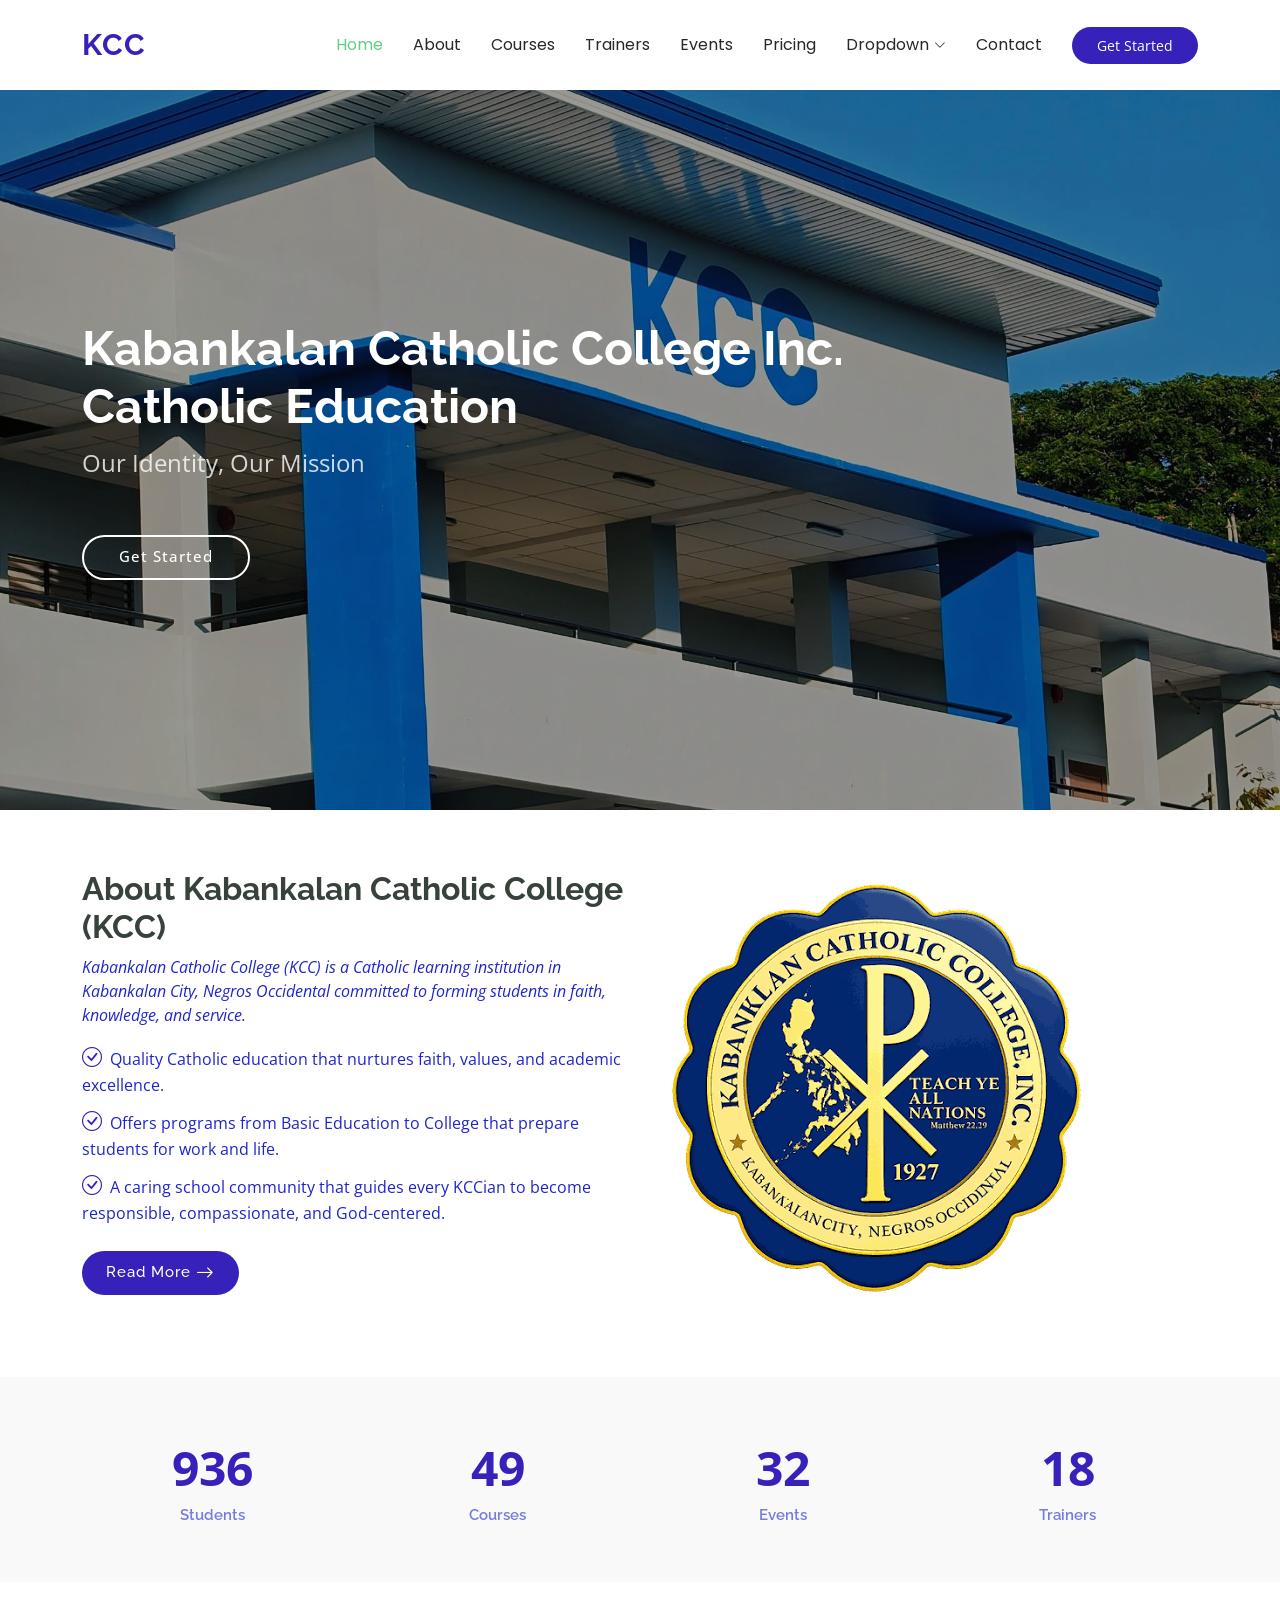
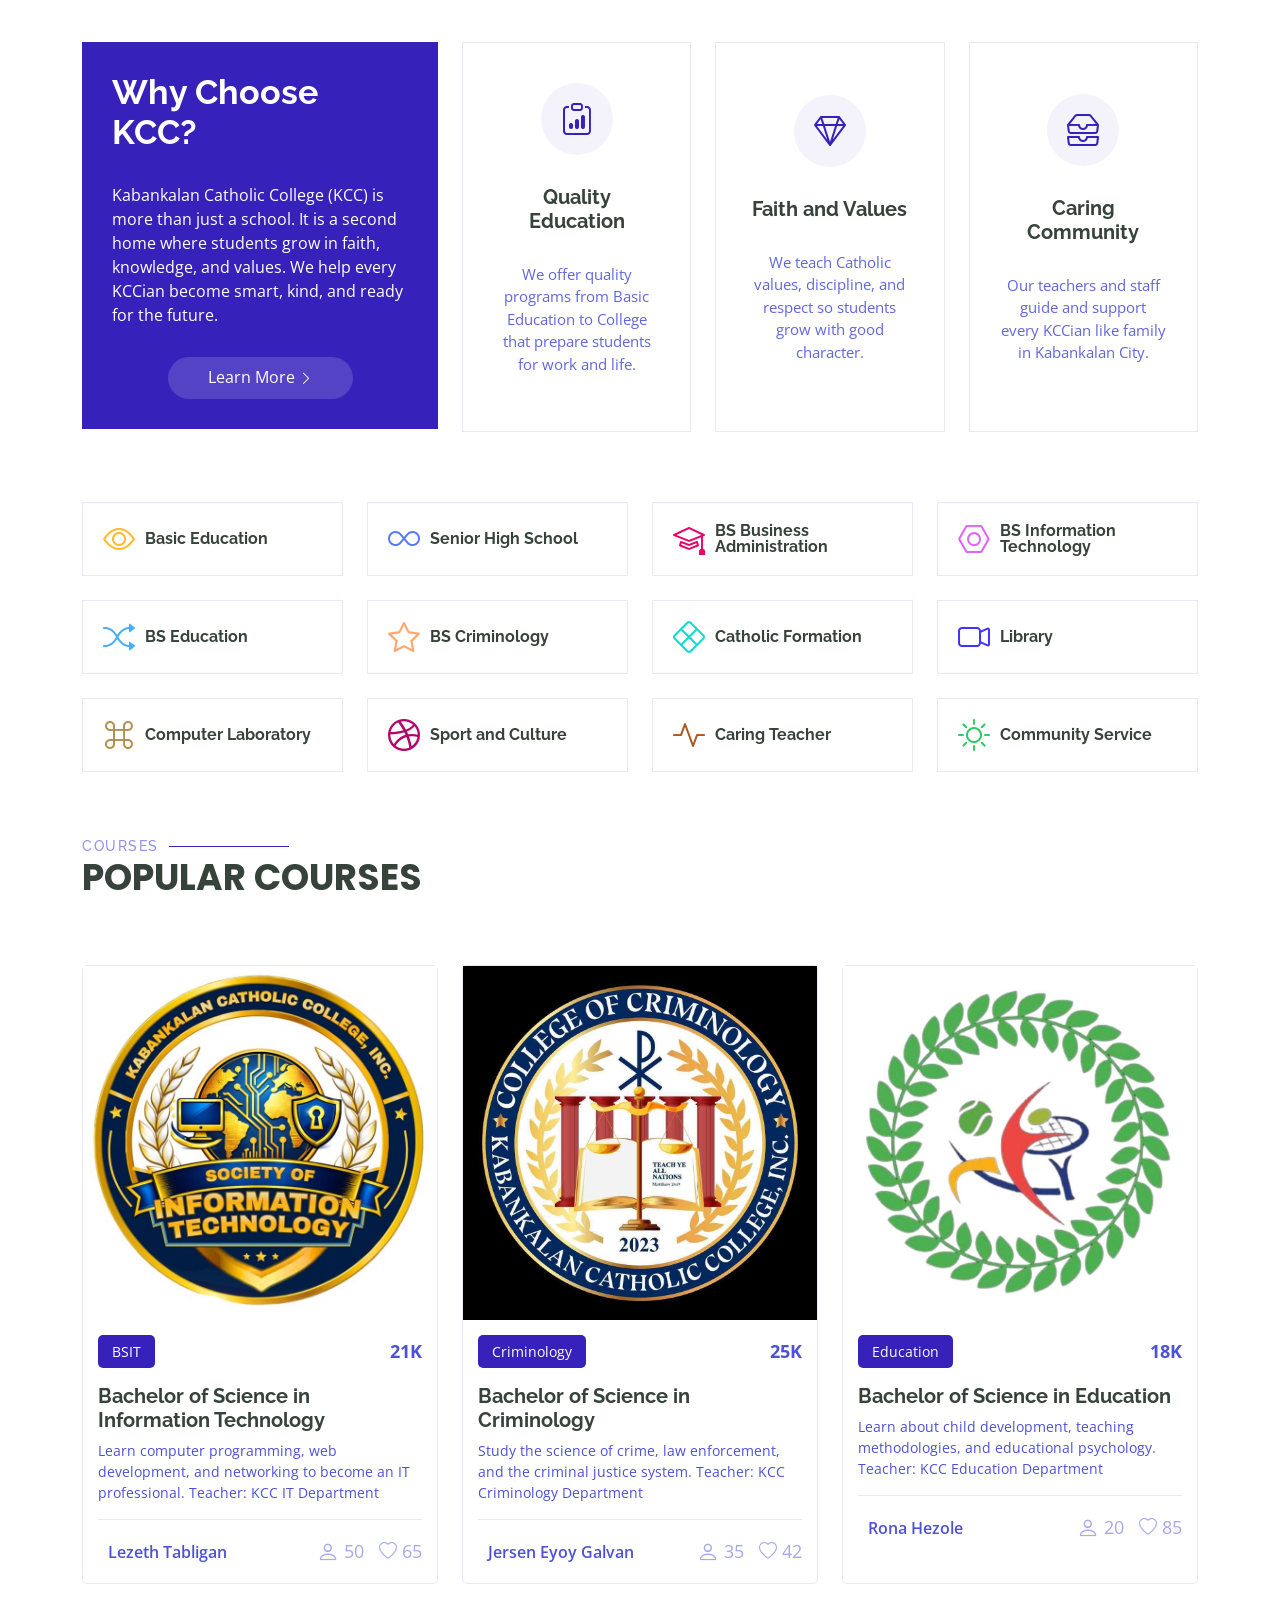
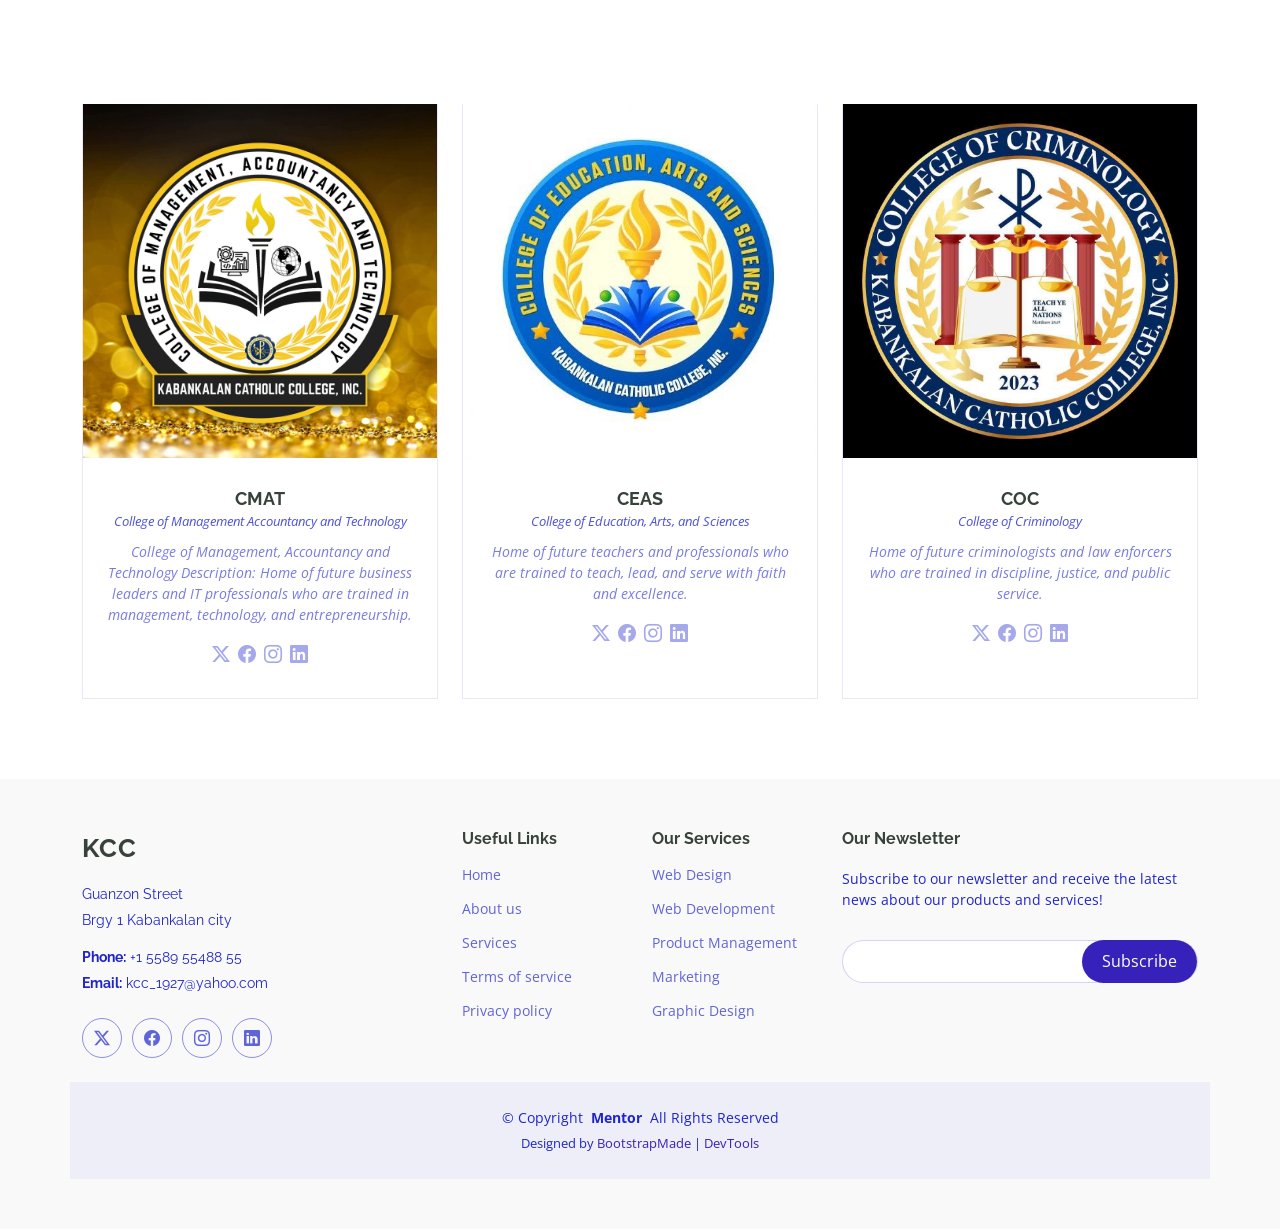
<file: index.html>
<!DOCTYPE html>
<html lang="en">

<head>
  <meta charset="utf-8">
  <meta content="width=device-width, initial-scale=1.0" name="viewport">
  <title>Index - Mentor Bootstrap Template</title>
  <meta name="description" content="">
  <meta name="keywords" content="">

  <!-- Favicons -->
  <link href="assets/img/favicon.png" rel="icon">
  <link href="assets/img/apple-touch-icon.png" rel="apple-touch-icon">

  <!-- Fonts -->
  <link href="https://fonts.googleapis.com" rel="preconnect">
  <link href="https://fonts.gstatic.com" rel="preconnect" crossorigin>
  <link href="https://fonts.googleapis.com/css2?family=Open+Sans:ital,wght@0,300;0,400;0,500;0,600;0,700;0,800;1,300;1,400;1,500;1,600;1,700;1,800&family=Poppins:ital,wght@0,100;0,200;0,300;0,400;0,500;0,600;0,700;0,800;0,900;1,100;1,200;1,300;1,400;1,500;1,600;1,700;1,800;1,900&family=Raleway:ital,wght@0,100;0,200;0,300;0,400;0,500;0,600;0,700;0,800;0,900;1,100;1,200;1,300;1,400;1,500;1,600;1,700;1,800;1,900&display=swap" rel="stylesheet">

  <!-- Vendor CSS Files -->
  <link href="assets/vendor/bootstrap/css/bootstrap.min.css" rel="stylesheet">
  <link href="assets/vendor/bootstrap-icons/bootstrap-icons.css" rel="stylesheet">
  <link href="assets/vendor/aos/aos.css" rel="stylesheet">
  <link href="assets/vendor/glightbox/css/glightbox.min.css" rel="stylesheet">
  <link href="assets/vendor/swiper/swiper-bundle.min.css" rel="stylesheet">

  <!-- Main CSS File -->
  <link href="assets/css/main.css" rel="stylesheet">

  <!-- =======================================================
  * Template Name: Mentor
  * Template URL: https://bootstrapmade.com/mentor-free-education-bootstrap-theme/
  * Updated: Jul 07 2025 with Bootstrap v5.3.7
  * Author: BootstrapMade.com
  * License: https://bootstrapmade.com/license/
  ======================================================== -->
</head>

<body class="index-page">

  <header id="header" class="header d-flex align-items-center sticky-top">
    <div class="container-fluid container-xl position-relative d-flex align-items-center">

      <a href="index.html" class="logo d-flex align-items-center me-auto">
        <!-- Uncomment the line below if you also wish to use an image logo -->
        <!-- <img src="assets/img/logo.webp" alt=""> -->
        <h1 class="sitename">KCC</h1>
      </a>

      <nav id="navmenu" class="navmenu">
        <ul>
          <li><a href="index.html" class="active">Home<br></a></li>
          <li><a href="about.html">About</a></li>
          <li><a href="courses.html">Courses</a></li>
          <li><a href="trainers.html">Trainers</a></li>
          <li><a href="events.html">Events</a></li>
          <li><a href="pricing.html">Pricing</a></li>
          <li class="dropdown"><a href="#"><span>Dropdown</span> <i class="bi bi-chevron-down toggle-dropdown"></i></a>
            <ul>
              <li><a href="#">Dropdown 1</a></li>
              <li class="dropdown"><a href="#"><span>Deep Dropdown</span> <i class="bi bi-chevron-down toggle-dropdown"></i></a>
                <ul>
                  <li><a href="#">Deep Dropdown 1</a></li>
                  <li><a href="#">Deep Dropdown 2</a></li>
                  <li><a href="#">Deep Dropdown 3</a></li>
                  <li><a href="#">Deep Dropdown 4</a></li>
                  <li><a href="#">Deep Dropdown 5</a></li>
                </ul>
              </li>
              <li><a href="#">Dropdown 2</a></li>
              <li><a href="#">Dropdown 3</a></li>
              <li><a href="#">Dropdown 4</a></li>
            </ul>
          </li>
          <li><a href="contact.html">Contact</a></li>
        </ul>
        <i class="mobile-nav-toggle d-xl-none bi bi-list"></i>
      </nav>

      <a class="btn-getstarted" href="courses.html">Get Started</a>

    </div>
  </header>

  <main class="main">

    <!-- Hero Section -->
    <section id="hero" class="hero section dark-background">

      <img src="assets/img/KCC.jpg" alt="" data-aos="fade-in">

      <div class="container">
        <h2 data-aos="fade-up" data-aos-delay="100">Kabankalan Catholic College Inc.<br>Catholic Education</h2>
        <p data-aos="fade-up" data-aos-delay="200">Our Identity, Our Mission</p>
        <div class="d-flex mt-4" data-aos="fade-up" data-aos-delay="300">
          <a href="courses.html" class="btn-get-started">Get Started</a>
        </div>
      </div>

    </section><!-- /Hero Section -->

    <!-- About Section -->
    <section id="about" class="about section">

      <div class="container">

        <div class="row gy-4">

          <div class="col-lg-6 order-1 order-lg-2" data-aos="fade-up" data-aos-delay="100">
            <img src="assets/img/logo.png" class="img-fluid" alt="">
          </div>

          <div class="col-lg-6 order-2 order-lg-1 content" data-aos="fade-up" data-aos-delay="200">
   <h3>About Kabankalan Catholic College (KCC)</h3>
  <p class="fst-italic">
    Kabankalan Catholic College (KCC) is a Catholic learning institution in Kabankalan City, Negros Occidental committed to forming students in faith, knowledge, and service.
  </p>
  <ul>
    <li><i class="bi bi-check-circle"></i> <span>Quality Catholic education that nurtures faith, values, and academic excellence.</span></li>
    <li><i class="bi bi-check-circle"></i> <span>Offers programs from Basic Education to College that prepare students for work and life.</span></li>
    <li><i class="bi bi-check-circle"></i> <span>A caring school community that guides every KCCian to become responsible, compassionate, and God-centered.</span></li>
  </ul>
  <a href="#" class="read-more"><span>Read More</span><i class="bi bi-arrow-right"></i></a>
</div>


        </div>

      </div>

    </section><!-- /About Section -->

    <!-- Counts Section -->
    <section id="counts" class="section counts light-background">

      <div class="container" data-aos="fade-up" data-aos-delay="100">

        <div class="row gy-4">

          <div class="col-lg-3 col-md-6">
            <div class="stats-item text-center w-100 h-100">
              <span data-purecounter-start="0" data-purecounter-end="1232" data-purecounter-duration="1" class="purecounter"></span>
              <p>Students</p>
            </div>
          </div><!-- End Stats Item -->

          <div class="col-lg-3 col-md-6">
            <div class="stats-item text-center w-100 h-100">
              <span data-purecounter-start="0" data-purecounter-end="64" data-purecounter-duration="1" class="purecounter"></span>
              <p>Courses</p>
            </div>
          </div><!-- End Stats Item -->

          <div class="col-lg-3 col-md-6">
            <div class="stats-item text-center w-100 h-100">
              <span data-purecounter-start="0" data-purecounter-end="42" data-purecounter-duration="1" class="purecounter"></span>
              <p>Events</p>
            </div>
          </div><!-- End Stats Item -->

          <div class="col-lg-3 col-md-6">
            <div class="stats-item text-center w-100 h-100">
              <span data-purecounter-start="0" data-purecounter-end="24" data-purecounter-duration="1" class="purecounter"></span>
              <p>Trainers</p>
            </div>
          </div><!-- End Stats Item -->

        </div>

      </div>

    </section><!-- /Counts Section -->

    <!-- Why Us Section -->
    <section id="why-us" class="section why-us">

      <div class="container">

        <div class="row gy-4">

          <div class="col-lg-4" data-aos="fade-up" data-aos-delay="100">
  <div class="why-box">
    <h3>Why Choose KCC?</h3>
    <p>
      Kabankalan Catholic College (KCC) is more than just a school. It is a second home where students grow in faith, knowledge, and values. We help every KCCian become smart, kind, and ready for the future.
    </p>
    <div class="text-center">
      <a href="#about" class="more-btn"><span>Learn More</span> <i class="bi bi-chevron-right"></i></a>
    </div>
  </div>
</div><!-- End Why Box -->

<div class="col-lg-8 d-flex align-items-stretch">
  <div class="row gy-4" data-aos="fade-up" data-aos-delay="200">

    <div class="col-xl-4">
      <div class="icon-box d-flex flex-column justify-content-center align-items-center">
        <i class="bi bi-clipboard-data"></i>
        <h4>Quality Education</h4>
        <p>We offer quality programs from Basic Education to College that prepare students for work and life.</p>
      </div>
    </div><!-- End Icon Box -->

    <div class="col-xl-4">
      <div class="icon-box d-flex flex-column justify-content-center align-items-center">
        <i class="bi bi-gem"></i>
        <h4>Faith and Values</h4>
        <p>We teach Catholic values, discipline, and respect so students grow with good character.</p>
      </div>
    </div><!-- End Icon Box -->

    <div class="col-xl-4">
      <div class="icon-box d-flex flex-column justify-content-center align-items-center">
        <i class="bi bi-inboxes"></i>
        <h4>Caring Community</h4>
        <p>Our teachers and staff guide and support every KCCian like family in Kabankalan City.</p>
      </div>
    </div><!-- End Icon Box -->

  </div>
</div>

        </div>

      </div>

    </section><!-- /Why Us Section -->

    <!-- Features Section -->
    <section id="features" class="features section">

      <div class="container">

        <div class="row gy-4">

          <div class="col-lg-3 col-md-4" data-aos="fade-up" data-aos-delay="100">
            <div class="features-item">
              <i class="bi bi-eye" style="color: #ffbb2c;"></i>
              <h3><a href="" class="stretched-link">Basic Education</a></h3>
            </div>
          </div><!-- End Feature Item -->

          <div class="col-lg-3 col-md-4" data-aos="fade-up" data-aos-delay="200">
            <div class="features-item">
              <i class="bi bi-infinity" style="color: #5578ff;"></i>
              <h3><a href="" class="stretched-link">Senior High School</a></h3>
            </div>
          </div><!-- End Feature Item -->

          <div class="col-lg-3 col-md-4" data-aos="fade-up" data-aos-delay="300">
            <div class="features-item">
              <i class="bi bi-mortarboard" style="color: #e80368;"></i>
              <h3><a href="" class="stretched-link">BS Business Administration</a></h3>
            </div>
          </div><!-- End Feature Item -->

          <div class="col-lg-3 col-md-4" data-aos="fade-up" data-aos-delay="400">
            <div class="features-item">
              <i class="bi bi-nut" style="color: #e361ff;"></i>
              <h3><a href="" class="stretched-link">BS Information Technology</a></h3>
            </div>
          </div><!-- End Feature Item -->

          <div class="col-lg-3 col-md-4" data-aos="fade-up" data-aos-delay="500">
            <div class="features-item">
              <i class="bi bi-shuffle" style="color: #47aeff;"></i>
              <h3><a href="" class="stretched-link">BS Education</a></h3>
            </div>
          </div><!-- End Feature Item -->

          <div class="col-lg-3 col-md-4" data-aos="fade-up" data-aos-delay="600">
            <div class="features-item">
              <i class="bi bi-star" style="color: #ffa76e;"></i>
              <h3><a href="" class="stretched-link">BS Criminology</a></h3>
            </div>
          </div><!-- End Feature Item -->

          <div class="col-lg-3 col-md-4" data-aos="fade-up" data-aos-delay="700">
            <div class="features-item">
              <i class="bi bi-x-diamond" style="color: #11dbcf;"></i>
              <h3><a href="" class="stretched-link">Catholic Formation</a></h3>
            </div>
          </div><!-- End Feature Item -->

          <div class="col-lg-3 col-md-4" data-aos="fade-up" data-aos-delay="800">
            <div class="features-item">
              <i class="bi bi-camera-video" style="color: #4233ff;"></i>
              <h3><a href="" class="stretched-link">Library</a></h3>
            </div>
          </div><!-- End Feature Item -->

          <div class="col-lg-3 col-md-4" data-aos="fade-up" data-aos-delay="900">
            <div class="features-item">
              <i class="bi bi-command" style="color: #b2904f;"></i>
              <h3><a href="" class="stretched-link">Computer Laboratory</a></h3>
            </div>
          </div><!-- End Feature Item -->

          <div class="col-lg-3 col-md-4" data-aos="fade-up" data-aos-delay="1000">
            <div class="features-item">
              <i class="bi bi-dribbble" style="color: #b20969;"></i>
              <h3><a href="" class="stretched-link">Sport and Culture</a></h3>
            </div>
          </div><!-- End Feature Item -->

          <div class="col-lg-3 col-md-4" data-aos="fade-up" data-aos-delay="1100">
            <div class="features-item">
              <i class="bi bi-activity" style="color: #af551e;"></i>
              <h3><a href="" class="stretched-link">Caring Teacher</a></h3>
            </div>
          </div><!-- End Feature Item -->

          <div class="col-lg-3 col-md-4" data-aos="fade-up" data-aos-delay="1200">
            <div class="features-item">
              <i class="bi bi-brightness-high" style="color: #29cc61;"></i>
              <h3><a href="" class="stretched-link">Community Service</a></h3>
            </div>
          </div><!-- End Feature Item -->

        </div>

      </div>

    </section><!-- /Features Section -->

    <!-- Courses Section -->
    <section id="courses" class="courses section">

      <!-- Section Title -->
      <div class="container section-title" data-aos="fade-up">
        <h2>Courses</h2>
        <p>Popular Courses</p>
      </div><!-- End Section Title -->

      <div class="container">

        <div class="row">

          <div class="col-lg-4 col-md-6 d-flex align-items-stretch" data-aos="zoom-in" data-aos-delay="100">
            <div class="course-item">
              <img src="assets/img/bsit.jpg" class="img-fluid" alt="...">
              <div class="course-content">
                <div class="d-flex justify-content-between align-items-center mb-3">
                  <p class="category">BSIT</p>
                  <p class="price">21K</p>
                </div>

                <h3><a href="course-details.html">Bachelor of Science in Information Technology</a></h3>
                <p class="description">Learn computer programming, web development, and networking to become an IT professional.
Teacher: KCC IT Department</p>
                <div class="trainer d-flex justify-content-between align-items-center">
                  <div class="trainer-profile d-flex align-items-center">
                    
                    <a href="" class="trainer-link">Lezeth Tabligan</a>
                  </div>
                  <div class="trainer-rank d-flex align-items-center">
                    <i class="bi bi-person user-icon"></i>&nbsp;50
                    &nbsp;&nbsp;
                    <i class="bi bi-heart heart-icon"></i>&nbsp;65
                  </div>
                </div>
              </div>
            </div>
          </div> <!-- End Course Item-->

          <div class="col-lg-4 col-md-6 d-flex align-items-stretch mt-4 mt-md-0" data-aos="zoom-in" data-aos-delay="200">
            <div class="course-item">
              <img src="assets/img/coc.jpg.jpeg" class="img-fluid" alt="...">
              <div class="course-content">
                <div class="d-flex justify-content-between align-items-center mb-3">
                  <p class="category">Criminology</p>
                  <p class="price">25K</p>
                </div>

                <h3><a href="course-details.html">Bachelor of Science in Criminology</a></h3>
                <p class="description">Study the science of crime, law enforcement, and the criminal justice system.
Teacher: KCC Criminology Department</p>
                <div class="trainer d-flex justify-content-between align-items-center">
                  <div class="trainer-profile d-flex align-items-center">
                    
                    <a href="" class="trainer-link">Jersen Eyoy Galvan</a>
                  </div>
                  <div class="trainer-rank d-flex align-items-center">
                    <i class="bi bi-person user-icon"></i>&nbsp;35
                    &nbsp;&nbsp;
                    <i class="bi bi-heart heart-icon"></i>&nbsp;42
                  </div>
                </div>
              </div>
            </div>
          </div> <!-- End Course Item-->

          <div class="col-lg-4 col-md-6 d-flex align-items-stretch mt-4 mt-lg-0" data-aos="zoom-in" data-aos-delay="300">
            <div class="course-item">
              <img src="assets/img/peed.jpg" class="img-fluid" alt="...">
              <div class="course-content">
                <div class="d-flex justify-content-between align-items-center mb-3">
                  <p class="category">Education</p>
                  <p class="price">18K</p>
                </div>

                <h3><a href="course-details.html">Bachelor of Science in Education</a></h3>
                <p class="description">Learn about child development, teaching methodologies, and educational psychology.
Teacher: KCC Education Department</p>
                <div class="trainer d-flex justify-content-between align-items-center">
                  <div class="trainer-profile d-flex align-items-center">
                    
                    <a href="" class="trainer-link">Rona Hezole</a>
                  </div>
                  <div class="trainer-rank d-flex align-items-center">
                    <i class="bi bi-person user-icon"></i>&nbsp;20
                    &nbsp;&nbsp;
                    <i class="bi bi-heart heart-icon"></i>&nbsp;85
                  </div>
                </div>
              </div>
            </div>
          </div> <!-- End Course Item-->

        </div>

      </div>

    </section><!-- /Courses Section -->

    <!-- Trainers Index Section -->
    <section id="trainers-index" class="section trainers-index">

      <div class="container">

        <div class="row">

          <div class="col-lg-4 col-md-6 d-flex" data-aos="fade-up" data-aos-delay="100">
            <div class="member">
              <img src="assets/img/cmat.jpg.jpeg" class="img-fluid" alt="">
              <div class="member-content">
                <h4>CMAT</h4>
                <span>College of Management Accountancy and Technology</span>
                <p>
                  College of Management, Accountancy and Technology
Description: Home of future business leaders and IT professionals who are trained in management, technology, and entrepreneurship.
                </p>
                <div class="social">
                  <a href=""><i class="bi bi-twitter-x"></i></a>
                  <a href=""><i class="bi bi-facebook"></i></a>
                  <a href=""><i class="bi bi-instagram"></i></a>
                  <a href=""><i class="bi bi-linkedin"></i></a>
                </div>
              </div>
            </div>
          </div><!-- End Team Member -->

          <div class="col-lg-4 col-md-6 d-flex" data-aos="fade-up" data-aos-delay="200">
            <div class="member">
              <img src="assets/img/ceas.jpg (2).jpeg" class="img-fluid" alt="">
              <div class="member-content">
                <h4>CEAS</h4>
                <span>College of Education, Arts, and Sciences</span>
                <p>
                  Home of future teachers and professionals who are trained to teach, lead, and serve with faith and excellence.
                </p>
                <div class="social">
                  <a href=""><i class="bi bi-twitter-x"></i></a>
                  <a href=""><i class="bi bi-facebook"></i></a>
                  <a href=""><i class="bi bi-instagram"></i></a>
                  <a href=""><i class="bi bi-linkedin"></i></a>
                </div>
              </div>
            </div>
          </div><!-- End Team Member -->

          <div class="col-lg-4 col-md-6 d-flex" data-aos="fade-up" data-aos-delay="300">
            <div class="member">
              <img src="assets/img/coc.jpg.jpeg" class="img-fluid" alt="">
              <div class="member-content">
                <h4>COC</h4>
                <span>College of Criminology</span>
                <p>
                  Home of future criminologists and law enforcers who are trained in discipline, justice, and public service.

                </p>
                <div class="social">
                  <a href=""><i class="bi bi-twitter-x"></i></a>
                  <a href=""><i class="bi bi-facebook"></i></a>
                  <a href=""><i class="bi bi-instagram"></i></a>
                  <a href=""><i class="bi bi-linkedin"></i></a>
                </div>
              </div>
            </div>
          </div><!-- End Team Member -->

        </div>

      </div>

    </section><!-- /Trainers Index Section -->

  </main>

  <footer id="footer" class="footer position-relative light-background">

    <div class="container footer-top">
      <div class="row gy-4">
        <div class="col-lg-4 col-md-6 footer-about">
          <a href="index.html" class="logo d-flex align-items-center">
            <span class="sitename">KCC</span>
          </a>
          <div class="footer-contact pt-3">
            <p>Guanzon Street</p>
            <p>Brgy 1 Kabankalan city</p>
            <p class="mt-3"><strong>Phone:</strong> <span>+1 5589 55488 55</span></p>
            <p><strong>Email:</strong> <span>kcc_1927@yahoo.com</span></p>
          </div>
          <div class="social-links d-flex mt-4">
            <a href=""><i class="bi bi-twitter-x"></i></a>
            <a href=""><i class="bi bi-facebook"></i></a>
            <a href=""><i class="bi bi-instagram"></i></a>
            <a href=""><i class="bi bi-linkedin"></i></a>
          </div>
        </div>

        <div class="col-lg-2 col-md-3 footer-links">
          <h4>Useful Links</h4>
          <ul>
            <li><a href="#">Home</a></li>
            <li><a href="#">About us</a></li>
            <li><a href="#">Services</a></li>
            <li><a href="#">Terms of service</a></li>
            <li><a href="#">Privacy policy</a></li>
          </ul>
        </div>

        <div class="col-lg-2 col-md-3 footer-links">
          <h4>Our Services</h4>
          <ul>
            <li><a href="#">Web Design</a></li>
            <li><a href="#">Web Development</a></li>
            <li><a href="#">Product Management</a></li>
            <li><a href="#">Marketing</a></li>
            <li><a href="#">Graphic Design</a></li>
          </ul>
        </div>

        <div class="col-lg-4 col-md-12 footer-newsletter">
          <h4>Our Newsletter</h4>
          <p>Subscribe to our newsletter and receive the latest news about our products and services!</p>
          <form action="#" method="post" class="email-form">
            <div class="newsletter-form"><input type="email" name="email"><input type="submit" value="Subscribe"></div>
            <div class="loading">Loading</div>
            <div class="error-message"></div>
            <div class="sent-message">Your subscription request has been sent. Thank you!</div>
          </form>
        </div>

      </div>
    </div>

    <div class="container copyright text-center mt-4">
      <p>© <span>Copyright</span> <strong class="px-1 sitename">Mentor</strong> <span>All Rights Reserved</span></p>
      <div class="credits">
        <!-- All the links in the footer should remain intact. -->
        <!-- You can delete the links only if you've purchased the pro version. -->
        <!-- Licensing information: https://bootstrapmade.com/license/ -->
        Designed by <a href="https://bootstrapmade.com/">BootstrapMade</a> | <a href="https://bootstrapmade.com/tools/">DevTools</a>
      </div>
    </div>

  </footer>

  <!-- Scroll Top -->
  <a href="#" id="scroll-top" class="scroll-top d-flex align-items-center justify-content-center"><i class="bi bi-arrow-up-short"></i></a>

  <!-- Preloader -->
  <div id="preloader"></div>

  <!-- Vendor JS Files -->
  <script src="assets/vendor/bootstrap/js/bootstrap.bundle.min.js"></script>
  <script src="assets/vendor/aos/aos.js"></script>
  <script src="assets/vendor/glightbox/js/glightbox.min.js"></script>
  <script src="assets/vendor/purecounter/purecounter_vanilla.js"></script>
  <script src="assets/vendor/swiper/swiper-bundle.min.js"></script>

  <!-- Main JS File -->
  <script src="assets/js/main.js"></script>

</body>

</html>
</file>
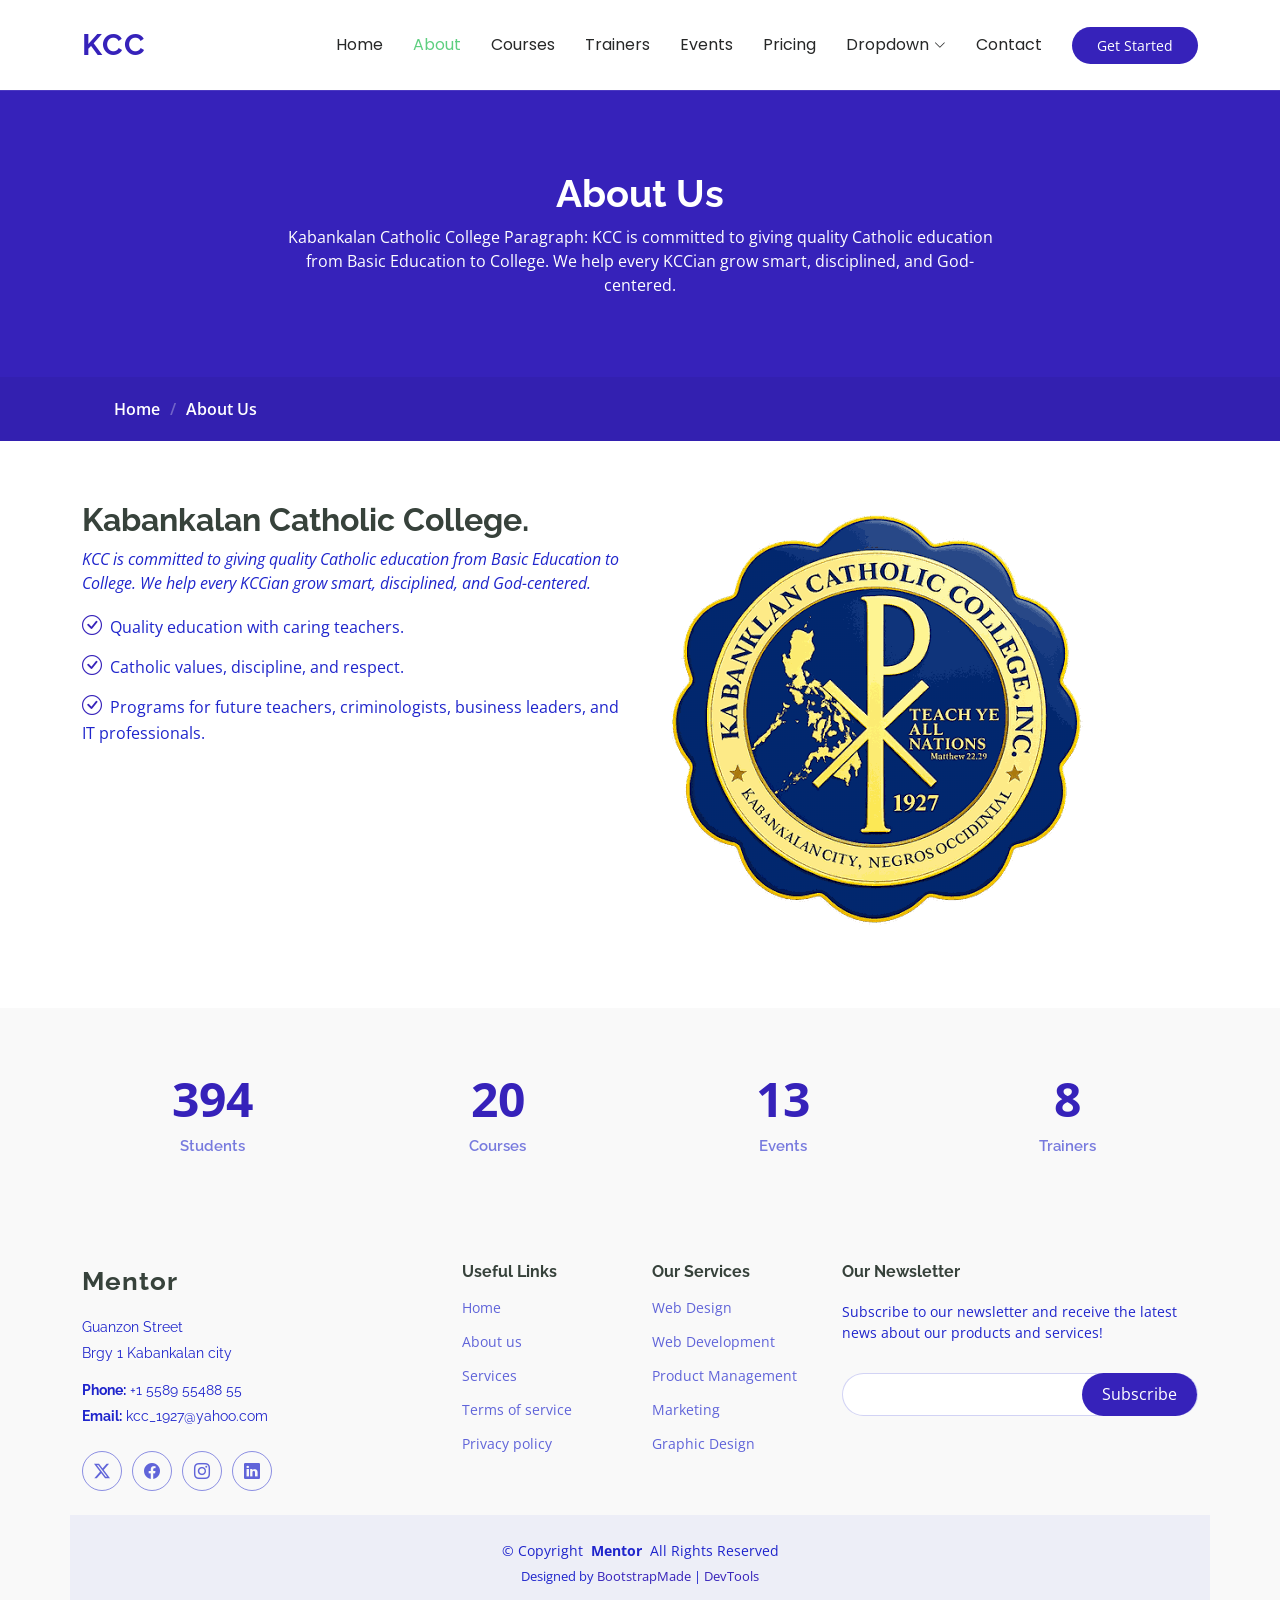
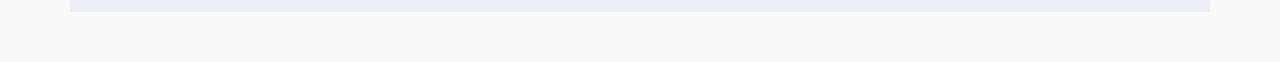
<file: about.html>
<!DOCTYPE html>
<html lang="en">

<head>
  <meta charset="utf-8">
  <meta content="width=device-width, initial-scale=1.0" name="viewport">
  <title>About - Mentor Bootstrap Template</title>
  <meta name="description" content="">
  <meta name="keywords" content="">

  <!-- Favicons -->
  <link href="assets/img/favicon.png" rel="icon">
  <link href="assets/img/apple-touch-icon.png" rel="apple-touch-icon">

  <!-- Fonts -->
  <link href="https://fonts.googleapis.com" rel="preconnect">
  <link href="https://fonts.gstatic.com" rel="preconnect" crossorigin>
  <link href="https://fonts.googleapis.com/css2?family=Open+Sans:ital,wght@0,300;0,400;0,500;0,600;0,700;0,800;1,300;1,400;1,500;1,600;1,700;1,800&family=Poppins:ital,wght@0,100;0,200;0,300;0,400;0,500;0,600;0,700;0,800;0,900;1,100;1,200;1,300;1,400;1,500;1,600;1,700;1,800;1,900&family=Raleway:ital,wght@0,100;0,200;0,300;0,400;0,500;0,600;0,700;0,800;0,900;1,100;1,200;1,300;1,400;1,500;1,600;1,700;1,800;1,900&display=swap" rel="stylesheet">

  <!-- Vendor CSS Files -->
  <link href="assets/vendor/bootstrap/css/bootstrap.min.css" rel="stylesheet">
  <link href="assets/vendor/bootstrap-icons/bootstrap-icons.css" rel="stylesheet">
  <link href="assets/vendor/aos/aos.css" rel="stylesheet">
  <link href="assets/vendor/glightbox/css/glightbox.min.css" rel="stylesheet">
  <link href="assets/vendor/swiper/swiper-bundle.min.css" rel="stylesheet">

  <!-- Main CSS File -->
  <link href="assets/css/main.css" rel="stylesheet">

  <!-- =======================================================
  * Template Name: Mentor
  * Template URL: https://bootstrapmade.com/mentor-free-education-bootstrap-theme/
  * Updated: Jul 07 2025 with Bootstrap v5.3.7
  * Author: BootstrapMade.com
  * License: https://bootstrapmade.com/license/
  ======================================================== -->
</head>

<body class="about-page">

  <header id="header" class="header d-flex align-items-center sticky-top">
    <div class="container-fluid container-xl position-relative d-flex align-items-center">

      <a href="index.html" class="logo d-flex align-items-center me-auto">
        <!-- Uncomment the line below if you also wish to use an image logo -->
        <!-- <img src="assets/img/logo.webp" alt=""> -->
        <h1 class="sitename">KCC</h1>
      </a>

      <nav id="navmenu" class="navmenu">
        <ul>
          <li><a href="index.html">Home<br></a></li>
          <li><a href="about.html" class="active">About</a></li>
          <li><a href="courses.html">Courses</a></li>
          <li><a href="trainers.html">Trainers</a></li>
          <li><a href="events.html">Events</a></li>
          <li><a href="pricing.html">Pricing</a></li>
          <li class="dropdown"><a href="#"><span>Dropdown</span> <i class="bi bi-chevron-down toggle-dropdown"></i></a>
            <ul>
              <li><a href="#">Dropdown 1</a></li>
              <li class="dropdown"><a href="#"><span>Deep Dropdown</span> <i class="bi bi-chevron-down toggle-dropdown"></i></a>
                <ul>
                  <li><a href="#">Deep Dropdown 1</a></li>
                  <li><a href="#">Deep Dropdown 2</a></li>
                  <li><a href="#">Deep Dropdown 3</a></li>
                  <li><a href="#">Deep Dropdown 4</a></li>
                  <li><a href="#">Deep Dropdown 5</a></li>
                </ul>
              </li>
              <li><a href="#">Dropdown 2</a></li>
              <li><a href="#">Dropdown 3</a></li>
              <li><a href="#">Dropdown 4</a></li>
            </ul>
          </li>
          <li><a href="contact.html">Contact</a></li>
        </ul>
        <i class="mobile-nav-toggle d-xl-none bi bi-list"></i>
      </nav>

      <a class="btn-getstarted" href="courses.html">Get Started</a>

    </div>
  </header>

  <main class="main">

    <!-- Page Title -->
    <div class="page-title" data-aos="fade">
      <div class="heading">
        <div class="container">
          <div class="row d-flex justify-content-center text-center">
            <div class="col-lg-8">
              <h1>About Us<br></h1>
              <p class="mb-0">Kabankalan Catholic College
Paragraph: KCC is committed to giving quality Catholic education from Basic Education to College. We help every KCCian grow smart, disciplined, and God-centered.</p>
            </div>
          </div>
        </div>
      </div>
      <nav class="breadcrumbs">
        <div class="container">
          <ol>
            <li><a href="index.html">Home</a></li>
            <li class="current">About Us<br></li>
          </ol>
        </div>
      </nav>
    </div><!-- End Page Title -->

    <!-- About Us Section -->
    <section id="about-us" class="section about-us">

      <div class="container">

        <div class="row gy-4">

          <div class="col-lg-6 order-1 order-lg-2" data-aos="fade-up" data-aos-delay="100">
            <img src="assets/img/logo.png" class="img-fluid" alt="">
          </div>

          <div class="col-lg-6 order-2 order-lg-1 content" data-aos="fade-up" data-aos-delay="200">
            <h3>Kabankalan Catholic College.</h3>
            <p class="fst-italic">
              KCC is committed to giving quality Catholic education from Basic Education to College. We help every KCCian grow smart, disciplined, and God-centered.
            </p>
            <ul>
              <li><i class="bi bi-check-circle"></i> <span> Quality education with caring teachers.</span></li>
              <li><i class="bi bi-check-circle"></i> <span>Catholic values, discipline, and respect.</span></li>
              <li><i class="bi bi-check-circle"></i> <span>Programs for future teachers, criminologists, business leaders, and IT professionals.</span></li>
            </ul>
          </div>

        </div>

      </div>

    </section><!-- /About Us Section -->

    <!-- Counts Section -->
    <section id="counts" class="section counts light-background">

      <div class="container" data-aos="fade-up" data-aos-delay="100">

        <div class="row gy-4">

          <div class="col-lg-3 col-md-6">
            <div class="stats-item text-center w-100 h-100">
              <span data-purecounter-start="0" data-purecounter-end="1232" data-purecounter-duration="1" class="purecounter"></span>
              <p>Students</p>
            </div>
          </div><!-- End Stats Item -->

          <div class="col-lg-3 col-md-6">
            <div class="stats-item text-center w-100 h-100">
              <span data-purecounter-start="0" data-purecounter-end="64" data-purecounter-duration="1" class="purecounter"></span>
              <p>Courses</p>
            </div>
          </div><!-- End Stats Item -->

          <div class="col-lg-3 col-md-6">
            <div class="stats-item text-center w-100 h-100">
              <span data-purecounter-start="0" data-purecounter-end="42" data-purecounter-duration="1" class="purecounter"></span>
              <p>Events</p>
            </div>
          </div><!-- End Stats Item -->

          <div class="col-lg-3 col-md-6">
            <div class="stats-item text-center w-100 h-100">
              <span data-purecounter-start="0" data-purecounter-end="24" data-purecounter-duration="1" class="purecounter"></span>
              <p>Trainers</p>
            </div>
          </div><!-- End Stats Item -->

        </div>

      </div>

    </section><!-- /Counts Section -->

    

    </section><!-- /Testimonials Section -->

  </main>

  <footer id="footer" class="footer position-relative light-background">

    <div class="container footer-top">
      <div class="row gy-4">
        <div class="col-lg-4 col-md-6 footer-about">
          <a href="index.html" class="logo d-flex align-items-center">
            <span class="sitename">Mentor</span>
          </a>
          <div class="footer-contact pt-3">
            <p>Guanzon Street</p>
            <p>Brgy 1 Kabankalan city</p>
            <p class="mt-3"><strong>Phone:</strong> <span>+1 5589 55488 55</span></p>
            <p><strong>Email:</strong> <span>kcc_1927@yahoo.com</span></p>
          </div>
          <div class="social-links d-flex mt-4">
            <a href=""><i class="bi bi-twitter-x"></i></a>
            <a href=""><i class="bi bi-facebook"></i></a>
            <a href=""><i class="bi bi-instagram"></i></a>
            <a href=""><i class="bi bi-linkedin"></i></a>
          </div>
        </div>

        <div class="col-lg-2 col-md-3 footer-links">
          <h4>Useful Links</h4>
          <ul>
            <li><a href="#">Home</a></li>
            <li><a href="#">About us</a></li>
            <li><a href="#">Services</a></li>
            <li><a href="#">Terms of service</a></li>
            <li><a href="#">Privacy policy</a></li>
          </ul>
        </div>

        <div class="col-lg-2 col-md-3 footer-links">
          <h4>Our Services</h4>
          <ul>
            <li><a href="#">Web Design</a></li>
            <li><a href="#">Web Development</a></li>
            <li><a href="#">Product Management</a></li>
            <li><a href="#">Marketing</a></li>
            <li><a href="#">Graphic Design</a></li>
          </ul>
        </div>

        <div class="col-lg-4 col-md-12 footer-newsletter">
          <h4>Our Newsletter</h4>
          <p>Subscribe to our newsletter and receive the latest news about our products and services!</p>
          <form action="#" method="post" class="email-form">
            <div class="newsletter-form"><input type="email" name="email"><input type="submit" value="Subscribe"></div>
            <div class="loading">Loading</div>
            <div class="error-message"></div>
            <div class="sent-message">Your subscription request has been sent. Thank you!</div>
          </form>
        </div>

      </div>
    </div>

    <div class="container copyright text-center mt-4">
      <p>© <span>Copyright</span> <strong class="px-1 sitename">Mentor</strong> <span>All Rights Reserved</span></p>
      <div class="credits">
        <!-- All the links in the footer should remain intact. -->
        <!-- You can delete the links only if you've purchased the pro version. -->
        <!-- Licensing information: https://bootstrapmade.com/license/ -->
        Designed by <a href="https://bootstrapmade.com/">BootstrapMade</a> | <a href="https://bootstrapmade.com/tools/">DevTools</a>
      </div>
    </div>

  </footer>

  <!-- Scroll Top -->
  <a href="#" id="scroll-top" class="scroll-top d-flex align-items-center justify-content-center"><i class="bi bi-arrow-up-short"></i></a>

  <!-- Preloader -->
  <div id="preloader"></div>

  <!-- Vendor JS Files -->
  <script src="assets/vendor/bootstrap/js/bootstrap.bundle.min.js"></script>
  <script src="assets/vendor/aos/aos.js"></script>
  <script src="assets/vendor/glightbox/js/glightbox.min.js"></script>
  <script src="assets/vendor/purecounter/purecounter_vanilla.js"></script>
  <script src="assets/vendor/swiper/swiper-bundle.min.js"></script>

  <!-- Main JS File -->
  <script src="assets/js/main.js"></script>

</body>

</html>
</file>
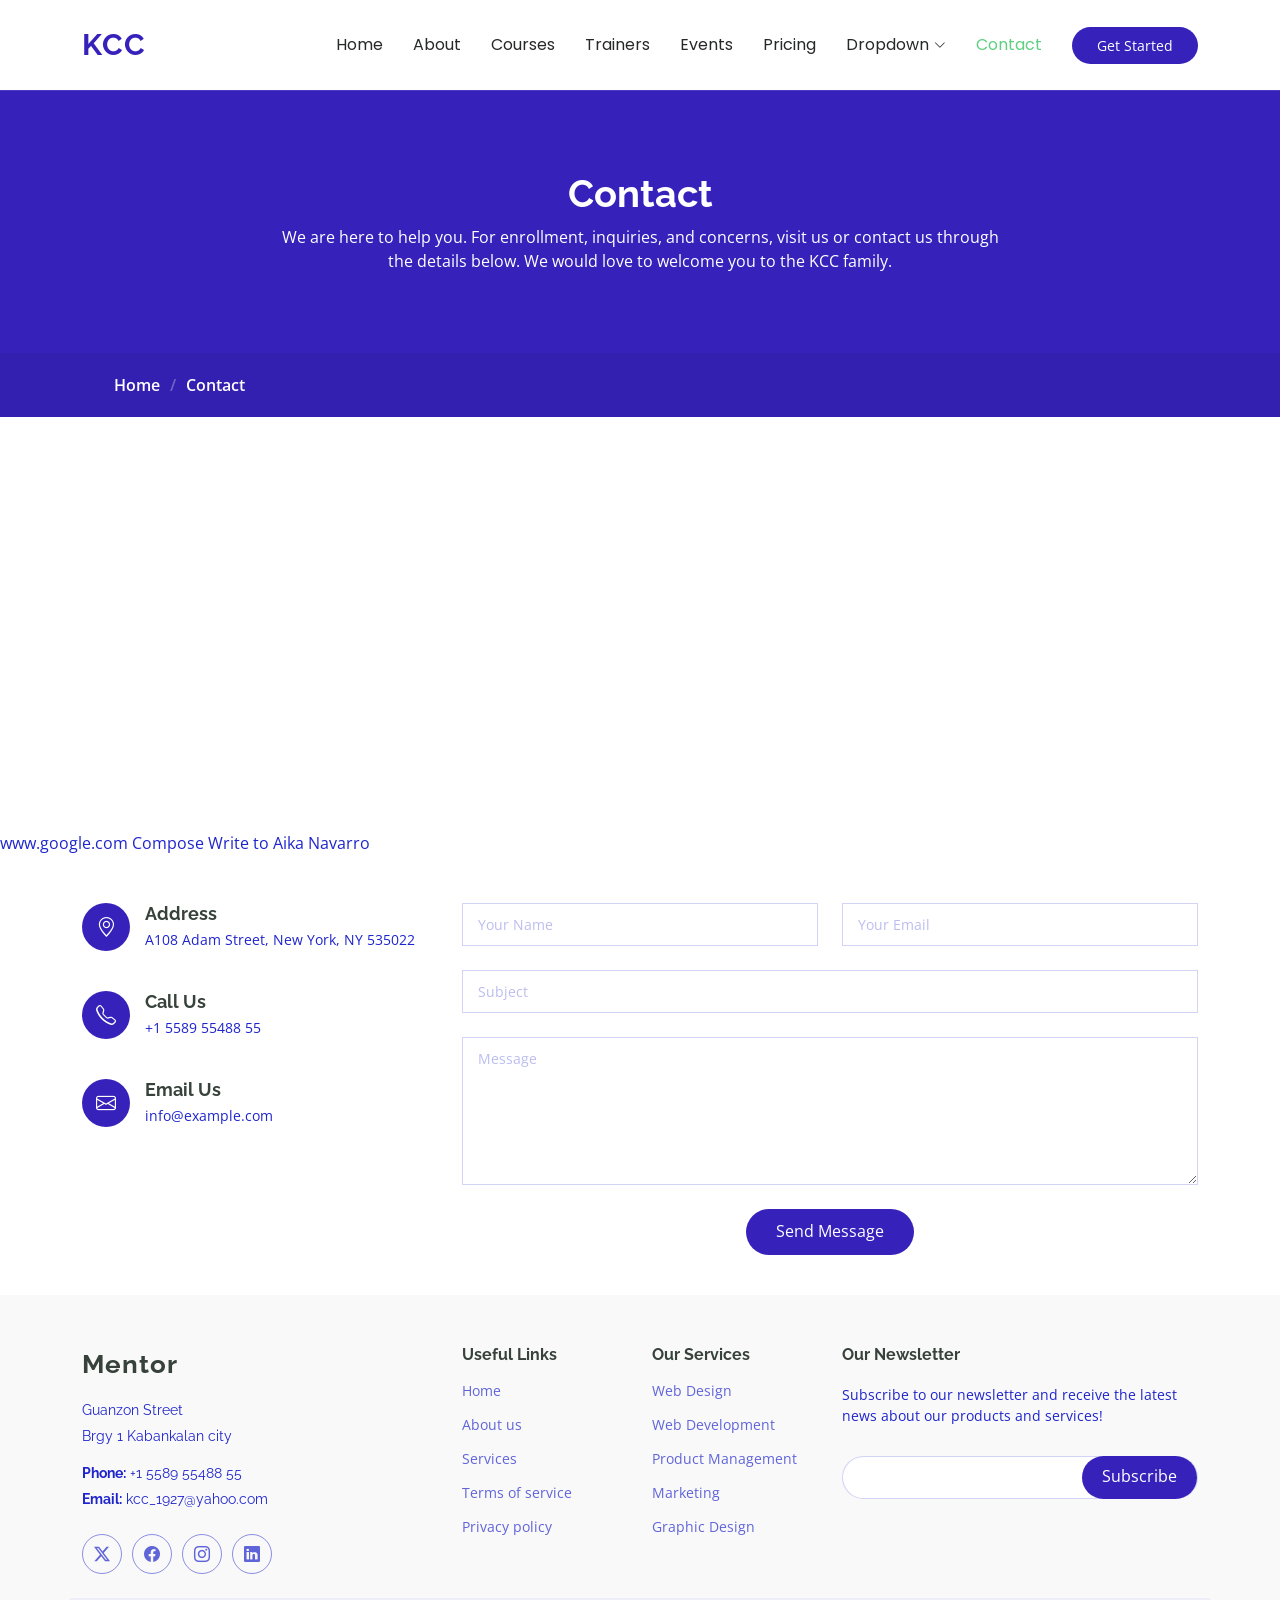
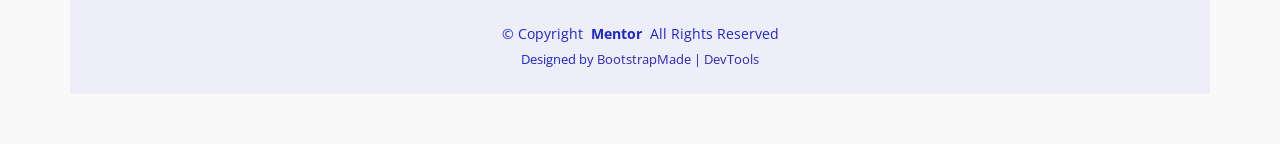
<file: contact.html>
<!DOCTYPE html>
<html lang="en">

<head>
  <meta charset="utf-8">
  <meta content="width=device-width, initial-scale=1.0" name="viewport">
  <title>Contact - Mentor Bootstrap Template</title>
  <meta name="description" content="">
  <meta name="keywords" content="">

  <!-- Favicons -->
  <link href="assets/img/favicon.png" rel="icon">
  <link href="assets/img/apple-touch-icon.png" rel="apple-touch-icon">

  <!-- Fonts -->
  <link href="https://fonts.googleapis.com" rel="preconnect">
  <link href="https://fonts.gstatic.com" rel="preconnect" crossorigin>
  <link
    href="https://fonts.googleapis.com/css2?family=Open+Sans:ital,wght@0,300;0,400;0,500;0,600;0,700;0,800;1,300;1,400;1,500;1,600;1,700;1,800&family=Poppins:ital,wght@0,100;0,200;0,300;0,400;0,500;0,600;0,700;0,800;0,900;1,100;1,200;1,300;1,400;1,500;1,600;1,700;1,800;1,900&family=Raleway:ital,wght@0,100;0,200;0,300;0,400;0,500;0,600;0,700;0,800;0,900;1,100;1,200;1,300;1,400;1,500;1,600;1,700;1,800;1,900&display=swap"
    rel="stylesheet">

  <!-- Vendor CSS Files -->
  <link href="assets/vendor/bootstrap/css/bootstrap.min.css" rel="stylesheet">
  <link href="assets/vendor/bootstrap-icons/bootstrap-icons.css" rel="stylesheet">
  <link href="assets/vendor/aos/aos.css" rel="stylesheet">
  <link href="assets/vendor/glightbox/css/glightbox.min.css" rel="stylesheet">
  <link href="assets/vendor/swiper/swiper-bundle.min.css" rel="stylesheet">

  <!-- Main CSS File -->
  <link href="assets/css/main.css" rel="stylesheet">

  <!-- =======================================================
  * Template Name: Mentor
  * Template URL: https://bootstrapmade.com/mentor-free-education-bootstrap-theme/
  * Updated: Jul 07 2025 with Bootstrap v5.3.7
  * Author: BootstrapMade.com
  * License: https://bootstrapmade.com/license/
  ======================================================== -->
</head>

<body class="contact-page">

  <header id="header" class="header d-flex align-items-center sticky-top">
    <div class="container-fluid container-xl position-relative d-flex align-items-center">

      <a href="index.html" class="logo d-flex align-items-center me-auto">
        <!-- Uncomment the line below if you also wish to use an image logo -->
        <!-- <img src="assets/img/logo.webp" alt=""> -->
        <h1 class="sitename">KCC</h1>
      </a>

      <nav id="navmenu" class="navmenu">
        <ul>
          <li><a href="index.html">Home<br></a></li>
          <li><a href="about.html">About</a></li>
          <li><a href="courses.html">Courses</a></li>
          <li><a href="trainers.html">Trainers</a></li>
          <li><a href="events.html">Events</a></li>
          <li><a href="pricing.html">Pricing</a></li>
          <li class="dropdown"><a href="#"><span>Dropdown</span> <i class="bi bi-chevron-down toggle-dropdown"></i></a>
            <ul>
              <li><a href="#">Dropdown 1</a></li>
              <li class="dropdown"><a href="#"><span>Deep Dropdown</span> <i
                    class="bi bi-chevron-down toggle-dropdown"></i></a>
                <ul>
                  <li><a href="#">Deep Dropdown 1</a></li>
                  <li><a href="#">Deep Dropdown 2</a></li>
                  <li><a href="#">Deep Dropdown 3</a></li>
                  <li><a href="#">Deep Dropdown 4</a></li>
                  <li><a href="#">Deep Dropdown 5</a></li>
                </ul>
              </li>
              <li><a href="#">Dropdown 2</a></li>
              <li><a href="#">Dropdown 3</a></li>
              <li><a href="#">Dropdown 4</a></li>
            </ul>
          </li>
          <li><a href="contact.html" class="active">Contact</a></li>
        </ul>
        <i class="mobile-nav-toggle d-xl-none bi bi-list"></i>
      </nav>

      <a class="btn-getstarted" href="courses.html">Get Started</a>

    </div>
  </header>

  <main class="main">

    <!-- Page Title -->
    <div class="page-title" data-aos="fade">
      <div class="heading">
        <div class="container">
          <div class="row d-flex justify-content-center text-center">
            <div class="col-lg-8">
              <h1>Contact</h1>
              <p class="mb-0">We are here to help you. For enrollment, inquiries, and concerns, visit us or contact us through the details below. We would love to welcome you to the KCC family.
</p>
            </div>
          </div>
        </div>
      </div>
      <nav class="breadcrumbs">
        <div class="container">
          <ol>
            <li><a href="index.html">Home</a></li>
            <li class="current">Contact</li>
          </ol>
        </div>
      </nav>
    </div><!-- End Page Title -->

    <!-- Contact Section -->
    <section id="contact" class="contact section">

      <div class="mb-5" data-aos="fade-up" data-aos-delay="200">
        <iframe 
  src="https://www.google.com/maps?q=Kabankalan%20Catholic%20College%2C%20Guanzon%20St.%2C%20Kabankalan%20City%2C%20Negros%20Occidental&output=embed" 
  style="border:0; width:100%; height:400px;" 
  allowfullscreen="" 
  loading="lazy">
</iframe>
www.google.com
Compose
Write to Aika Navarro

      </div><!-- End Google Maps -->

      <div class="container" data-aos="fade-up" data-aos-delay="100">

        <div class="row gy-4">

          <div class="col-lg-4">
            <div class="info-item d-flex" data-aos="fade-up" data-aos-delay="300">
              <i class="bi bi-geo-alt flex-shrink-0"></i>
              <div>
                <h3>Address</h3>
                <p>A108 Adam Street, New York, NY 535022</p>
              </div>
            </div><!-- End Info Item -->

            <div class="info-item d-flex" data-aos="fade-up" data-aos-delay="400">
              <i class="bi bi-telephone flex-shrink-0"></i>
              <div>
                <h3>Call Us</h3>
                <p>+1 5589 55488 55</p>
              </div>
            </div><!-- End Info Item -->

            <div class="info-item d-flex" data-aos="fade-up" data-aos-delay="500">
              <i class="bi bi-envelope flex-shrink-0"></i>
              <div>
                <h3>Email Us</h3>
                <p>info@example.com</p>
              </div>
            </div><!-- End Info Item -->

          </div>

          <div class="col-lg-8">
            <form action="#" method="post" class="email-form" data-aos="fade-up" data-aos-delay="200">
              <div class="row gy-4">

                <div class="col-md-6">
                  <input type="text" name="name" class="form-control" placeholder="Your Name" required="">
                </div>

                <div class="col-md-6 ">
                  <input type="email" class="form-control" name="email" placeholder="Your Email" required="">
                </div>

                <div class="col-md-12">
                  <input type="text" class="form-control" name="subject" placeholder="Subject" required="">
                </div>

                <div class="col-md-12">
                  <textarea class="form-control" name="message" rows="6" placeholder="Message" required=""></textarea>
                </div>

                <div class="col-md-12 text-center">
                  <div class="loading">Loading</div>
                  <div class="error-message"></div>
                  <div class="sent-message">Your message has been sent. Thank you!</div>

                  <button type="submit">Send Message</button>
                </div>

              </div>
            </form>
          </div><!-- End Contact Form -->

        </div>

      </div>

    </section><!-- /Contact Section -->

  </main>

  <footer id="footer" class="footer position-relative light-background">

    <div class="container footer-top">
      <div class="row gy-4">
        <div class="col-lg-4 col-md-6 footer-about">
          <a href="index.html" class="logo d-flex align-items-center">
            <span class="sitename">Mentor</span>
          </a>
          <div class="footer-contact pt-3">
            <p>Guanzon Street</p>
            <p>Brgy 1 Kabankalan city</p>
            <p class="mt-3"><strong>Phone:</strong> <span>+1 5589 55488 55</span></p>
            <p><strong>Email:</strong> <span>kcc_1927@yahoo.com</span></p>
          </div>
          <div class="social-links d-flex mt-4">
            <a href=""><i class="bi bi-twitter-x"></i></a>
            <a href=""><i class="bi bi-facebook"></i></a>
            <a href=""><i class="bi bi-instagram"></i></a>
            <a href=""><i class="bi bi-linkedin"></i></a>
          </div>
        </div>

        <div class="col-lg-2 col-md-3 footer-links">
          <h4>Useful Links</h4>
          <ul>
            <li><a href="#">Home</a></li>
            <li><a href="#">About us</a></li>
            <li><a href="#">Services</a></li>
            <li><a href="#">Terms of service</a></li>
            <li><a href="#">Privacy policy</a></li>
          </ul>
        </div>

        <div class="col-lg-2 col-md-3 footer-links">
          <h4>Our Services</h4>
          <ul>
            <li><a href="#">Web Design</a></li>
            <li><a href="#">Web Development</a></li>
            <li><a href="#">Product Management</a></li>
            <li><a href="#">Marketing</a></li>
            <li><a href="#">Graphic Design</a></li>
          </ul>
        </div>

        <div class="col-lg-4 col-md-12 footer-newsletter">
          <h4>Our Newsletter</h4>
          <p>Subscribe to our newsletter and receive the latest news about our products and services!</p>
          <form action="#" method="post" class="email-form">
            <div class="newsletter-form"><input type="email" name="email"><input type="submit" value="Subscribe"></div>
            <div class="loading">Loading</div>
            <div class="error-message"></div>
            <div class="sent-message">Your subscription request has been sent. Thank you!</div>
          </form>
        </div>

      </div>
    </div>

    <div class="container copyright text-center mt-4">
      <p>© <span>Copyright</span> <strong class="px-1 sitename">Mentor</strong> <span>All Rights Reserved</span></p>
      <div class="credits">
        <!-- All the links in the footer should remain intact. -->
        <!-- You can delete the links only if you've purchased the pro version. -->
        <!-- Licensing information: https://bootstrapmade.com/license/ -->
        Designed by <a href="https://bootstrapmade.com/">BootstrapMade</a> | <a
          href="https://bootstrapmade.com/tools/">DevTools</a>
      </div>
    </div>

  </footer>

  <!-- Scroll Top -->
  <a href="#" id="scroll-top" class="scroll-top d-flex align-items-center justify-content-center"><i
      class="bi bi-arrow-up-short"></i></a>

  <!-- Preloader -->
  <div id="preloader"></div>

  <!-- Vendor JS Files -->
  <script src="assets/vendor/bootstrap/js/bootstrap.bundle.min.js"></script>
  <script src="assets/vendor/aos/aos.js"></script>
  <script src="assets/vendor/glightbox/js/glightbox.min.js"></script>
  <script src="assets/vendor/purecounter/purecounter_vanilla.js"></script>
  <script src="assets/vendor/swiper/swiper-bundle.min.js"></script>

  <!-- Main JS File -->
  <script src="assets/js/main.js"></script>

</body>

</html>
</file>
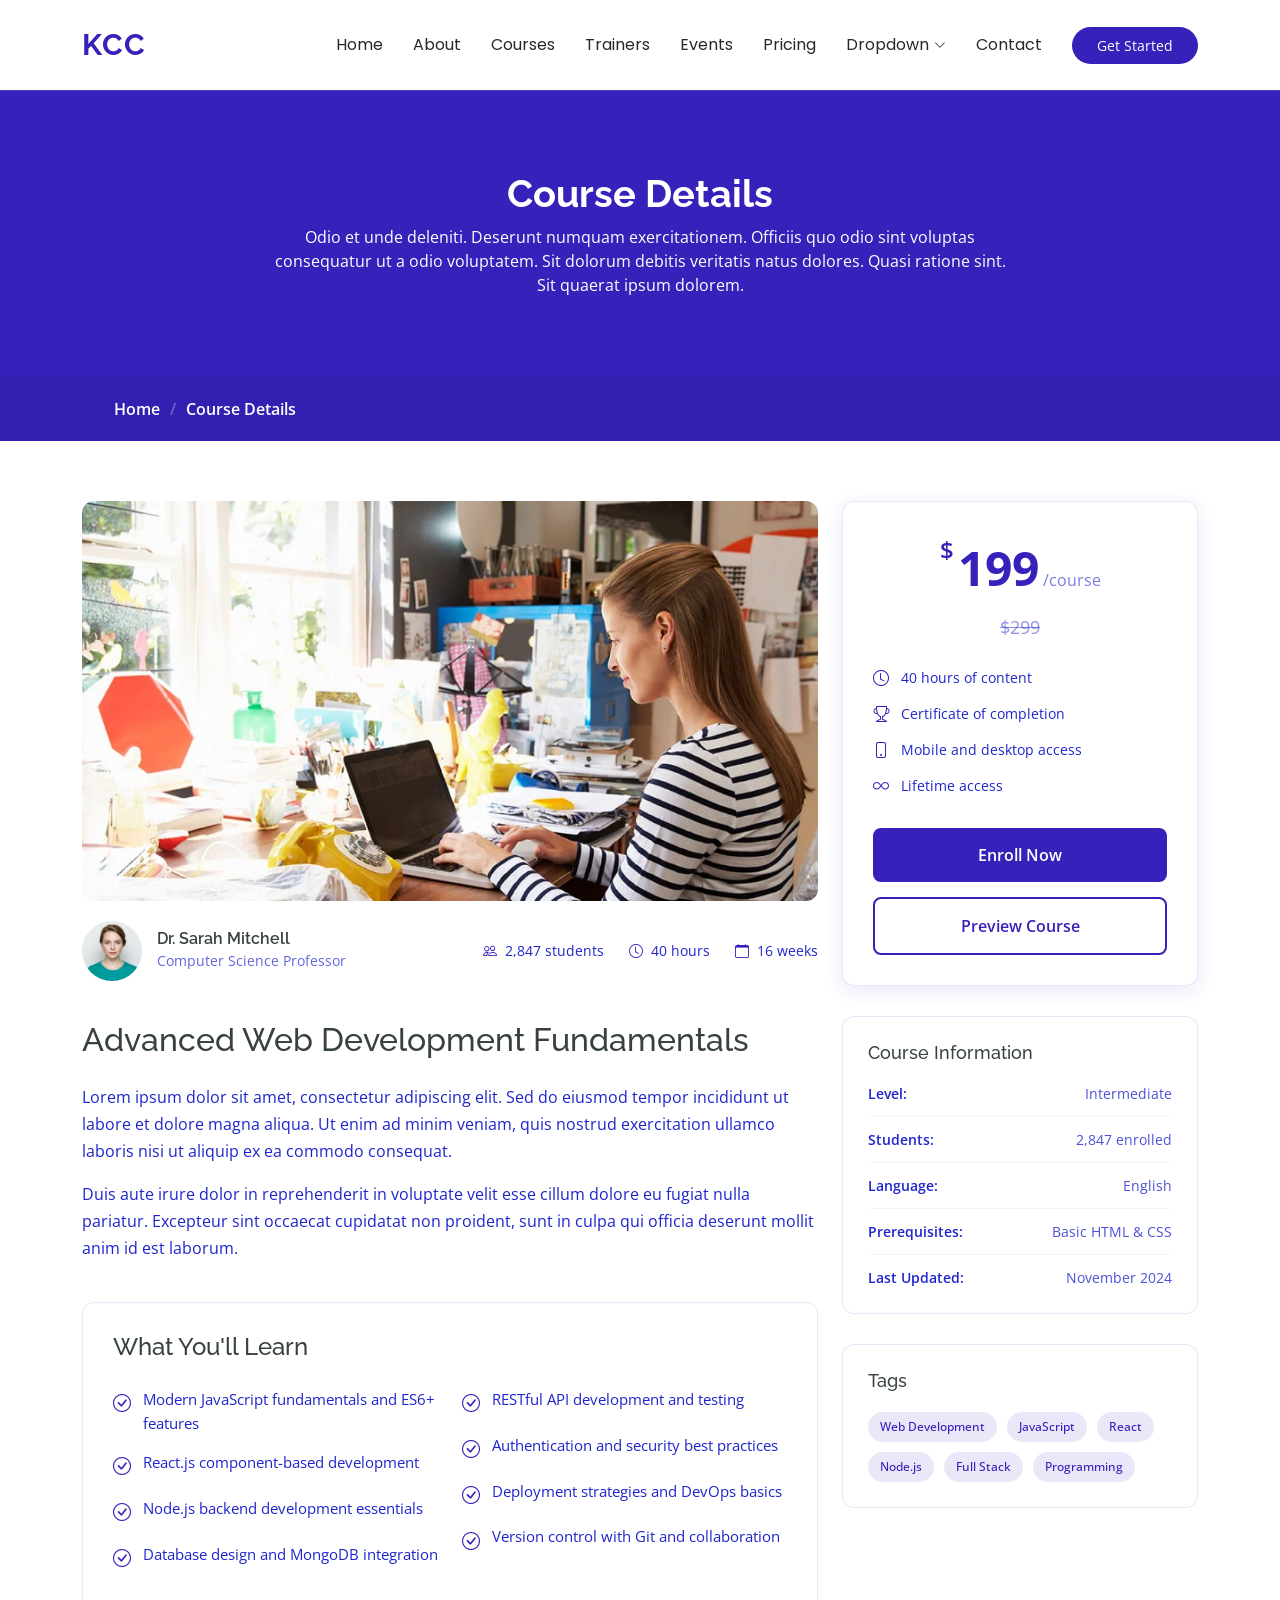
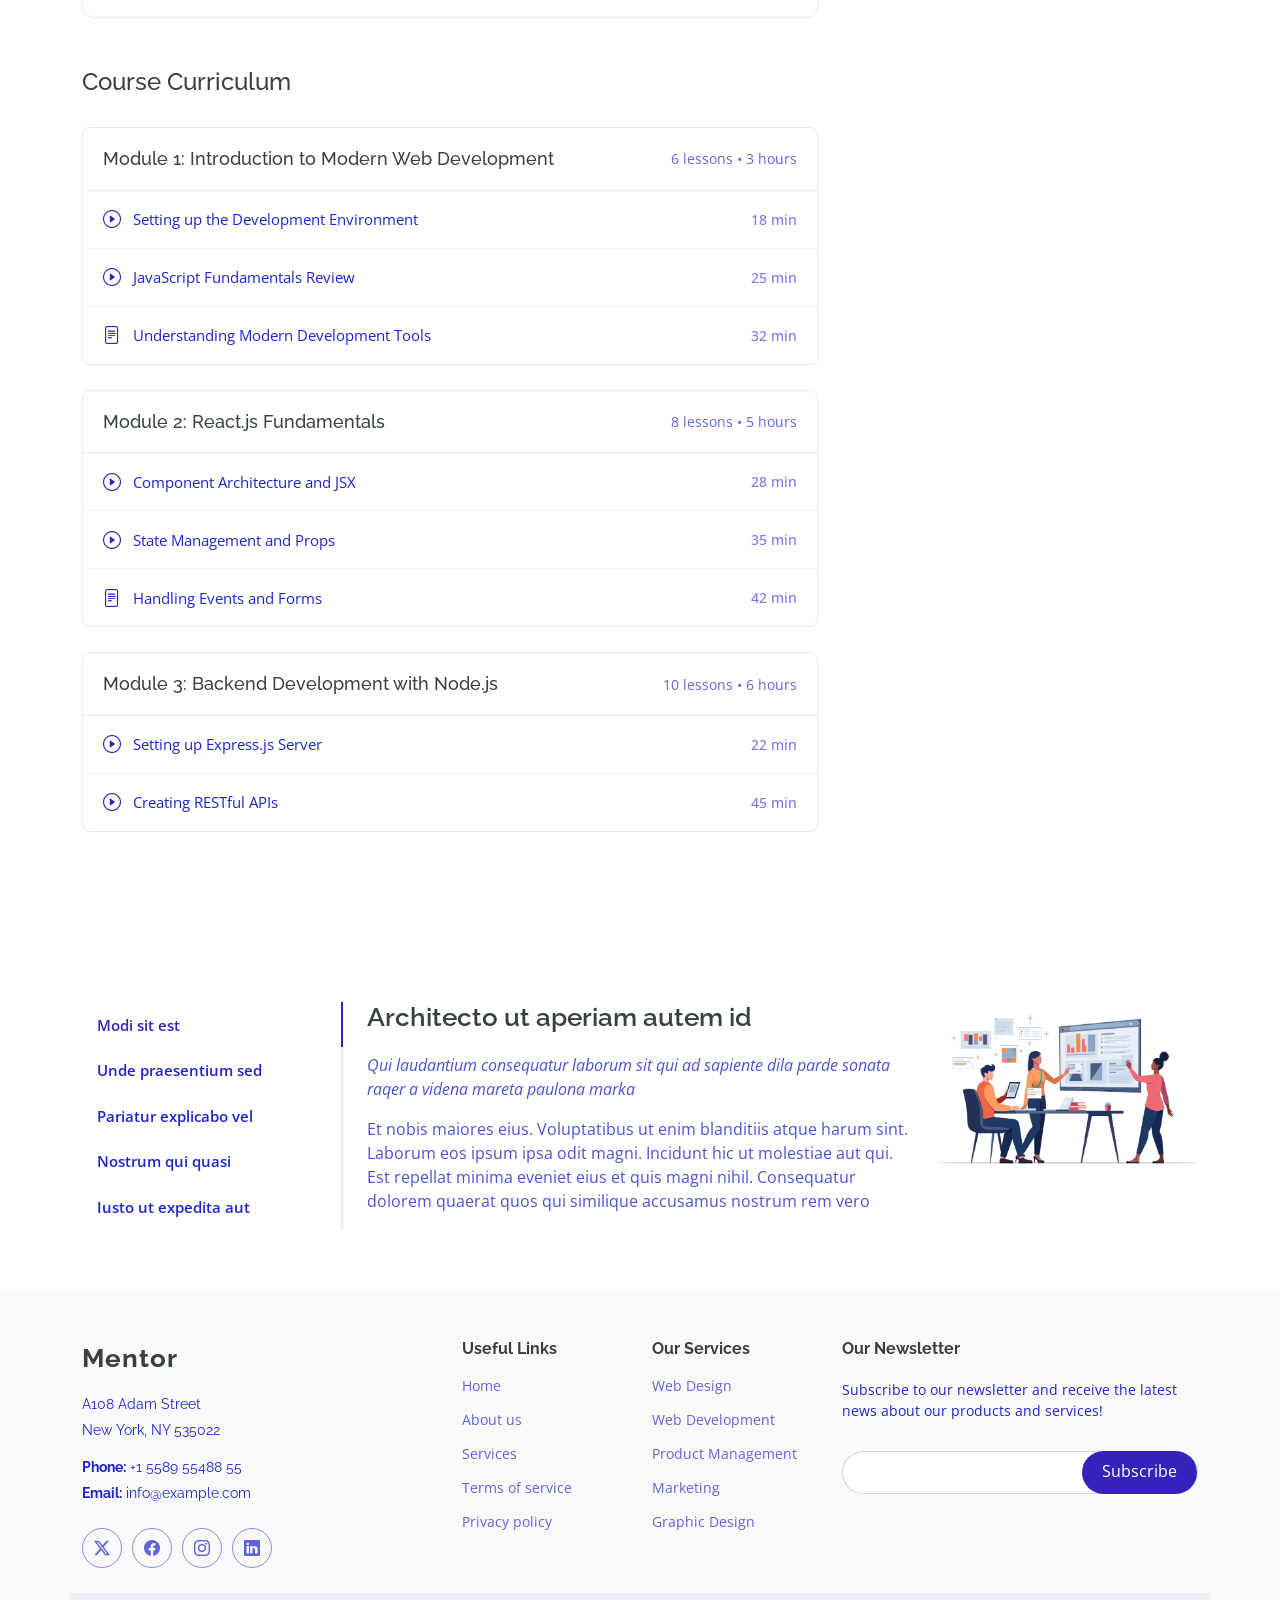
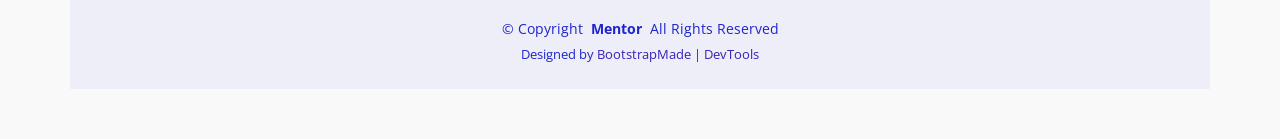
<file: course-details.html>
<!DOCTYPE html>
<html lang="en">

<head>
  <meta charset="utf-8">
  <meta content="width=device-width, initial-scale=1.0" name="viewport">
  <title>Course Details - Mentor Bootstrap Template</title>
  <meta name="description" content="">
  <meta name="keywords" content="">

  <!-- Favicons -->
  <link href="assets/img/favicon.png" rel="icon">
  <link href="assets/img/apple-touch-icon.png" rel="apple-touch-icon">

  <!-- Fonts -->
  <link href="https://fonts.googleapis.com" rel="preconnect">
  <link href="https://fonts.gstatic.com" rel="preconnect" crossorigin>
  <link href="https://fonts.googleapis.com/css2?family=Open+Sans:ital,wght@0,300;0,400;0,500;0,600;0,700;0,800;1,300;1,400;1,500;1,600;1,700;1,800&family=Poppins:ital,wght@0,100;0,200;0,300;0,400;0,500;0,600;0,700;0,800;0,900;1,100;1,200;1,300;1,400;1,500;1,600;1,700;1,800;1,900&family=Raleway:ital,wght@0,100;0,200;0,300;0,400;0,500;0,600;0,700;0,800;0,900;1,100;1,200;1,300;1,400;1,500;1,600;1,700;1,800;1,900&display=swap" rel="stylesheet">

  <!-- Vendor CSS Files -->
  <link href="assets/vendor/bootstrap/css/bootstrap.min.css" rel="stylesheet">
  <link href="assets/vendor/bootstrap-icons/bootstrap-icons.css" rel="stylesheet">
  <link href="assets/vendor/aos/aos.css" rel="stylesheet">
  <link href="assets/vendor/glightbox/css/glightbox.min.css" rel="stylesheet">
  <link href="assets/vendor/swiper/swiper-bundle.min.css" rel="stylesheet">

  <!-- Main CSS File -->
  <link href="assets/css/main.css" rel="stylesheet">

  <!-- =======================================================
  * Template Name: Mentor
  * Template URL: https://bootstrapmade.com/mentor-free-education-bootstrap-theme/
  * Updated: Jul 07 2025 with Bootstrap v5.3.7
  * Author: BootstrapMade.com
  * License: https://bootstrapmade.com/license/
  ======================================================== -->
</head>

<body class="course-details-page">

  <header id="header" class="header d-flex align-items-center sticky-top">
    <div class="container-fluid container-xl position-relative d-flex align-items-center">

      <a href="index.html" class="logo d-flex align-items-center me-auto">
        <!-- Uncomment the line below if you also wish to use an image logo -->
        <!-- <img src="assets/img/logo.webp" alt=""> -->
        <h1 class="sitename">KCC</h1>
      </a>

      <nav id="navmenu" class="navmenu">
        <ul>
          <li><a href="index.html">Home<br></a></li>
          <li><a href="about.html">About</a></li>
          <li><a href="courses.html">Courses</a></li>
          <li><a href="trainers.html">Trainers</a></li>
          <li><a href="events.html">Events</a></li>
          <li><a href="pricing.html">Pricing</a></li>
          <li class="dropdown"><a href="#"><span>Dropdown</span> <i class="bi bi-chevron-down toggle-dropdown"></i></a>
            <ul>
              <li><a href="#">Dropdown 1</a></li>
              <li class="dropdown"><a href="#"><span>Deep Dropdown</span> <i class="bi bi-chevron-down toggle-dropdown"></i></a>
                <ul>
                  <li><a href="#">Deep Dropdown 1</a></li>
                  <li><a href="#">Deep Dropdown 2</a></li>
                  <li><a href="#">Deep Dropdown 3</a></li>
                  <li><a href="#">Deep Dropdown 4</a></li>
                  <li><a href="#">Deep Dropdown 5</a></li>
                </ul>
              </li>
              <li><a href="#">Dropdown 2</a></li>
              <li><a href="#">Dropdown 3</a></li>
              <li><a href="#">Dropdown 4</a></li>
            </ul>
          </li>
          <li><a href="contact.html">Contact</a></li>
        </ul>
        <i class="mobile-nav-toggle d-xl-none bi bi-list"></i>
      </nav>

      <a class="btn-getstarted" href="courses.html">Get Started</a>

    </div>
  </header>

  <main class="main">

    <!-- Page Title -->
    <div class="page-title" data-aos="fade">
      <div class="heading">
        <div class="container">
          <div class="row d-flex justify-content-center text-center">
            <div class="col-lg-8">
              <h1>Course Details</h1>
              <p class="mb-0">Odio et unde deleniti. Deserunt numquam exercitationem. Officiis quo odio sint voluptas consequatur ut a odio voluptatem. Sit dolorum debitis veritatis natus dolores. Quasi ratione sint. Sit quaerat ipsum dolorem.</p>
            </div>
          </div>
        </div>
      </div>
      <nav class="breadcrumbs">
        <div class="container">
          <ol>
            <li><a href="index.html">Home</a></li>
            <li class="current">Course Details</li>
          </ol>
        </div>
      </nav>
    </div><!-- End Page Title -->

    <!-- Course Details Section -->
    <section id="course-details" class="course-details section">

      <div class="container" data-aos="fade-up" data-aos-delay="100">

        <div class="row">
          <div class="col-lg-8">

            <!-- Course Header -->
            <div class="course-header" data-aos="fade-up" data-aos-delay="200">
              <div class="course-image">
                <img src="assets/img/course/course-details-1.webp" alt="Course Image" class="img-fluid">
              </div>
              <div class="course-meta">
                <div class="instructor">
                  <img src="assets/img/person/person-f-3.webp" alt="Instructor" class="instructor-avatar">
                  <div class="instructor-info">
                    <h6>Dr. Sarah Mitchell</h6>
                    <span>Computer Science Professor</span>
                  </div>
                </div>
                <div class="course-stats">
                  <div class="stat-item">
                    <i class="bi bi-people"></i>
                    <span>2,847 students</span>
                  </div>
                  <div class="stat-item">
                    <i class="bi bi-clock"></i>
                    <span>40 hours</span>
                  </div>
                  <div class="stat-item">
                    <i class="bi bi-calendar"></i>
                    <span>16 weeks</span>
                  </div>
                </div>
              </div>
            </div><!-- End Course Header -->

            <!-- Course Content -->
            <div class="course-content" data-aos="fade-up" data-aos-delay="300">
              <h2>Advanced Web Development Fundamentals</h2>

              <div class="course-description">
                <p>Lorem ipsum dolor sit amet, consectetur adipiscing elit. Sed do eiusmod tempor incididunt ut labore et dolore magna aliqua. Ut enim ad minim veniam, quis nostrud exercitation ullamco laboris nisi ut aliquip ex ea commodo consequat.</p>

                <p>Duis aute irure dolor in reprehenderit in voluptate velit esse cillum dolore eu fugiat nulla pariatur. Excepteur sint occaecat cupidatat non proident, sunt in culpa qui officia deserunt mollit anim id est laborum.</p>
              </div>

              <div class="what-you-learn">
                <h3>What You'll Learn</h3>
                <div class="row">
                  <div class="col-md-6">
                    <ul class="learn-list">
                      <li><i class="bi bi-check-circle"></i>Modern JavaScript fundamentals and ES6+ features</li>
                      <li><i class="bi bi-check-circle"></i>React.js component-based development</li>
                      <li><i class="bi bi-check-circle"></i>Node.js backend development essentials</li>
                      <li><i class="bi bi-check-circle"></i>Database design and MongoDB integration</li>
                    </ul>
                  </div>
                  <div class="col-md-6">
                    <ul class="learn-list">
                      <li><i class="bi bi-check-circle"></i>RESTful API development and testing</li>
                      <li><i class="bi bi-check-circle"></i>Authentication and security best practices</li>
                      <li><i class="bi bi-check-circle"></i>Deployment strategies and DevOps basics</li>
                      <li><i class="bi bi-check-circle"></i>Version control with Git and collaboration</li>
                    </ul>
                  </div>
                </div>
              </div>

            </div><!-- End Course Content -->

            <!-- Course Curriculum -->
            <div class="course-curriculum" data-aos="fade-up" data-aos-delay="400">
              <h3>Course Curriculum</h3>

              <div class="curriculum-section">
                <div class="section-header">
                  <h4>Module 1: Introduction to Modern Web Development</h4>
                  <span class="lessons-count">6 lessons • 3 hours</span>
                </div>
                <div class="lessons">
                  <div class="lesson-item">
                    <div class="lesson-info">
                      <i class="bi bi-play-circle"></i>
                      <span>Setting up the Development Environment</span>
                    </div>
                    <span class="lesson-duration">18 min</span>
                  </div>
                  <div class="lesson-item">
                    <div class="lesson-info">
                      <i class="bi bi-play-circle"></i>
                      <span>JavaScript Fundamentals Review</span>
                    </div>
                    <span class="lesson-duration">25 min</span>
                  </div>
                  <div class="lesson-item">
                    <div class="lesson-info">
                      <i class="bi bi-file-text"></i>
                      <span>Understanding Modern Development Tools</span>
                    </div>
                    <span class="lesson-duration">32 min</span>
                  </div>
                </div>
              </div>

              <div class="curriculum-section">
                <div class="section-header">
                  <h4>Module 2: React.js Fundamentals</h4>
                  <span class="lessons-count">8 lessons • 5 hours</span>
                </div>
                <div class="lessons">
                  <div class="lesson-item">
                    <div class="lesson-info">
                      <i class="bi bi-play-circle"></i>
                      <span>Component Architecture and JSX</span>
                    </div>
                    <span class="lesson-duration">28 min</span>
                  </div>
                  <div class="lesson-item">
                    <div class="lesson-info">
                      <i class="bi bi-play-circle"></i>
                      <span>State Management and Props</span>
                    </div>
                    <span class="lesson-duration">35 min</span>
                  </div>
                  <div class="lesson-item">
                    <div class="lesson-info">
                      <i class="bi bi-file-text"></i>
                      <span>Handling Events and Forms</span>
                    </div>
                    <span class="lesson-duration">42 min</span>
                  </div>
                </div>
              </div>

              <div class="curriculum-section">
                <div class="section-header">
                  <h4>Module 3: Backend Development with Node.js</h4>
                  <span class="lessons-count">10 lessons • 6 hours</span>
                </div>
                <div class="lessons">
                  <div class="lesson-item">
                    <div class="lesson-info">
                      <i class="bi bi-play-circle"></i>
                      <span>Setting up Express.js Server</span>
                    </div>
                    <span class="lesson-duration">22 min</span>
                  </div>
                  <div class="lesson-item">
                    <div class="lesson-info">
                      <i class="bi bi-play-circle"></i>
                      <span>Creating RESTful APIs</span>
                    </div>
                    <span class="lesson-duration">45 min</span>
                  </div>
                </div>
              </div>

            </div><!-- End Course Curriculum -->

          </div>

          <div class="col-lg-4">

            <!-- Course Sidebar -->
            <div class="course-sidebar" data-aos="fade-up" data-aos-delay="200">

              <!-- Pricing Card -->
              <div class="pricing-card">
                <div class="price">
                  <span class="currency">$</span>
                  <span class="amount">199</span>
                  <span class="period">/course</span>
                </div>
                <div class="original-price">$299</div>

                <div class="course-features">
                  <div class="feature">
                    <i class="bi bi-clock"></i>
                    <span>40 hours of content</span>
                  </div>
                  <div class="feature">
                    <i class="bi bi-trophy"></i>
                    <span>Certificate of completion</span>
                  </div>
                  <div class="feature">
                    <i class="bi bi-phone"></i>
                    <span>Mobile and desktop access</span>
                  </div>
                  <div class="feature">
                    <i class="bi bi-infinity"></i>
                    <span>Lifetime access</span>
                  </div>
                </div>

                <button class="btn-enroll">Enroll Now</button>
                <button class="btn-preview">Preview Course</button>
              </div><!-- End Pricing Card -->

              <!-- Course Info -->
              <div class="course-info-card">
                <h4>Course Information</h4>
                <div class="info-item">
                  <span class="label">Level:</span>
                  <span class="value">Intermediate</span>
                </div>
                <div class="info-item">
                  <span class="label">Students:</span>
                  <span class="value">2,847 enrolled</span>
                </div>
                <div class="info-item">
                  <span class="label">Language:</span>
                  <span class="value">English</span>
                </div>
                <div class="info-item">
                  <span class="label">Prerequisites:</span>
                  <span class="value">Basic HTML &amp; CSS</span>
                </div>
                <div class="info-item">
                  <span class="label">Last Updated:</span>
                  <span class="value">November 2024</span>
                </div>
              </div><!-- End Course Info -->

              <!-- Tags -->
              <div class="course-tags">
                <h4>Tags</h4>
                <div class="tags-list">
                  <span class="tag">Web Development</span>
                  <span class="tag">JavaScript</span>
                  <span class="tag">React</span>
                  <span class="tag">Node.js</span>
                  <span class="tag">Full Stack</span>
                  <span class="tag">Programming</span>
                </div>
              </div><!-- End Tags -->

            </div><!-- End Course Sidebar -->

          </div>

        </div>

      </div>

    </section><!-- /Course Details Section -->

    <!-- Tabs Section -->
    <section id="tabs" class="tabs section">

      <div class="container" data-aos="fade-up" data-aos-delay="100">

        <div class="row">
          <div class="col-lg-3">
            <ul class="nav nav-tabs flex-column">
              <li class="nav-item">
                <a class="nav-link active show" data-bs-toggle="tab" href="#tab-1">Modi sit est</a>
              </li>
              <li class="nav-item">
                <a class="nav-link" data-bs-toggle="tab" href="#tab-2">Unde praesentium sed</a>
              </li>
              <li class="nav-item">
                <a class="nav-link" data-bs-toggle="tab" href="#tab-3">Pariatur explicabo vel</a>
              </li>
              <li class="nav-item">
                <a class="nav-link" data-bs-toggle="tab" href="#tab-4">Nostrum qui quasi</a>
              </li>
              <li class="nav-item">
                <a class="nav-link" data-bs-toggle="tab" href="#tab-5">Iusto ut expedita aut</a>
              </li>
            </ul>
          </div>
          <div class="col-lg-9 mt-4 mt-lg-0">
            <div class="tab-content">
              <div class="tab-pane active show" id="tab-1">
                <div class="row">
                  <div class="col-lg-8 details order-2 order-lg-1">
                    <h3>Architecto ut aperiam autem id</h3>
                    <p class="fst-italic">Qui laudantium consequatur laborum sit qui ad sapiente dila parde sonata raqer a videna mareta paulona marka</p>
                    <p>Et nobis maiores eius. Voluptatibus ut enim blanditiis atque harum sint. Laborum eos ipsum ipsa odit magni. Incidunt hic ut molestiae aut qui. Est repellat minima eveniet eius et quis magni nihil. Consequatur dolorem quaerat quos qui similique accusamus nostrum rem vero</p>
                  </div>
                  <div class="col-lg-4 text-center order-1 order-lg-2">
                    <img src="assets/img/illustration/illustration-13.webp" alt="" class="img-fluid">
                  </div>
                </div>
              </div>
              <div class="tab-pane" id="tab-2">
                <div class="row">
                  <div class="col-lg-8 details order-2 order-lg-1">
                    <h3>Et blanditiis nemo veritatis excepturi</h3>
                    <p class="fst-italic">Qui laudantium consequatur laborum sit qui ad sapiente dila parde sonata raqer a videna mareta paulona marka</p>
                    <p>Ea ipsum voluptatem consequatur quis est. Illum error ullam omnis quia et reiciendis sunt sunt est. Non aliquid repellendus itaque accusamus eius et velit ipsa voluptates. Optio nesciunt eaque beatae accusamus lerode pakto madirna desera vafle de nideran pal</p>
                  </div>
                  <div class="col-lg-4 text-center order-1 order-lg-2">
                    <img src="assets/img/illustration/illustration-11.webp" alt="" class="img-fluid">
                  </div>
                </div>
              </div>
              <div class="tab-pane" id="tab-3">
                <div class="row">
                  <div class="col-lg-8 details order-2 order-lg-1">
                    <h3>Impedit facilis occaecati odio neque aperiam sit</h3>
                    <p class="fst-italic">Eos voluptatibus quo. Odio similique illum id quidem non enim fuga. Qui natus non sunt dicta dolor et. In asperiores velit quaerat perferendis aut</p>
                    <p>Iure officiis odit rerum. Harum sequi eum illum corrupti culpa veritatis quisquam. Neque necessitatibus illo rerum eum ut. Commodi ipsam minima molestiae sed laboriosam a iste odio. Earum odit nesciunt fugiat sit ullam. Soluta et harum voluptatem optio quae</p>
                  </div>
                  <div class="col-lg-4 text-center order-1 order-lg-2">
                    <img src="assets/img/illustration/illustration-14.webp" alt="" class="img-fluid">
                  </div>
                </div>
              </div>
              <div class="tab-pane" id="tab-4">
                <div class="row">
                  <div class="col-lg-8 details order-2 order-lg-1">
                    <h3>Fuga dolores inventore laboriosam ut est accusamus laboriosam dolore</h3>
                    <p class="fst-italic">Totam aperiam accusamus. Repellat consequuntur iure voluptas iure porro quis delectus</p>
                    <p>Eaque consequuntur consequuntur libero expedita in voluptas. Nostrum ipsam necessitatibus aliquam fugiat debitis quis velit. Eum ex maxime error in consequatur corporis atque. Eligendi asperiores sed qui veritatis aperiam quia a laborum inventore</p>
                  </div>
                  <div class="col-lg-4 text-center order-1 order-lg-2">
                    <img src="assets/img/illustration/illustration-12.webp" alt="" class="img-fluid">
                  </div>
                </div>
              </div>
              <div class="tab-pane" id="tab-5">
                <div class="row">
                  <div class="col-lg-8 details order-2 order-lg-1">
                    <h3>Est eveniet ipsam sindera pad rone matrelat sando reda</h3>
                    <p class="fst-italic">Omnis blanditiis saepe eos autem qui sunt debitis porro quia.</p>
                    <p>Exercitationem nostrum omnis. Ut reiciendis repudiandae minus. Omnis recusandae ut non quam ut quod eius qui. Ipsum quia odit vero atque qui quibusdam amet. Occaecati sed est sint aut vitae molestiae voluptate vel</p>
                  </div>
                  <div class="col-lg-4 text-center order-1 order-lg-2">
                    <img src="assets/img/illustration/illustration-10.webp" alt="" class="img-fluid">
                  </div>
                </div>
              </div>
            </div>
          </div>
        </div>

      </div>

    </section><!-- /Tabs Section -->

  </main>

  <footer id="footer" class="footer position-relative light-background">

    <div class="container footer-top">
      <div class="row gy-4">
        <div class="col-lg-4 col-md-6 footer-about">
          <a href="index.html" class="logo d-flex align-items-center">
            <span class="sitename">Mentor</span>
          </a>
          <div class="footer-contact pt-3">
            <p>A108 Adam Street</p>
            <p>New York, NY 535022</p>
            <p class="mt-3"><strong>Phone:</strong> <span>+1 5589 55488 55</span></p>
            <p><strong>Email:</strong> <span>info@example.com</span></p>
          </div>
          <div class="social-links d-flex mt-4">
            <a href=""><i class="bi bi-twitter-x"></i></a>
            <a href=""><i class="bi bi-facebook"></i></a>
            <a href=""><i class="bi bi-instagram"></i></a>
            <a href=""><i class="bi bi-linkedin"></i></a>
          </div>
        </div>

        <div class="col-lg-2 col-md-3 footer-links">
          <h4>Useful Links</h4>
          <ul>
            <li><a href="#">Home</a></li>
            <li><a href="#">About us</a></li>
            <li><a href="#">Services</a></li>
            <li><a href="#">Terms of service</a></li>
            <li><a href="#">Privacy policy</a></li>
          </ul>
        </div>

        <div class="col-lg-2 col-md-3 footer-links">
          <h4>Our Services</h4>
          <ul>
            <li><a href="#">Web Design</a></li>
            <li><a href="#">Web Development</a></li>
            <li><a href="#">Product Management</a></li>
            <li><a href="#">Marketing</a></li>
            <li><a href="#">Graphic Design</a></li>
          </ul>
        </div>

        <div class="col-lg-4 col-md-12 footer-newsletter">
          <h4>Our Newsletter</h4>
          <p>Subscribe to our newsletter and receive the latest news about our products and services!</p>
          <form action="#" method="post" class="email-form">
            <div class="newsletter-form"><input type="email" name="email"><input type="submit" value="Subscribe"></div>
            <div class="loading">Loading</div>
            <div class="error-message"></div>
            <div class="sent-message">Your subscription request has been sent. Thank you!</div>
          </form>
        </div>

      </div>
    </div>

    <div class="container copyright text-center mt-4">
      <p>© <span>Copyright</span> <strong class="px-1 sitename">Mentor</strong> <span>All Rights Reserved</span></p>
      <div class="credits">
        <!-- All the links in the footer should remain intact. -->
        <!-- You can delete the links only if you've purchased the pro version. -->
        <!-- Licensing information: https://bootstrapmade.com/license/ -->
        Designed by <a href="https://bootstrapmade.com/">BootstrapMade</a> | <a href="https://bootstrapmade.com/tools/">DevTools</a>
      </div>
    </div>

  </footer>

  <!-- Scroll Top -->
  <a href="#" id="scroll-top" class="scroll-top d-flex align-items-center justify-content-center"><i class="bi bi-arrow-up-short"></i></a>

  <!-- Preloader -->
  <div id="preloader"></div>

  <!-- Vendor JS Files -->
  <script src="assets/vendor/bootstrap/js/bootstrap.bundle.min.js"></script>
  <script src="assets/vendor/aos/aos.js"></script>
  <script src="assets/vendor/glightbox/js/glightbox.min.js"></script>
  <script src="assets/vendor/purecounter/purecounter_vanilla.js"></script>
  <script src="assets/vendor/swiper/swiper-bundle.min.js"></script>

  <!-- Main JS File -->
  <script src="assets/js/main.js"></script>

</body>

</html>
</file>
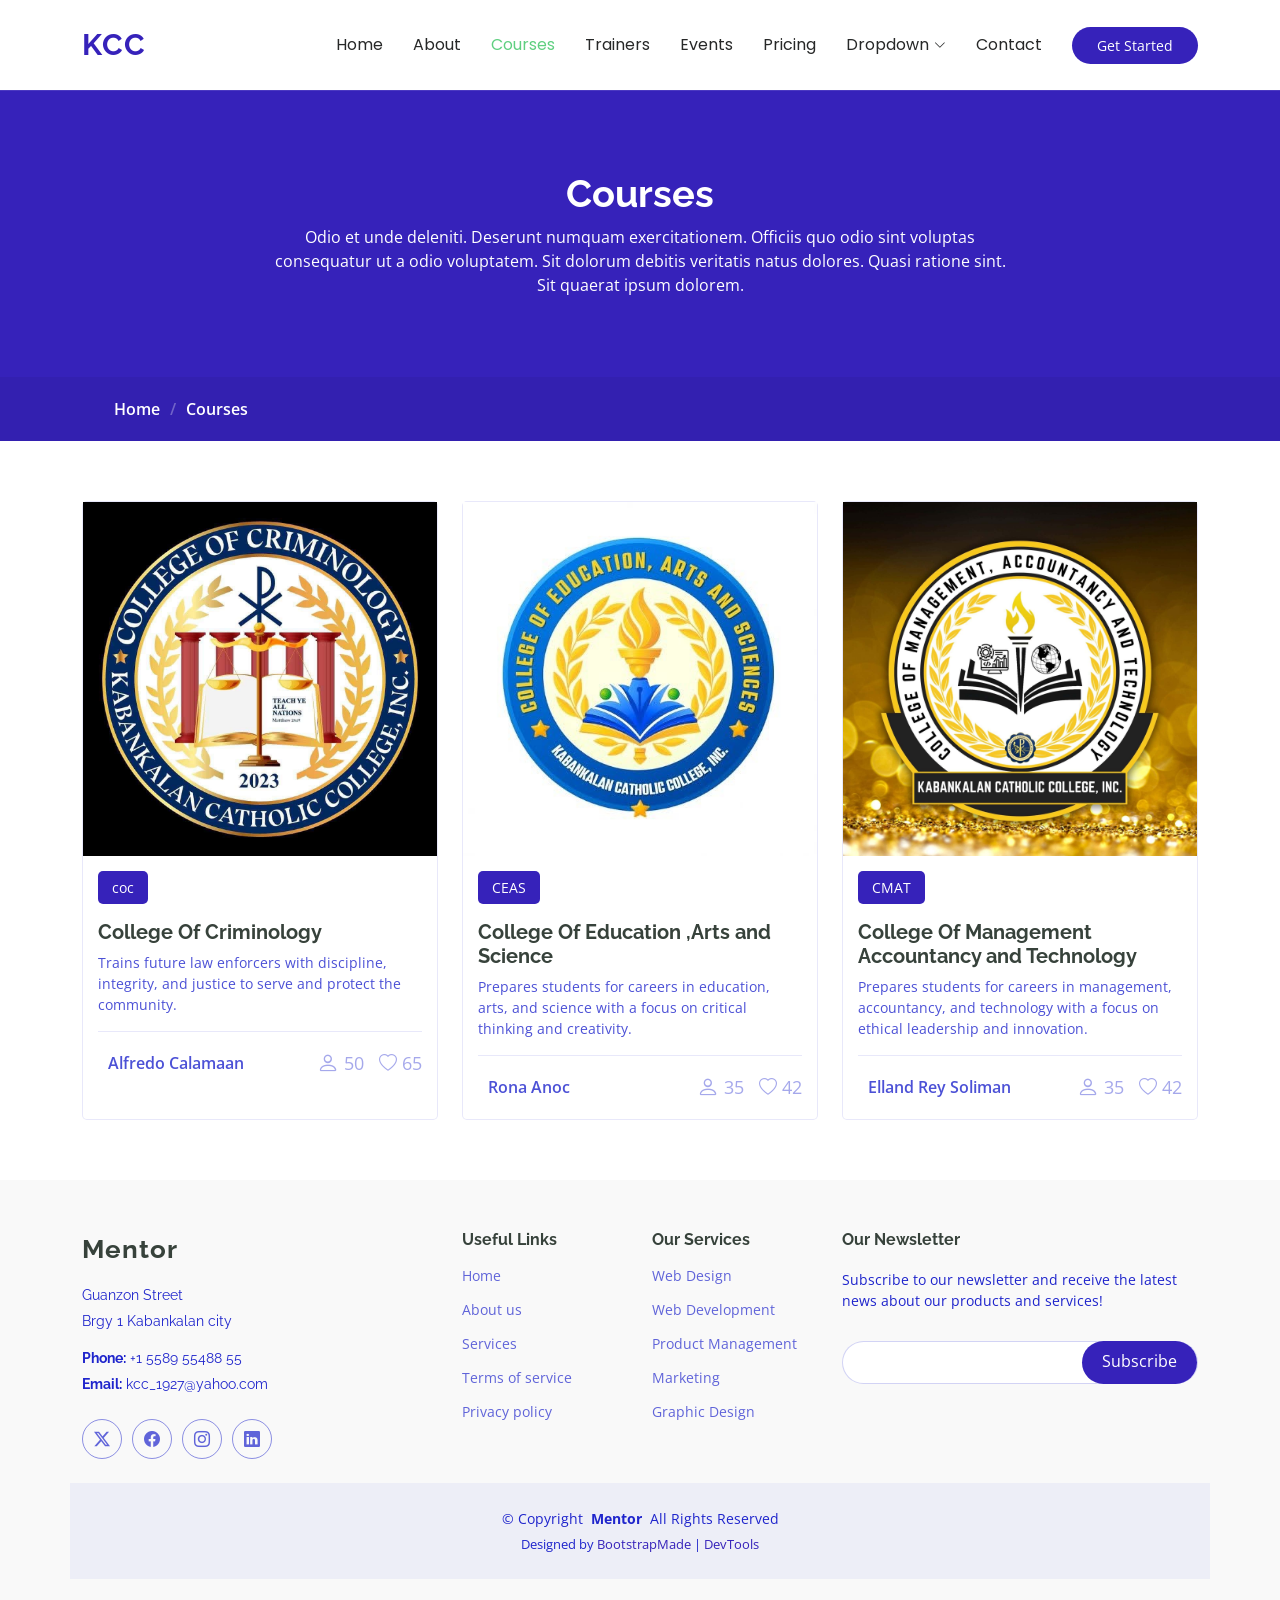
<file: courses.html>
<!DOCTYPE html>
<html lang="en">

<head>
  <meta charset="utf-8">
  <meta content="width=device-width, initial-scale=1.0" name="viewport">
  <title>Courses - Mentor Bootstrap Template</title>
  <meta name="description" content="">
  <meta name="keywords" content="">

  <!-- Favicons -->
  <link href="assets/img/favicon.png" rel="icon">
  <link href="assets/img/apple-touch-icon.png" rel="apple-touch-icon">

  <!-- Fonts -->
  <link href="https://fonts.googleapis.com" rel="preconnect">
  <link href="https://fonts.gstatic.com" rel="preconnect" crossorigin>
  <link
    href="https://fonts.googleapis.com/css2?family=Open+Sans:ital,wght@0,300;0,400;0,500;0,600;0,700;0,800;1,300;1,400;1,500;1,600;1,700;1,800&family=Poppins:ital,wght@0,100;0,200;0,300;0,400;0,500;0,600;0,700;0,800;0,900;1,100;1,200;1,300;1,400;1,500;1,600;1,700;1,800;1,900&family=Raleway:ital,wght@0,100;0,200;0,300;0,400;0,500;0,600;0,700;0,800;0,900;1,100;1,200;1,300;1,400;1,500;1,600;1,700;1,800;1,900&display=swap"
    rel="stylesheet">

  <!-- Vendor CSS Files -->
  <link href="assets/vendor/bootstrap/css/bootstrap.min.css" rel="stylesheet">
  <link href="assets/vendor/bootstrap-icons/bootstrap-icons.css" rel="stylesheet">
  <link href="assets/vendor/aos/aos.css" rel="stylesheet">
  <link href="assets/vendor/glightbox/css/glightbox.min.css" rel="stylesheet">
  <link href="assets/vendor/swiper/swiper-bundle.min.css" rel="stylesheet">

  <!-- Main CSS File -->
  <link href="assets/css/main.css" rel="stylesheet">

  <!-- =======================================================
  * Template Name: Mentor
  * Template URL: https://bootstrapmade.com/mentor-free-education-bootstrap-theme/
  * Updated: Jul 07 2025 with Bootstrap v5.3.7
  * Author: BootstrapMade.com
  * License: https://bootstrapmade.com/license/
  ======================================================== -->
</head>

<body class="courses-page">

  <header id="header" class="header d-flex align-items-center sticky-top">
    <div class="container-fluid container-xl position-relative d-flex align-items-center">

      <a href="index.html" class="logo d-flex align-items-center me-auto">
        <!-- Uncomment the line below if you also wish to use an image logo -->
        <!-- <img src="assets/img/logo.webp" alt=""> -->
        <h1 class="sitename">KCC</h1>
      </a>

      <nav id="navmenu" class="navmenu">
        <ul>
          <li><a href="index.html">Home<br></a></li>
          <li><a href="about.html">About</a></li>
          <li><a href="courses.html" class="active">Courses</a></li>
          <li><a href="trainers.html">Trainers</a></li>
          <li><a href="events.html">Events</a></li>
          <li><a href="pricing.html">Pricing</a></li>
          <li class="dropdown"><a href="#"><span>Dropdown</span> <i class="bi bi-chevron-down toggle-dropdown"></i></a>
            <ul>
              <li><a href="#">Dropdown 1</a></li>
              <li class="dropdown"><a href="#"><span>Deep Dropdown</span> <i
                    class="bi bi-chevron-down toggle-dropdown"></i></a>
                <ul>
                  <li><a href="#">Deep Dropdown 1</a></li>
                  <li><a href="#">Deep Dropdown 2</a></li>
                  <li><a href="#">Deep Dropdown 3</a></li>
                  <li><a href="#">Deep Dropdown 4</a></li>
                  <li><a href="#">Deep Dropdown 5</a></li>
                </ul>
              </li>
              <li><a href="#">Dropdown 2</a></li>
              <li><a href="#">Dropdown 3</a></li>
              <li><a href="#">Dropdown 4</a></li>
            </ul>
          </li>
          <li><a href="contact.html">Contact</a></li>
        </ul>
        <i class="mobile-nav-toggle d-xl-none bi bi-list"></i>
      </nav>

      <a class="btn-getstarted" href="courses.html">Get Started</a>

    </div>
  </header>

  <main class="main">

    <!-- Page Title -->
    <div class="page-title" data-aos="fade">
      <div class="heading">
        <div class="container">
          <div class="row d-flex justify-content-center text-center">
            <div class="col-lg-8">
              <h1>Courses</h1>
              <p class="mb-0">Odio et unde deleniti. Deserunt numquam exercitationem. Officiis quo odio sint voluptas
                consequatur ut a odio voluptatem. Sit dolorum debitis veritatis natus dolores. Quasi ratione sint. Sit
                quaerat ipsum dolorem.</p>
            </div>
          </div>
        </div>
      </div>
      <nav class="breadcrumbs">
        <div class="container">
          <ol>
            <li><a href="index.html">Home</a></li>
            <li class="current">Courses</li>
          </ol>
        </div>
      </nav>
    </div><!-- End Page Title -->

    <!-- Courses Section -->
    <section id="courses" class="courses section">

      <div class="container">

        <div class="row">

          <div class="col-lg-4 col-md-6 d-flex align-items-stretch" data-aos="zoom-in" data-aos-delay="100">
            <div class="course-item">
              <img src="assets/img/coc.jpg.jpeg" class="img-fluid" alt="...">
              <div class="course-content">
                <div class="d-flex justify-content-between align-items-center mb-3">
                  <p class="category">coc</p>
                  
                </div>

                <h3><a href="course-details.html">College Of Criminology</a></h3>
                <p class="description">Trains future law enforcers with discipline, integrity, and justice to serve and protect the community.</p>
                <div class="trainer d-flex justify-content-between align-items-center">
                  <div class="trainer-profile d-flex align-items-center">
                    
                    <a href="" class="trainer-link">Alfredo Calamaan</a>
                  </div>
                  <div class="trainer-rank d-flex align-items-center">
                    <i class="bi bi-person user-icon"></i>&nbsp;50
                    &nbsp;&nbsp;
                    <i class="bi bi-heart heart-icon"></i>&nbsp;65
                  </div>
                </div>
              </div>
            </div>
          </div> <!-- End Course Item-->

          <div class="col-lg-4 col-md-6 d-flex align-items-stretch mt-4 mt-md-0" data-aos="zoom-in"
            data-aos-delay="200">
            <div class="course-item">
              <img src="assets/img/ceas.jpg (2).jpeg" class="img-fluid" alt="...">
              <div class="course-content">
                <div class="d-flex justify-content-between align-items-center mb-3">
                  <p class="category">CEAS</p>
                 
                </div>

                <h3><a href="course-details.html">College Of  Education ,Arts and Science
                </a></h3>
                <p class="description">Prepares students for careers in education, arts, and science with a focus on critical thinking and creativity.</p>
                <div class="trainer d-flex justify-content-between align-items-center">
                  <div class="trainer-profile d-flex align-items-center">
                    
                    <a href="" class="trainer-link">Rona Anoc</a>
                  </div>
                  <div class="trainer-rank d-flex align-items-center">
                    <i class="bi bi-person user-icon"></i>&nbsp;35
                    &nbsp;&nbsp;
                    <i class="bi bi-heart heart-icon"></i>&nbsp;42
                  </div>
                </div>
              </div>
            </div>
          </div> <!-- End Course Item-->

          <div class="col-lg-4 col-md-6 d-flex align-items-stretch mt-4 mt-md-0" data-aos="zoom-in"
            data-aos-delay="200">
            <div class="course-item">
              <img src="assets/img/cmat.jpg.jpeg" class="img-fluid" alt="...">
              <div class="course-content">
                <div class="d-flex justify-content-between align-items-center mb-3">
                  <p class="category">CMAT</p>
                 
                </div>

                <h3><a href="course-details.html">College Of Management Accountancy and Technology
                </a></h3>
                <p class="description">Prepares students for careers in management, accountancy, and technology with a focus on ethical leadership and innovation.</p>
                <div class="trainer d-flex justify-content-between align-items-center">
                  <div class="trainer-profile d-flex align-items-center">
                    
                    <a href="" class="trainer-link">Elland Rey Soliman</a>
                  </div>
                  <div class="trainer-rank d-flex align-items-center">
                    <i class="bi bi-person user-icon"></i>&nbsp;35
                    &nbsp;&nbsp;
                    <i class="bi bi-heart heart-icon"></i>&nbsp;42
                  </div>
                </div>
              </div>
            </div>
          </div> <!-- End Course Item-->


        </div>

      </div>

    </section><!-- /Courses Section -->

  </main>

  <footer id="footer" class="footer position-relative light-background">

    <div class="container footer-top">
      <div class="row gy-4">
        <div class="col-lg-4 col-md-6 footer-about">
          <a href="index.html" class="logo d-flex align-items-center">
            <span class="sitename">Mentor</span>
          </a>
          <div class="footer-contact pt-3">
            <p>Guanzon Street</p>
            <p>Brgy 1 Kabankalan city</p>
            <p class="mt-3"><strong>Phone:</strong> <span>+1 5589 55488 55</span></p>
            <p><strong>Email:</strong> <span>kcc_1927@yahoo.com</span></p>
          </div>
          <div class="social-links d-flex mt-4">
            <a href=""><i class="bi bi-twitter-x"></i></a>
            <a href=""><i class="bi bi-facebook"></i></a>
            <a href=""><i class="bi bi-instagram"></i></a>
            <a href=""><i class="bi bi-linkedin"></i></a>
          </div>
        </div>

        <div class="col-lg-2 col-md-3 footer-links">
          <h4>Useful Links</h4>
          <ul>
            <li><a href="#">Home</a></li>
            <li><a href="#">About us</a></li>
            <li><a href="#">Services</a></li>
            <li><a href="#">Terms of service</a></li>
            <li><a href="#">Privacy policy</a></li>
          </ul>
        </div>

        <div class="col-lg-2 col-md-3 footer-links">
          <h4>Our Services</h4>
          <ul>
            <li><a href="#">Web Design</a></li>
            <li><a href="#">Web Development</a></li>
            <li><a href="#">Product Management</a></li>
            <li><a href="#">Marketing</a></li>
            <li><a href="#">Graphic Design</a></li>
          </ul>
        </div>

        <div class="col-lg-4 col-md-12 footer-newsletter">
          <h4>Our Newsletter</h4>
          <p>Subscribe to our newsletter and receive the latest news about our products and services!</p>
          <form action="#" method="post" class="email-form">
            <div class="newsletter-form"><input type="email" name="email"><input type="submit" value="Subscribe"></div>
            <div class="loading">Loading</div>
            <div class="error-message"></div>
            <div class="sent-message">Your subscription request has been sent. Thank you!</div>
          </form>
        </div>

      </div>
    </div>

    <div class="container copyright text-center mt-4">
      <p>© <span>Copyright</span> <strong class="px-1 sitename">Mentor</strong> <span>All Rights Reserved</span></p>
      <div class="credits">
        <!-- All the links in the footer should remain intact. -->
        <!-- You can delete the links only if you've purchased the pro version. -->
        <!-- Licensing information: https://bootstrapmade.com/license/ -->
        Designed by <a href="https://bootstrapmade.com/">BootstrapMade</a> | <a
          href="https://bootstrapmade.com/tools/">DevTools</a>
      </div>
    </div>

  </footer>

  <!-- Scroll Top -->
  <a href="#" id="scroll-top" class="scroll-top d-flex align-items-center justify-content-center"><i
      class="bi bi-arrow-up-short"></i></a>

  <!-- Preloader -->
  <div id="preloader"></div>

  <!-- Vendor JS Files -->
  <script src="assets/vendor/bootstrap/js/bootstrap.bundle.min.js"></script>
  <script src="assets/vendor/aos/aos.js"></script>
  <script src="assets/vendor/glightbox/js/glightbox.min.js"></script>
  <script src="assets/vendor/purecounter/purecounter_vanilla.js"></script>
  <script src="assets/vendor/swiper/swiper-bundle.min.js"></script>

  <!-- Main JS File -->
  <script src="assets/js/main.js"></script>

</body>

</html>
</file>
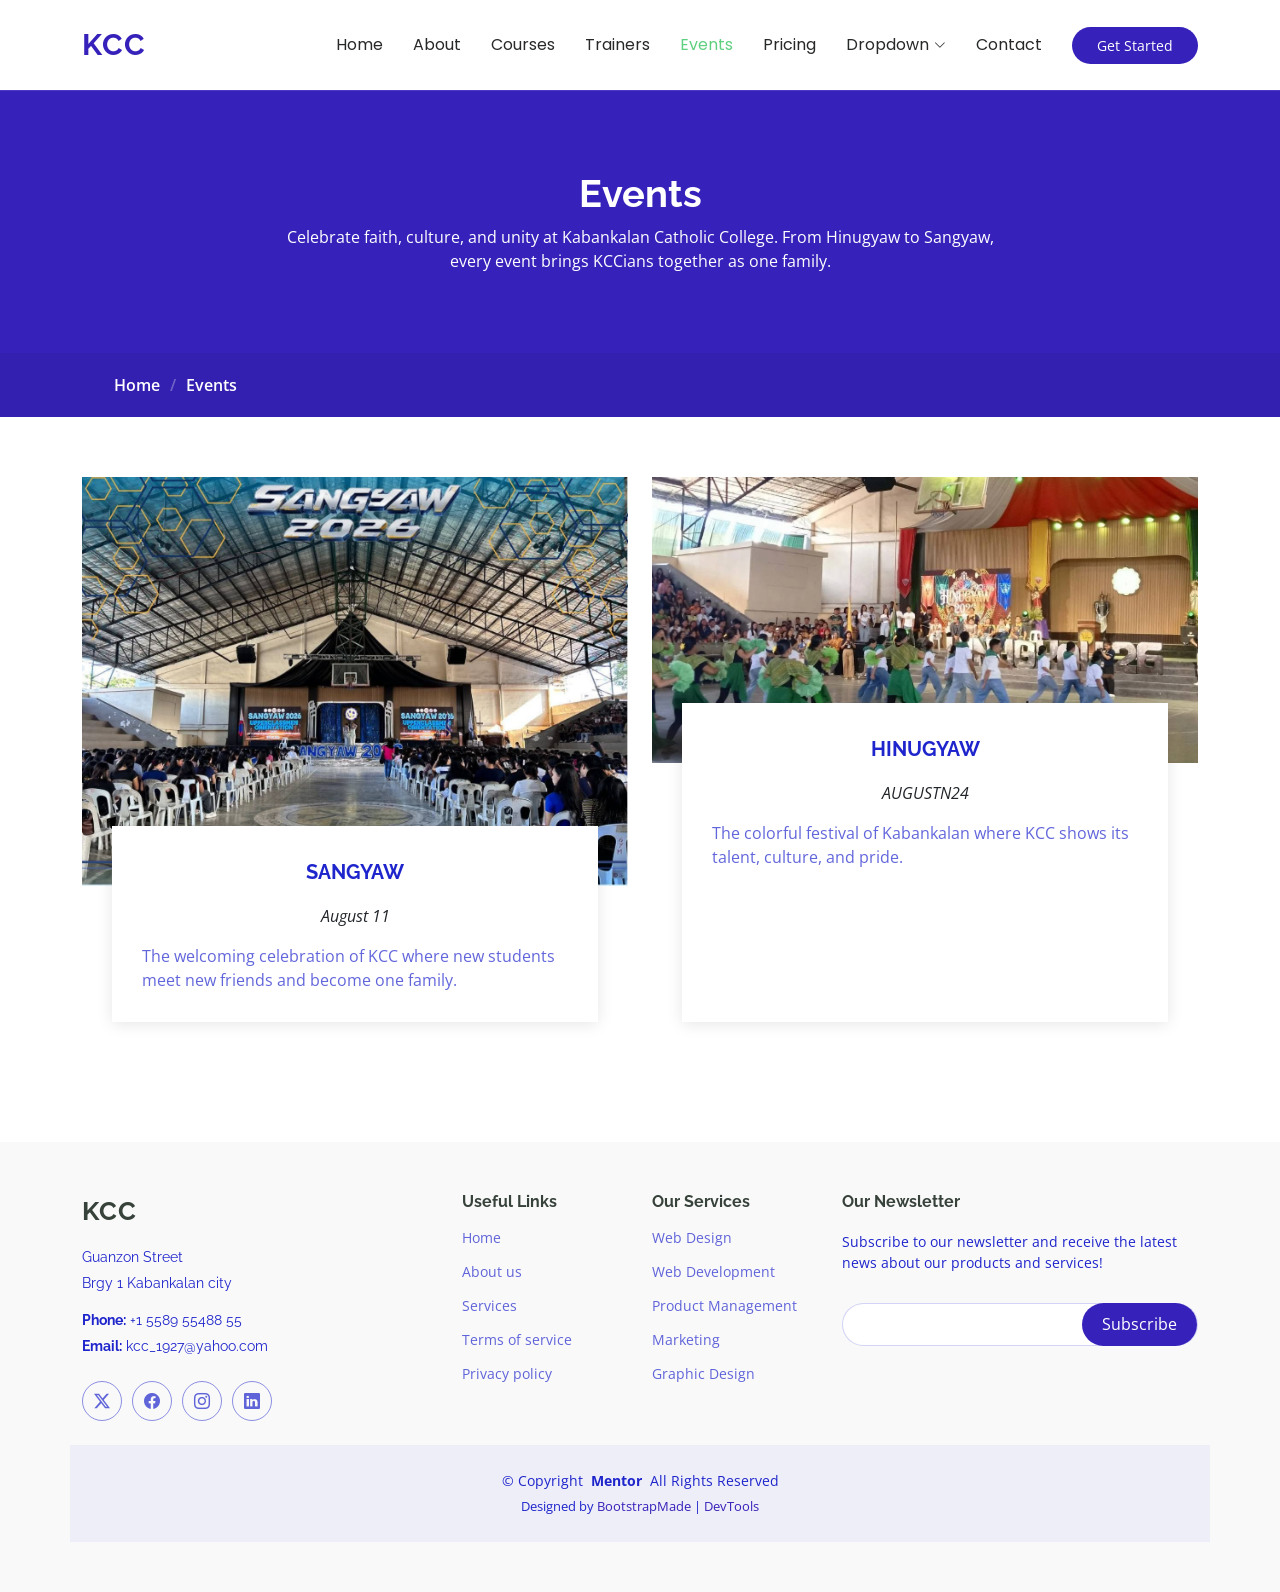
<file: events.html>
<!DOCTYPE html>
<html lang="en">

<head>
  <meta charset="utf-8">
  <meta content="width=device-width, initial-scale=1.0" name="viewport">
  <title>Events - Mentor Bootstrap Template</title>
  <meta name="description" content="">
  <meta name="keywords" content="">

  <!-- Favicons -->
  <link href="assets/img/favicon.png" rel="icon">
  <link href="assets/img/apple-touch-icon.png" rel="apple-touch-icon">

  <!-- Fonts -->
  <link href="https://fonts.googleapis.com" rel="preconnect">
  <link href="https://fonts.gstatic.com" rel="preconnect" crossorigin>
  <link href="https://fonts.googleapis.com/css2?family=Open+Sans:ital,wght@0,300;0,400;0,500;0,600;0,700;0,800;1,300;1,400;1,500;1,600;1,700;1,800&family=Poppins:ital,wght@0,100;0,200;0,300;0,400;0,500;0,600;0,700;0,800;0,900;1,100;1,200;1,300;1,400;1,500;1,600;1,700;1,800;1,900&family=Raleway:ital,wght@0,100;0,200;0,300;0,400;0,500;0,600;0,700;0,800;0,900;1,100;1,200;1,300;1,400;1,500;1,600;1,700;1,800;1,900&display=swap" rel="stylesheet">

  <!-- Vendor CSS Files -->
  <link href="assets/vendor/bootstrap/css/bootstrap.min.css" rel="stylesheet">
  <link href="assets/vendor/bootstrap-icons/bootstrap-icons.css" rel="stylesheet">
  <link href="assets/vendor/aos/aos.css" rel="stylesheet">
  <link href="assets/vendor/glightbox/css/glightbox.min.css" rel="stylesheet">
  <link href="assets/vendor/swiper/swiper-bundle.min.css" rel="stylesheet">

  <!-- Main CSS File -->
  <link href="assets/css/main.css" rel="stylesheet">

  <!-- =======================================================
  * Template Name: Mentor
  * Template URL: https://bootstrapmade.com/mentor-free-education-bootstrap-theme/
  * Updated: Jul 07 2025 with Bootstrap v5.3.7
  * Author: BootstrapMade.com
  * License: https://bootstrapmade.com/license/
  ======================================================== -->
</head>

<body class="events-page">

  <header id="header" class="header d-flex align-items-center sticky-top">
    <div class="container-fluid container-xl position-relative d-flex align-items-center">

      <a href="index.html" class="logo d-flex align-items-center me-auto">
        <!-- Uncomment the line below if you also wish to use an image logo -->
        <!-- <img src="assets/img/logo.webp" alt=""> -->
        <h1 class="sitename">KCC</h1>
      </a>

      <nav id="navmenu" class="navmenu">
        <ul>
          <li><a href="index.html">Home<br></a></li>
          <li><a href="about.html">About</a></li>
          <li><a href="courses.html">Courses</a></li>
          <li><a href="trainers.html">Trainers</a></li>
          <li><a href="events.html" class="active">Events</a></li>
          <li><a href="pricing.html">Pricing</a></li>
          <li class="dropdown"><a href="#"><span>Dropdown</span> <i class="bi bi-chevron-down toggle-dropdown"></i></a>
            <ul>
              <li><a href="#">Dropdown 1</a></li>
              <li class="dropdown"><a href="#"><span>Deep Dropdown</span> <i class="bi bi-chevron-down toggle-dropdown"></i></a>
                <ul>
                  <li><a href="#">Deep Dropdown 1</a></li>
                  <li><a href="#">Deep Dropdown 2</a></li>
                  <li><a href="#">Deep Dropdown 3</a></li>
                  <li><a href="#">Deep Dropdown 4</a></li>
                  <li><a href="#">Deep Dropdown 5</a></li>
                </ul>
              </li>
              <li><a href="#">Dropdown 2</a></li>
              <li><a href="#">Dropdown 3</a></li>
              <li><a href="#">Dropdown 4</a></li>
            </ul>
          </li>
          <li><a href="contact.html">Contact</a></li>
        </ul>
        <i class="mobile-nav-toggle d-xl-none bi bi-list"></i>
      </nav>

      <a class="btn-getstarted" href="courses.html">Get Started</a>

    </div>
  </header>

  <main class="main">

    <!-- Page Title -->
    <div class="page-title" data-aos="fade">
      <div class="heading">
        <div class="container">
          <div class="row d-flex justify-content-center text-center">
            <div class="col-lg-8">
              <h1>Events</h1>
              <p class="mb-0">Celebrate faith, culture, and unity at Kabankalan Catholic College. From Hinugyaw to Sangyaw, every event brings KCCians together as one family.</p>
            </div>
          </div>
        </div>
      </div>
      <nav class="breadcrumbs">
        <div class="container">
          <ol>
            <li><a href="index.html">Home</a></li>
            <li class="current">Events</li>
          </ol>
        </div>
      </nav>
    </div><!-- End Page Title -->

    <!-- Events Section -->
    <section id="events" class="events section">

      <div class="container" data-aos="fade-up">

        <div class="row">
          <div class="col-md-6 d-flex align-items-stretch">
            <div class="card">
              <div class="card-img">
                <img src="assets/img/SANGYAW.jpg" alt="...">
              </div>
              <div class="card-body">
                <h5 class="card-title"><a href="">SANGYAW</a></h5>
                <p class="fst-italic text-center">August 11</p>
                <p class="card-text">The welcoming celebration of KCC where new students meet new friends and become one family.</p>
              </div>
            </div>
          </div>
          <div class="col-md-6 d-flex align-items-stretch">
            <div class="card">
              <div class="card-img">
                <img src="assets/img/HINUGYAW.jpg" alt="...">
              </div>
              <div class="card-body">
                <h5 class="card-title"><a href="">HINUGYAW</a></h5>
                <p class="fst-italic text-center">AUGUSTN24</p>
                <p class="card-text">The colorful festival of Kabankalan where KCC shows its talent, culture, and pride.</p>
              </div>
            </div>

          </div>
        </div>

      </div>

    </section><!-- /Events Section -->

  </main>

  <footer id="footer" class="footer position-relative light-background">

    <div class="container footer-top">
      <div class="row gy-4">
        <div class="col-lg-4 col-md-6 footer-about">
          <a href="index.html" class="logo d-flex align-items-center">
            <span class="sitename">KCC</span>
          </a>
          <div class="footer-contact pt-3">
            <p>Guanzon Street</p>
            <p>Brgy 1 Kabankalan city</p>
            <p class="mt-3"><strong>Phone:</strong> <span>+1 5589 55488 55</span></p>
            <p><strong>Email:</strong> <span>kcc_1927@yahoo.com</span></p>
          </div>
          <div class="social-links d-flex mt-4">
            <a href=""><i class="bi bi-twitter-x"></i></a>
            <a href=""><i class="bi bi-facebook"></i></a>
            <a href=""><i class="bi bi-instagram"></i></a>
            <a href=""><i class="bi bi-linkedin"></i></a>
          </div>
        </div>

        <div class="col-lg-2 col-md-3 footer-links">
          <h4>Useful Links</h4>
          <ul>
            <li><a href="#">Home</a></li>
            <li><a href="#">About us</a></li>
            <li><a href="#">Services</a></li>
            <li><a href="#">Terms of service</a></li>
            <li><a href="#">Privacy policy</a></li>
          </ul>
        </div>

        <div class="col-lg-2 col-md-3 footer-links">
          <h4>Our Services</h4>
          <ul>
            <li><a href="#">Web Design</a></li>
            <li><a href="#">Web Development</a></li>
            <li><a href="#">Product Management</a></li>
            <li><a href="#">Marketing</a></li>
            <li><a href="#">Graphic Design</a></li>
          </ul>
        </div>

        <div class="col-lg-4 col-md-12 footer-newsletter">
          <h4>Our Newsletter</h4>
          <p>Subscribe to our newsletter and receive the latest news about our products and services!</p>
          <form action="#" method="post" class="email-form">
            <div class="newsletter-form"><input type="email" name="email"><input type="submit" value="Subscribe"></div>
            <div class="loading">Loading</div>
            <div class="error-message"></div>
            <div class="sent-message">Your subscription request has been sent. Thank you!</div>
          </form>
        </div>

      </div>
    </div>

    <div class="container copyright text-center mt-4">
      <p>© <span>Copyright</span> <strong class="px-1 sitename">Mentor</strong> <span>All Rights Reserved</span></p>
      <div class="credits">
        <!-- All the links in the footer should remain intact. -->
        <!-- You can delete the links only if you've purchased the pro version. -->
        <!-- Licensing information: https://bootstrapmade.com/license/ -->
        Designed by <a href="https://bootstrapmade.com/">BootstrapMade</a> | <a href="https://bootstrapmade.com/tools/">DevTools</a>
      </div>
    </div>

  </footer>

  <!-- Scroll Top -->
  <a href="#" id="scroll-top" class="scroll-top d-flex align-items-center justify-content-center"><i class="bi bi-arrow-up-short"></i></a>

  <!-- Preloader -->
  <div id="preloader"></div>

  <!-- Vendor JS Files -->
  <script src="assets/vendor/bootstrap/js/bootstrap.bundle.min.js"></script>
  <script src="assets/vendor/aos/aos.js"></script>
  <script src="assets/vendor/glightbox/js/glightbox.min.js"></script>
  <script src="assets/vendor/purecounter/purecounter_vanilla.js"></script>
  <script src="assets/vendor/swiper/swiper-bundle.min.js"></script>

  <!-- Main JS File -->
  <script src="assets/js/main.js"></script>

</body>

</html>
</file>
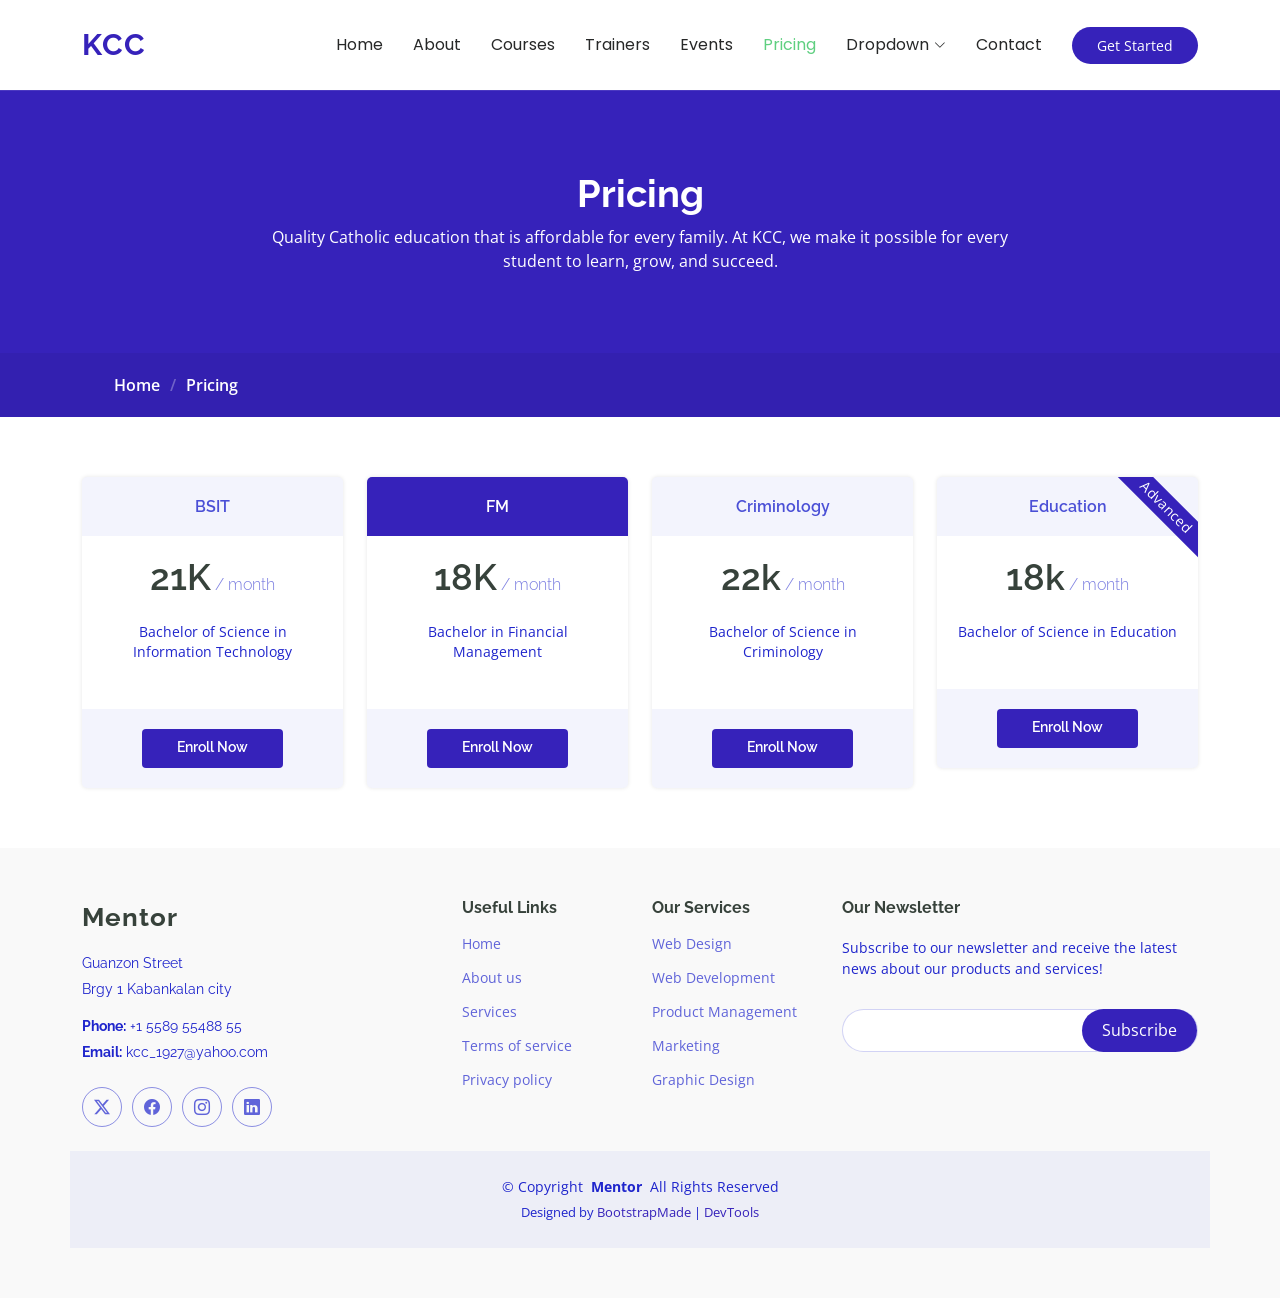
<file: pricing.html>
<!DOCTYPE html>
<html lang="en">

<head>
  <meta charset="utf-8">
  <meta content="width=device-width, initial-scale=1.0" name="viewport">
  <title>Pricing - Mentor Bootstrap Template</title>
  <meta name="description" content="">
  <meta name="keywords" content="">

  <!-- Favicons -->
  <link href="assets/img/favicon.png" rel="icon">
  <link href="assets/img/apple-touch-icon.png" rel="apple-touch-icon">

  <!-- Fonts -->
  <link href="https://fonts.googleapis.com" rel="preconnect">
  <link href="https://fonts.gstatic.com" rel="preconnect" crossorigin>
  <link href="https://fonts.googleapis.com/css2?family=Open+Sans:ital,wght@0,300;0,400;0,500;0,600;0,700;0,800;1,300;1,400;1,500;1,600;1,700;1,800&family=Poppins:ital,wght@0,100;0,200;0,300;0,400;0,500;0,600;0,700;0,800;0,900;1,100;1,200;1,300;1,400;1,500;1,600;1,700;1,800;1,900&family=Raleway:ital,wght@0,100;0,200;0,300;0,400;0,500;0,600;0,700;0,800;0,900;1,100;1,200;1,300;1,400;1,500;1,600;1,700;1,800;1,900&display=swap" rel="stylesheet">

  <!-- Vendor CSS Files -->
  <link href="assets/vendor/bootstrap/css/bootstrap.min.css" rel="stylesheet">
  <link href="assets/vendor/bootstrap-icons/bootstrap-icons.css" rel="stylesheet">
  <link href="assets/vendor/aos/aos.css" rel="stylesheet">
  <link href="assets/vendor/glightbox/css/glightbox.min.css" rel="stylesheet">
  <link href="assets/vendor/swiper/swiper-bundle.min.css" rel="stylesheet">

  <!-- Main CSS File -->
  <link href="assets/css/main.css" rel="stylesheet">

  <!-- =======================================================
  * Template Name: Mentor
  * Template URL: https://bootstrapmade.com/mentor-free-education-bootstrap-theme/
  * Updated: Jul 07 2025 with Bootstrap v5.3.7
  * Author: BootstrapMade.com
  * License: https://bootstrapmade.com/license/
  ======================================================== -->
</head>

<body class="pricing-page">

  <header id="header" class="header d-flex align-items-center sticky-top">
    <div class="container-fluid container-xl position-relative d-flex align-items-center">

      <a href="index.html" class="logo d-flex align-items-center me-auto">
        <!-- Uncomment the line below if you also wish to use an image logo -->
        <!-- <img src="assets/img/logo.webp" alt=""> -->
        <h1 class="sitename">KCC</h1>
      </a>

      <nav id="navmenu" class="navmenu">
        <ul>
          <li><a href="index.html">Home<br></a></li>
          <li><a href="about.html">About</a></li>
          <li><a href="courses.html">Courses</a></li>
          <li><a href="trainers.html">Trainers</a></li>
          <li><a href="events.html">Events</a></li>
          <li><a href="pricing.html" class="active">Pricing</a></li>
          <li class="dropdown"><a href="#"><span>Dropdown</span> <i class="bi bi-chevron-down toggle-dropdown"></i></a>
            <ul>
              <li><a href="#">Dropdown 1</a></li>
              <li class="dropdown"><a href="#"><span>Deep Dropdown</span> <i class="bi bi-chevron-down toggle-dropdown"></i></a>
                <ul>
                  <li><a href="#">Deep Dropdown 1</a></li>
                  <li><a href="#">Deep Dropdown 2</a></li>
                  <li><a href="#">Deep Dropdown 3</a></li>
                  <li><a href="#">Deep Dropdown 4</a></li>
                  <li><a href="#">Deep Dropdown 5</a></li>
                </ul>
              </li>
              <li><a href="#">Dropdown 2</a></li>
              <li><a href="#">Dropdown 3</a></li>
              <li><a href="#">Dropdown 4</a></li>
            </ul>
          </li>
          <li><a href="contact.html">Contact</a></li>
        </ul>
        <i class="mobile-nav-toggle d-xl-none bi bi-list"></i>
      </nav>

      <a class="btn-getstarted" href="courses.html">Get Started</a>

    </div>
  </header>

  <main class="main">

    <!-- Page Title -->
    <div class="page-title" data-aos="fade">
      <div class="heading">
        <div class="container">
          <div class="row d-flex justify-content-center text-center">
            <div class="col-lg-8">
              <h1>Pricing</h1>
              <p class="mb-0">Quality Catholic education that is affordable for every family. At KCC, we make it possible for every student to learn, grow, and succeed.
</p>
            </div>
          </div>
        </div>
      </div>
      <nav class="breadcrumbs">
        <div class="container">
          <ol>
            <li><a href="index.html">Home</a></li>
            <li class="current">Pricing</li>
          </ol>
        </div>
      </nav>
    </div><!-- End Page Title -->

    <!-- Pricing Section -->
    <section id="pricing" class="pricing section">

      <div class="container">

        <div class="row gy-3">

          <div class="col-xl-3 col-lg-6" data-aos="fade-up" data-aos-delay="100">
            <div class="pricing-item">
              <h3>BSIT</h3>
              <h4><sup></sup>21K<span> / month</span></h4>
              <ul>
                <li>Bachelor of Science in Information Technology</li>
                
              </ul>
              <div class="btn-wrap">
                <a href="#" class="btn-buy">Enroll Now</a>
              </div>
            </div>
          </div><!-- End Pricing Item -->

          <div class="col-xl-3 col-lg-6" data-aos="fade-up" data-aos-delay="200">
            <div class="pricing-item featured">
              <h3>FM</h3>
              <h4><sup></sup>18K<span> / month</span></h4>
              <ul>
                <li>Bachelor in Financial Management</li>
                
              </ul>
              <div class="btn-wrap">
                <a href="#" class="btn-buy">Enroll Now</a>
              </div>
            </div>
          </div><!-- End Pricing Item -->

          <div class="col-xl-3 col-lg-6" data-aos="fade-up" data-aos-delay="400">
            <div class="pricing-item">
              <h3>Criminology</h3>
              <h4><sup></sup>22k<span> / month</span></h4>
              <ul>
                <li>Bachelor of Science in Criminology</li>
                
              </ul>
              <div class="btn-wrap">
                <a href="#" class="btn-buy">Enroll Now</a>
              </div>
            </div>
          </div><!-- End Pricing Item -->

          <div class="col-xl-3 col-lg-6" data-aos="fade-up" data-aos-delay="400">
            <div class="pricing-item">
              <span class="advanced">Advanced</span>
              <h3>Education</h3>
              <h4><sup></sup>18k<span> / month</span></h4>
              <ul>
                <li>Bachelor of Science in Education</li>
                
              </ul>
              <div class="btn-wrap">
                <a href="#" class="btn-buy">Enroll Now</a>
              </div>
            </div>
          </div><!-- End Pricing Item -->

        </div>

      </div>

    </section><!-- /Pricing Section -->

  </main>

  <footer id="footer" class="footer position-relative light-background">

    <div class="container footer-top">
      <div class="row gy-4">
        <div class="col-lg-4 col-md-6 footer-about">
          <a href="index.html" class="logo d-flex align-items-center">
            <span class="sitename">Mentor</span>
          </a>
          <div class="footer-contact pt-3">
            <p>Guanzon Street</p>
            <p>Brgy 1 Kabankalan city</p>
            <p class="mt-3"><strong>Phone:</strong> <span>+1 5589 55488 55</span></p>
            <p><strong>Email:</strong> <span>kcc_1927@yahoo.com</span></p>
          </div>
          <div class="social-links d-flex mt-4">
            <a href=""><i class="bi bi-twitter-x"></i></a>
            <a href=""><i class="bi bi-facebook"></i></a>
            <a href=""><i class="bi bi-instagram"></i></a>
            <a href=""><i class="bi bi-linkedin"></i></a>
          </div>
        </div>

        <div class="col-lg-2 col-md-3 footer-links">
          <h4>Useful Links</h4>
          <ul>
            <li><a href="#">Home</a></li>
            <li><a href="#">About us</a></li>
            <li><a href="#">Services</a></li>
            <li><a href="#">Terms of service</a></li>
            <li><a href="#">Privacy policy</a></li>
          </ul>
        </div>

        <div class="col-lg-2 col-md-3 footer-links">
          <h4>Our Services</h4>
          <ul>
            <li><a href="#">Web Design</a></li>
            <li><a href="#">Web Development</a></li>
            <li><a href="#">Product Management</a></li>
            <li><a href="#">Marketing</a></li>
            <li><a href="#">Graphic Design</a></li>
          </ul>
        </div>

        <div class="col-lg-4 col-md-12 footer-newsletter">
          <h4>Our Newsletter</h4>
          <p>Subscribe to our newsletter and receive the latest news about our products and services!</p>
          <form action="#" method="post" class="email-form">
            <div class="newsletter-form"><input type="email" name="email"><input type="submit" value="Subscribe"></div>
            <div class="loading">Loading</div>
            <div class="error-message"></div>
            <div class="sent-message">Your subscription request has been sent. Thank you!</div>
          </form>
        </div>

      </div>
    </div>

    <div class="container copyright text-center mt-4">
      <p>© <span>Copyright</span> <strong class="px-1 sitename">Mentor</strong> <span>All Rights Reserved</span></p>
      <div class="credits">
        <!-- All the links in the footer should remain intact. -->
        <!-- You can delete the links only if you've purchased the pro version. -->
        <!-- Licensing information: https://bootstrapmade.com/license/ -->
        Designed by <a href="https://bootstrapmade.com/">BootstrapMade</a> | <a href="https://bootstrapmade.com/tools/">DevTools</a>
      </div>
    </div>

  </footer>

  <!-- Scroll Top -->
  <a href="#" id="scroll-top" class="scroll-top d-flex align-items-center justify-content-center"><i class="bi bi-arrow-up-short"></i></a>

  <!-- Preloader -->
  <div id="preloader"></div>

  <!-- Vendor JS Files -->
  <script src="assets/vendor/bootstrap/js/bootstrap.bundle.min.js"></script>
  <script src="assets/vendor/aos/aos.js"></script>
  <script src="assets/vendor/glightbox/js/glightbox.min.js"></script>
  <script src="assets/vendor/purecounter/purecounter_vanilla.js"></script>
  <script src="assets/vendor/swiper/swiper-bundle.min.js"></script>

  <!-- Main JS File -->
  <script src="assets/js/main.js"></script>

</body>

</html>
</file>
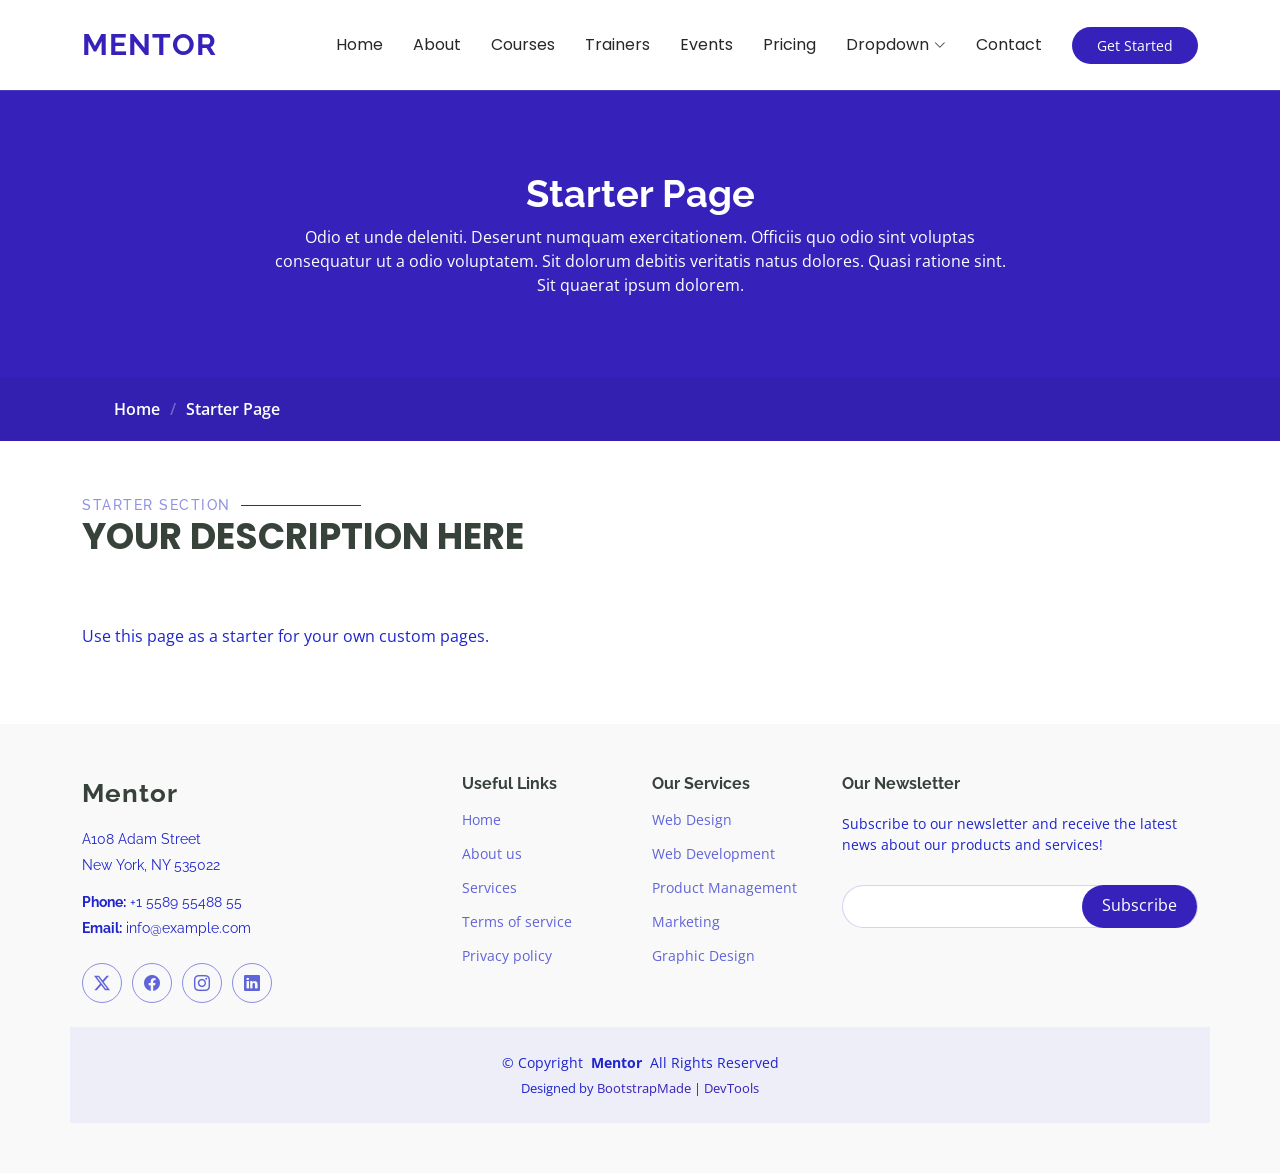
<file: starter-page.html>
<!DOCTYPE html>
<html lang="en">

<head>
  <meta charset="utf-8">
  <meta content="width=device-width, initial-scale=1.0" name="viewport">
  <title>Starter Page - Mentor Bootstrap Template</title>
  <meta name="description" content="">
  <meta name="keywords" content="">

  <!-- Favicons -->
  <link href="assets/img/favicon.png" rel="icon">
  <link href="assets/img/apple-touch-icon.png" rel="apple-touch-icon">

  <!-- Fonts -->
  <link href="https://fonts.googleapis.com" rel="preconnect">
  <link href="https://fonts.gstatic.com" rel="preconnect" crossorigin>
  <link href="https://fonts.googleapis.com/css2?family=Open+Sans:ital,wght@0,300;0,400;0,500;0,600;0,700;0,800;1,300;1,400;1,500;1,600;1,700;1,800&family=Poppins:ital,wght@0,100;0,200;0,300;0,400;0,500;0,600;0,700;0,800;0,900;1,100;1,200;1,300;1,400;1,500;1,600;1,700;1,800;1,900&family=Raleway:ital,wght@0,100;0,200;0,300;0,400;0,500;0,600;0,700;0,800;0,900;1,100;1,200;1,300;1,400;1,500;1,600;1,700;1,800;1,900&display=swap" rel="stylesheet">

  <!-- Vendor CSS Files -->
  <link href="assets/vendor/bootstrap/css/bootstrap.min.css" rel="stylesheet">
  <link href="assets/vendor/bootstrap-icons/bootstrap-icons.css" rel="stylesheet">
  <link href="assets/vendor/aos/aos.css" rel="stylesheet">
  <link href="assets/vendor/glightbox/css/glightbox.min.css" rel="stylesheet">
  <link href="assets/vendor/swiper/swiper-bundle.min.css" rel="stylesheet">

  <!-- Main CSS File -->
  <link href="assets/css/main.css" rel="stylesheet">

  <!-- =======================================================
  * Template Name: Mentor
  * Template URL: https://bootstrapmade.com/mentor-free-education-bootstrap-theme/
  * Updated: Jul 07 2025 with Bootstrap v5.3.7
  * Author: BootstrapMade.com
  * License: https://bootstrapmade.com/license/
  ======================================================== -->
</head>

<body class="starter-page-page">

  <header id="header" class="header d-flex align-items-center sticky-top">
    <div class="container-fluid container-xl position-relative d-flex align-items-center">

      <a href="index.html" class="logo d-flex align-items-center me-auto">
        <!-- Uncomment the line below if you also wish to use an image logo -->
        <!-- <img src="assets/img/logo.webp" alt=""> -->
        <h1 class="sitename">Mentor</h1>
      </a>

      <nav id="navmenu" class="navmenu">
        <ul>
          <li><a href="index.html">Home<br></a></li>
          <li><a href="about.html">About</a></li>
          <li><a href="courses.html">Courses</a></li>
          <li><a href="trainers.html">Trainers</a></li>
          <li><a href="events.html">Events</a></li>
          <li><a href="pricing.html">Pricing</a></li>
          <li class="dropdown"><a href="#"><span>Dropdown</span> <i class="bi bi-chevron-down toggle-dropdown"></i></a>
            <ul>
              <li><a href="#">Dropdown 1</a></li>
              <li class="dropdown"><a href="#"><span>Deep Dropdown</span> <i class="bi bi-chevron-down toggle-dropdown"></i></a>
                <ul>
                  <li><a href="#">Deep Dropdown 1</a></li>
                  <li><a href="#">Deep Dropdown 2</a></li>
                  <li><a href="#">Deep Dropdown 3</a></li>
                  <li><a href="#">Deep Dropdown 4</a></li>
                  <li><a href="#">Deep Dropdown 5</a></li>
                </ul>
              </li>
              <li><a href="#">Dropdown 2</a></li>
              <li><a href="#">Dropdown 3</a></li>
              <li><a href="#">Dropdown 4</a></li>
            </ul>
          </li>
          <li><a href="contact.html">Contact</a></li>
        </ul>
        <i class="mobile-nav-toggle d-xl-none bi bi-list"></i>
      </nav>

      <a class="btn-getstarted" href="courses.html">Get Started</a>

    </div>
  </header>

  <main class="main">

    <!-- Page Title -->
    <div class="page-title" data-aos="fade">
      <div class="heading">
        <div class="container">
          <div class="row d-flex justify-content-center text-center">
            <div class="col-lg-8">
              <h1>Starter Page</h1>
              <p class="mb-0">Odio et unde deleniti. Deserunt numquam exercitationem. Officiis quo odio sint voluptas consequatur ut a odio voluptatem. Sit dolorum debitis veritatis natus dolores. Quasi ratione sint. Sit quaerat ipsum dolorem.</p>
            </div>
          </div>
        </div>
      </div>
      <nav class="breadcrumbs">
        <div class="container">
          <ol>
            <li><a href="index.html">Home</a></li>
            <li class="current">Starter Page</li>
          </ol>
        </div>
      </nav>
    </div><!-- End Page Title -->

    <!-- Starter Section Section -->
    <section id="starter-section" class="starter-section section">

      <!-- Section Title -->
      <div class="container section-title" data-aos="fade-up">
        <h2>Starter Section</h2>
        <p>Your Description Here<br></p>
      </div><!-- End Section Title -->

      <div class="container" data-aos="fade-up">
        <p>Use this page as a starter for your own custom pages.</p>
      </div>

    </section><!-- /Starter Section Section -->

  </main>

  <footer id="footer" class="footer position-relative light-background">

    <div class="container footer-top">
      <div class="row gy-4">
        <div class="col-lg-4 col-md-6 footer-about">
          <a href="index.html" class="logo d-flex align-items-center">
            <span class="sitename">Mentor</span>
          </a>
          <div class="footer-contact pt-3">
            <p>A108 Adam Street</p>
            <p>New York, NY 535022</p>
            <p class="mt-3"><strong>Phone:</strong> <span>+1 5589 55488 55</span></p>
            <p><strong>Email:</strong> <span>info@example.com</span></p>
          </div>
          <div class="social-links d-flex mt-4">
            <a href=""><i class="bi bi-twitter-x"></i></a>
            <a href=""><i class="bi bi-facebook"></i></a>
            <a href=""><i class="bi bi-instagram"></i></a>
            <a href=""><i class="bi bi-linkedin"></i></a>
          </div>
        </div>

        <div class="col-lg-2 col-md-3 footer-links">
          <h4>Useful Links</h4>
          <ul>
            <li><a href="#">Home</a></li>
            <li><a href="#">About us</a></li>
            <li><a href="#">Services</a></li>
            <li><a href="#">Terms of service</a></li>
            <li><a href="#">Privacy policy</a></li>
          </ul>
        </div>

        <div class="col-lg-2 col-md-3 footer-links">
          <h4>Our Services</h4>
          <ul>
            <li><a href="#">Web Design</a></li>
            <li><a href="#">Web Development</a></li>
            <li><a href="#">Product Management</a></li>
            <li><a href="#">Marketing</a></li>
            <li><a href="#">Graphic Design</a></li>
          </ul>
        </div>

        <div class="col-lg-4 col-md-12 footer-newsletter">
          <h4>Our Newsletter</h4>
          <p>Subscribe to our newsletter and receive the latest news about our products and services!</p>
          <form action="#" method="post" class="email-form">
            <div class="newsletter-form"><input type="email" name="email"><input type="submit" value="Subscribe"></div>
            <div class="loading">Loading</div>
            <div class="error-message"></div>
            <div class="sent-message">Your subscription request has been sent. Thank you!</div>
          </form>
        </div>

      </div>
    </div>

    <div class="container copyright text-center mt-4">
      <p>© <span>Copyright</span> <strong class="px-1 sitename">Mentor</strong> <span>All Rights Reserved</span></p>
      <div class="credits">
        <!-- All the links in the footer should remain intact. -->
        <!-- You can delete the links only if you've purchased the pro version. -->
        <!-- Licensing information: https://bootstrapmade.com/license/ -->
        Designed by <a href="https://bootstrapmade.com/">BootstrapMade</a> | <a href="https://bootstrapmade.com/tools/">DevTools</a>
      </div>
    </div>

  </footer>

  <!-- Scroll Top -->
  <a href="#" id="scroll-top" class="scroll-top d-flex align-items-center justify-content-center"><i class="bi bi-arrow-up-short"></i></a>

  <!-- Preloader -->
  <div id="preloader"></div>

  <!-- Vendor JS Files -->
  <script src="assets/vendor/bootstrap/js/bootstrap.bundle.min.js"></script>
  <script src="assets/vendor/aos/aos.js"></script>
  <script src="assets/vendor/glightbox/js/glightbox.min.js"></script>
  <script src="assets/vendor/purecounter/purecounter_vanilla.js"></script>
  <script src="assets/vendor/swiper/swiper-bundle.min.js"></script>

  <!-- Main JS File -->
  <script src="assets/js/main.js"></script>

</body>

</html>
</file>
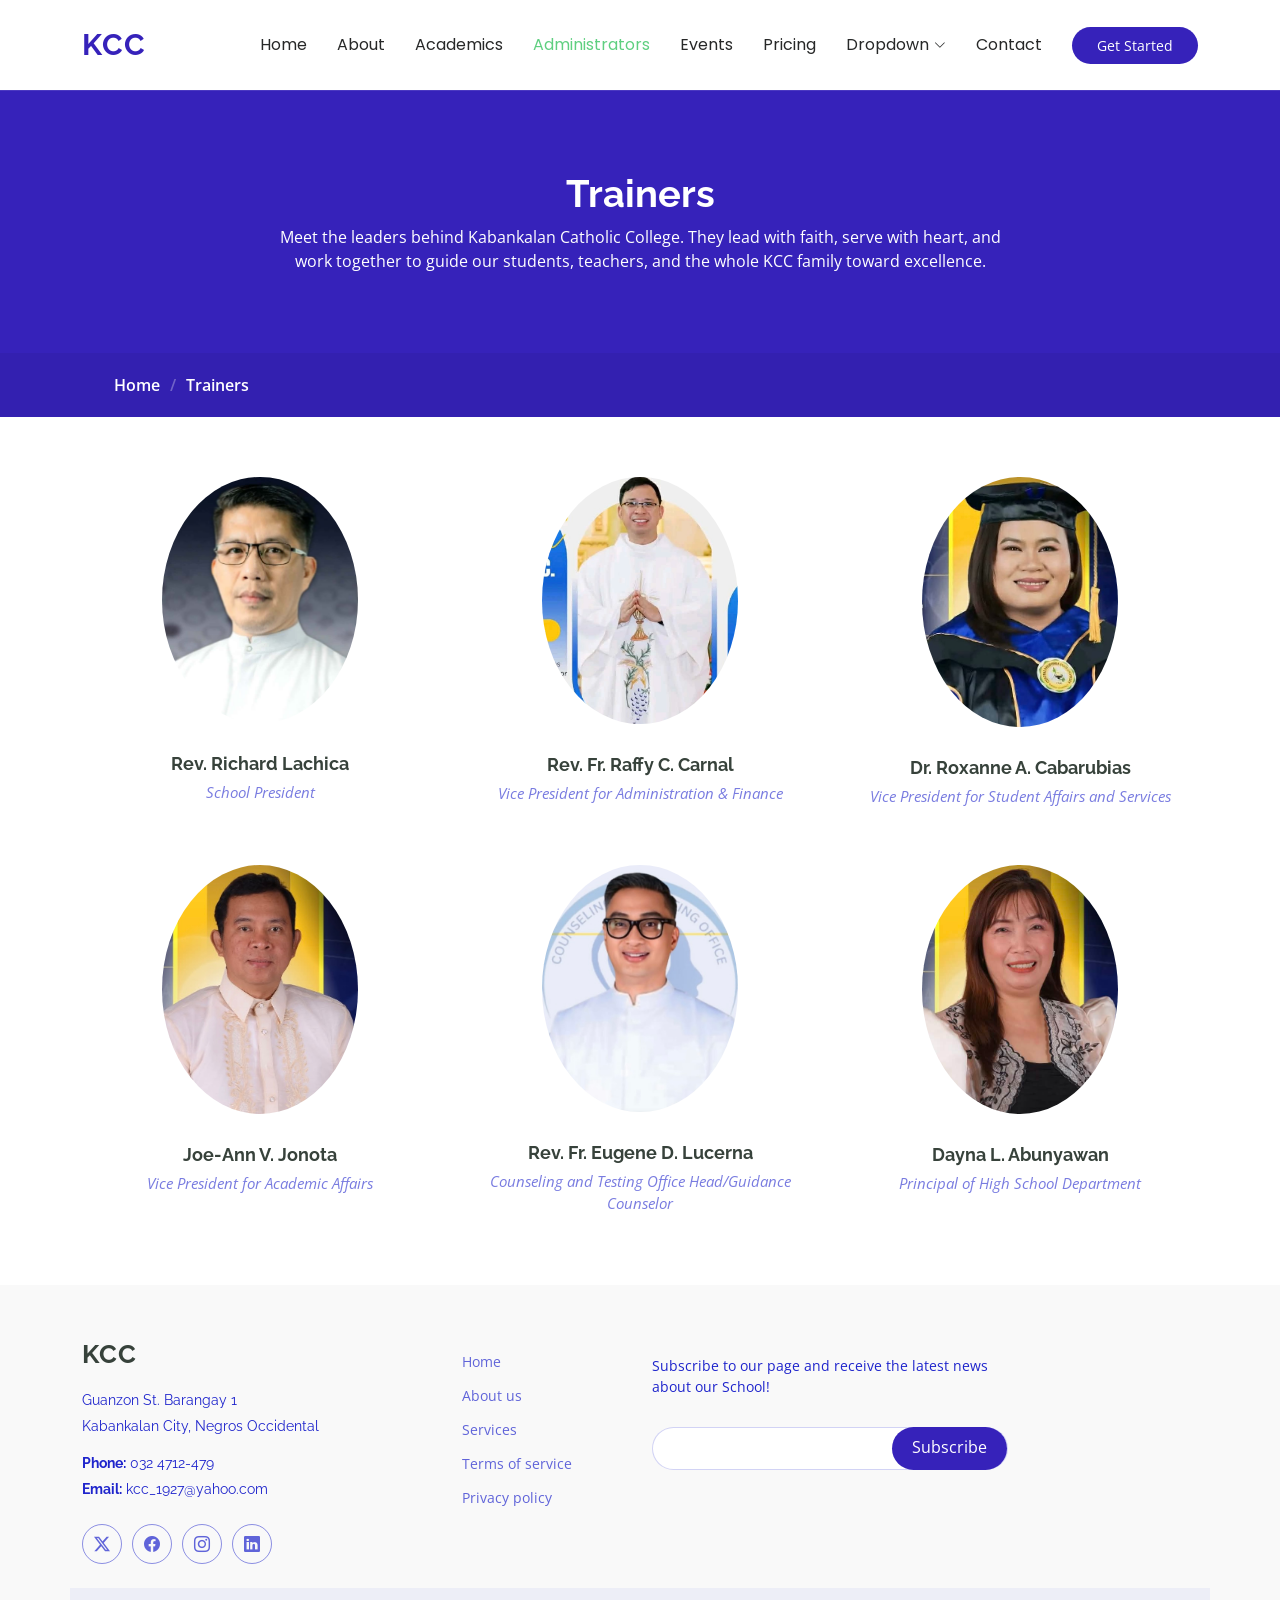
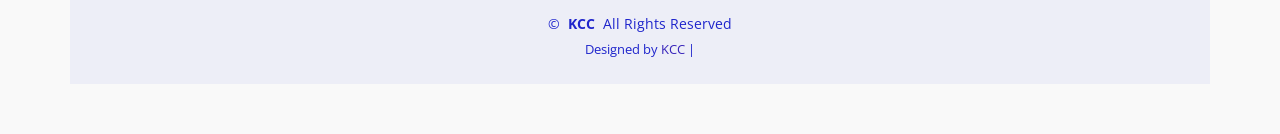
<file: trainers.html>
<!DOCTYPE html>
<html lang="en">

<head>
  <meta charset="utf-8">
  <meta content="width=device-width, initial-scale=1.0" name="viewport">
  <title>Trainers - Mentor Bootstrap Template</title>
  <meta name="description" content="">
  <meta name="keywords" content="">

  <!-- Favicons -->
  <link href="assets/img/favicon.png" rel="icon">
  <link href="assets/img/apple-touch-icon.png" rel="apple-touch-icon">

  <!-- Fonts -->
  <link href="https://fonts.googleapis.com" rel="preconnect">
  <link href="https://fonts.gstatic.com" rel="preconnect" crossorigin>
  <link href="https://fonts.googleapis.com/css2?family=Open+Sans:ital,wght@0,300;0,400;0,500;0,600;0,700;0,800;1,300;1,400;1,500;1,600;1,700;1,800&family=Poppins:ital,wght@0,100;0,200;0,300;0,400;0,500;0,600;0,700;0,800;0,900;1,100;1,200;1,300;1,400;1,500;1,600;1,700;1,800;1,900&family=Raleway:ital,wght@0,100;0,200;0,300;0,400;0,500;0,600;0,700;0,800;0,900;1,100;1,200;1,300;1,400;1,500;1,600;1,700;1,800;1,900&display=swap" rel="stylesheet">

  <!-- Vendor CSS Files -->
  <link href="assets/vendor/bootstrap/css/bootstrap.min.css" rel="stylesheet">
  <link href="assets/vendor/bootstrap-icons/bootstrap-icons.css" rel="stylesheet">
  <link href="assets/vendor/aos/aos.css" rel="stylesheet">
  <link href="assets/vendor/glightbox/css/glightbox.min.css" rel="stylesheet">
  <link href="assets/vendor/swiper/swiper-bundle.min.css" rel="stylesheet">

  <!-- Main CSS File -->
  <link href="assets/css/main.css" rel="stylesheet">

  <!-- =======================================================
  * Template Name: Mentor
  * Template URL: https://bootstrapmade.com/mentor-free-education-bootstrap-theme/
  * Updated: Jul 07 2025 with Bootstrap v5.3.7
  * Author: BootstrapMade.com
  * License: https://bootstrapmade.com/license/
  ======================================================== -->
</head>

<body class="trainers-page">

  <header id="header" class="header d-flex align-items-center sticky-top">
    <div class="container-fluid container-xl position-relative d-flex align-items-center">

      <a href="index.html" class="logo d-flex align-items-center me-auto">
        <!-- Uncomment the line below if you also wish to use an image logo -->
        <!-- <img src="assets/img/logo.webp" alt=""> -->
        <h1 class="sitename">KCC</h1>
      </a>

      <nav id="navmenu" class="navmenu">
        <ul>
          <li><a href="index.html">Home<br></a></li>
          <li><a href="about.html">About</a></li>
          <li><a href="courses.html">Academics</a></li>
          <li><a href="trainers.html" class="active">Administrators</a></li>
          <li><a href="events.html">Events</a></li>
          <li><a href="pricing.html">Pricing</a></li>
          <li class="dropdown"><a href="#"><span>Dropdown</span> <i class="bi bi-chevron-down toggle-dropdown"></i></a>
            <ul>
              <li><a href="#">Dropdown 1</a></li>
              <li class="dropdown"><a href="#"><span>Deep Dropdown</span> <i class="bi bi-chevron-down toggle-dropdown"></i></a>
                <ul>
                  <li><a href="#">Deep Dropdown 1</a></li>
                  <li><a href="#">Deep Dropdown 2</a></li>
                  <li><a href="#">Deep Dropdown 3</a></li>
                  <li><a href="#">Deep Dropdown 4</a></li>
                  <li><a href="#">Deep Dropdown 5</a></li>
                </ul>
              </li>
              <li><a href="#">Dropdown 2</a></li>
              <li><a href="#">Dropdown 3</a></li>
              <li><a href="#">Dropdown 4</a></li>
            </ul>
          </li>
          <li><a href="contact.html">Contact</a></li>
        </ul>
        <i class="mobile-nav-toggle d-xl-none bi bi-list"></i>
      </nav>

      <a class="btn-getstarted" href="courses.html">Get Started</a>

    </div>
  </header>

  <main class="main">

    <!-- Page Title -->
    <div class="page-title" data-aos="fade">
      <div class="heading">
        <div class="container">
          <div class="row d-flex justify-content-center text-center">
            <div class="col-lg-8">
              <h1>Trainers</h1>
              <p class="mb-0">Meet the leaders behind Kabankalan Catholic College. They lead with faith, serve with heart, and work together to guide our students, teachers, and the whole KCC family toward excellence.
</p>
            </div>
          </div>
        </div>
      </div>
      <nav class="breadcrumbs">
        <div class="container">
          <ol>
            <li><a href="index.html">Home</a></li>
            <li class="current">Trainers</li>
          </ol>
        </div>
      </nav>
    </div><!-- End Page Title -->

    <!-- Trainers Section -->
    <section id="trainers" class="section trainers">

      <div class="container">

        <div class="row gy-5">

          <div class="col-lg-4 col-md-6 member" data-aos="fade-up" data-aos-delay="100">
            <div class="member-img">
              <img src="assets/img/richard.jpg.jpeg" class="img-fluid" alt="">
              <div class="social">
                <a href="#"><i class="bi bi-twitter-x"></i></a>
                <a href="#"><i class="bi bi-facebook"></i></a>
                <a href="#"><i class="bi bi-instagram"></i></a>
                <a href="#"><i class="bi bi-linkedin"></i></a>
              </div>
            </div>
            <div class="member-info text-center">
              <h4>Rev. Richard Lachica</h4>
              <span>School President</span>
              <p></p>
            </div>
          </div><!-- End Team Member -->

          <div class="col-lg-4 col-md-6 member" data-aos="fade-up" data-aos-delay="200">
            <div class="member-img">
              <img src="assets/img/raffy.jpg.jpeg" class="img-fluid" alt="">
              <div class="social">
                <a href="#"><i class="bi bi-twitter-x"></i></a>
                <a href="#"><i class="bi bi-facebook"></i></a>
                <a href="#"><i class="bi bi-instagram"></i></a>
                <a href="#"><i class="bi bi-linkedin"></i></a>
              </div>
            </div>
            <div class="member-info text-center">
              <h4>Rev. Fr. Raffy C. Carnal </h4>
              <span>Vice President for Administration & Finance</span>
              <p></p>
            </div>
          </div><!-- End Team Member -->

          <div class="col-lg-4 col-md-6 member" data-aos="fade-up" data-aos-delay="300">
            <div class="member-img">
              <img src="assets/img/roxanne.jpg.jpeg" class="img-fluid" alt="">
              <div class="social">
                <a href="#"><i class="bi bi-twitter-x"></i></a>
                <a href="#"><i class="bi bi-facebook"></i></a>
                <a href="#"><i class="bi bi-instagram"></i></a>
                <a href="#"><i class="bi bi-linkedin"></i></a>
              </div>
            </div>
            <div class="member-info text-center">
              <h4>Dr. Roxanne A. Cabarubias</h4>
              <span>Vice President for Student Affairs and Services</span>
              <p> </p>
            </div>
          </div><!-- End Team Member -->

          <div class="col-lg-4 col-md-6 member" data-aos="fade-up" data-aos-delay="400">
            <div class="member-img">
              <img src="assets/img/jonota.jpg.jpeg" class="img-fluid" alt="">
              <div class="social">
                <a href="#"><i class="bi bi-twitter-x"></i></a>
                <a href="#"><i class="bi bi-facebook"></i></a>
                <a href="#"><i class="bi bi-instagram"></i></a>
                <a href="#"><i class="bi bi-linkedin"></i></a>
              </div>
            </div>
            <div class="member-info text-center">
              <h4>Joe-Ann V. Jonota</h4>
              <span>Vice President for Academic Affairs</span>
              <p></p>
            </div>
          </div><!-- End Team Member -->

          <div class="col-lg-4 col-md-6 member" data-aos="fade-up" data-aos-delay="500">
            <div class="member-img">
              <img src="assets/img/eugene.jpg.jpeg" class="img-fluid" alt="">
              <div class="social">
                <a href="#"><i class="bi bi-twitter-x"></i></a>
                <a href="#"><i class="bi bi-facebook"></i></a>
                <a href="#"><i class="bi bi-instagram"></i></a>
                <a href="#"><i class="bi bi-linkedin"></i></a>
              </div>
            </div>
            <div class="member-info text-center">
              <h4>Rev. Fr. Eugene D. Lucerna</h4>
              <span>Counseling and Testing Office Head/Guidance Counselor<br></span>
              <p></p>
            </div>
          </div><!-- End Team Member -->

          <div class="col-lg-4 col-md-6 member" data-aos="fade-up" data-aos-delay="600">
            <div class="member-img">
              <img src="assets/img/Abunyawan.jpeg" class="img-fluid" alt="">
              <div class="social">
                <a href="#"><i class="bi bi-twitter-x"></i></a>
                <a href="#"><i class="bi bi-facebook"></i></a>
                <a href="#"><i class="bi bi-instagram"></i></a>
                <a href="#"><i class="bi bi-linkedin"></i></a>
              </div>
            </div>
            <div class="member-info text-center">
              <h4>Dayna L. Abunyawan</h4>
              <span>Principal of High School Department</span>
              <p></p>
            </div>
          </div><!-- End Team Member -->

        </div>

      </div>

    </section><!-- /Trainers Section -->

  </main>

  <footer id="footer" class="footer position-relative light-background">

    <div class="container footer-top">
      <div class="row gy-4">
        <div class="col-lg-4 col-md-6 footer-about">
          <a href="index.html" class="logo d-flex align-items-center">
            <span class="sitename">KCC</span>
          </a>
          <div class="footer-contact pt-3">
            <p>Guanzon St. Barangay 1</p>
            <p>Kabankalan City, Negros Occidental</p>
            <p class="mt-3"><strong>Phone:</strong> <span>032 4712-479</span></p>
            <p><strong>Email:</strong> <span>kcc_1927@yahoo.com</span></p>
          </div>
          <div class="social-links d-flex mt-4">
            <a href=""><i class="bi bi-twitter-x"></i></a>
            <a href=""><i class="bi bi-facebook"></i></a>
            <a href=""><i class="bi bi-instagram"></i></a>
            <a href=""><i class="bi bi-linkedin"></i></a>
          </div>
        </div>

        <div class="col-lg-2 col-md-3 footer-links">
          <h4></h4>
          <ul>
            <li><a href="#">Home</a></li>
            <li><a href="#">About us</a></li>
            <li><a href="#">Services</a></li>
            <li><a href="#">Terms of service</a></li>
            <li><a href="#">Privacy policy</a></li>
          </ul>
        </div>

        
        <div class="col-lg-4 col-md-12 footer-newsletter">
          <h4></h4>
          <p>Subscribe to our page and receive the latest news about our School!</p>
          <form action="#" method="post" class="email-form">
            <div class="newsletter-form"><input type="email" name="email"><input type="submit" value="Subscribe"></div>
            <div class="loading">Loading</div>
            <div class="error-message"></div>
            <div class="sent-message">Your subscription request has been sent. Thank you!</div>
          </form>
        </div>

      </div>
    </div>

    <div class="container copyright text-center mt-4">
      <p>© <span></span> <strong class="px-1 sitename">KCC</strong> <span>All Rights Reserved</span></p>
      <div class="credits">
        <!-- All the links in the footer should remain intact. -->
        <!-- You can delete the links only if you've purchased the pro version. -->
        <!-- Licensing information: https://bootstrapmade.com/license/ -->
        Designed by <a href="https://bootstrapmade.com/">KCC</a> | <a href="https://bootstrapmade.com/tools/"></a>
      </div>
    </div>

  </footer>

  <!-- Scroll Top -->
  <a href="#" id="scroll-top" class="scroll-top d-flex align-items-center justify-content-center"><i class="bi bi-arrow-up-short"></i></a>

  <!-- Preloader -->
  <div id="preloader"></div>

  <!-- Vendor JS Files -->
  <script src="assets/vendor/bootstrap/js/bootstrap.bundle.min.js"></script>
  <script src="assets/vendor/aos/aos.js"></script>
  <script src="assets/vendor/glightbox/js/glightbox.min.js"></script>
  <script src="assets/vendor/purecounter/purecounter_vanilla.js"></script>
  <script src="assets/vendor/swiper/swiper-bundle.min.js"></script>

  <!-- Main JS File -->
  <script src="assets/js/main.js"></script>

</body>

</html>
</file>
<file: assets/css/main.css>
/**
* Template Name: Mentor
* Template URL: https://bootstrapmade.com/mentor-free-education-bootstrap-theme/
* Updated: Jul 07 2025 with Bootstrap v5.3.7
* Author: BootstrapMade.com
* License: https://bootstrapmade.com/license/
*/

/*--------------------------------------------------------------
# Font & Color Variables
# Help: https://bootstrapmade.com/color-system/
--------------------------------------------------------------*/
/* Fonts */
:root {
  --default-font: "Open Sans",  system-ui, -apple-system, "Segoe UI", Roboto, "Helvetica Neue", Arial, "Noto Sans", "Liberation Sans", sans-serif, "Apple Color Emoji", "Segoe UI Emoji", "Segoe UI Symbol", "Noto Color Emoji";
  --heading-font: "Raleway",  sans-serif;
  --nav-font: "Poppins",  sans-serif;
}

/* Global Colors - The following color variables are used throughout the website. Updating them here will change the color scheme of the entire website */
:root { 
  --background-color: #ffffff; /* Background color for the entire website, including individual sections */
  --default-color: #1f25cc; /* Default color used for the majority of the text content across the entire website */
  --heading-color: #37423b; /* Color for headings, subheadings and title throughout the website */
  --accent-color: #3622ba; /* Accent color that represents your brand on the website. It's used for buttons, links, and other elements that need to stand out */
  --surface-color: #ffffff; /* The surface color is used as a background of boxed elements within sections, such as cards, icon boxes, or other elements that require a visual separation from the global background. */
  --contrast-color: #ffffff; /* Contrast color for text, ensuring readability against backgrounds of accent, heading, or default colors. */
}

/* Nav Menu Colors - The following color variables are used specifically for the navigation menu. They are separate from the global colors to allow for more customization options */
:root {
  --nav-color: #272828;  /* The default color of the main navmenu links */
  --nav-hover-color: #5fcf80; /* Applied to main navmenu links when they are hovered over or active */
  --nav-mobile-background-color: #ffffff; /* Used as the background color for mobile navigation menu */
  --nav-dropdown-background-color: #ffffff; /* Used as the background color for dropdown items that appear when hovering over primary navigation items */
  --nav-dropdown-color: #272828; /* Used for navigation links of the dropdown items in the navigation menu. */
  --nav-dropdown-hover-color: #5fcf80; /* Similar to --nav-hover-color, this color is applied to dropdown navigation links when they are hovered over. */
}

/* Color Presets - These classes override global colors when applied to any section or element, providing reuse of the sam color scheme. */

.light-background {
  --background-color: #f9f9f9;
  --surface-color: #ffffff;
}

.dark-background {
  --background-color: #060606;
  --default-color: #ffffff;
  --heading-color: #ffffff;
  --surface-color: #252525;
  --contrast-color: #ffffff;
}

/* Smooth scroll */
:root {
  scroll-behavior: smooth;
}

/*--------------------------------------------------------------
# General Styling & Shared Classes
--------------------------------------------------------------*/
body {
  color: var(--default-color);
  background-color: var(--background-color);
  font-family: var(--default-font);
}

a {
  color: var(--accent-color);
  text-decoration: none;
  transition: 0.3s;
}

a:hover {
  color: color-mix(in srgb, var(--accent-color), transparent 25%);
  text-decoration: none;
}

h1,
h2,
h3,
h4,
h5,
h6 {
  color: var(--heading-color);
  font-family: var(--heading-font);
}

/* Email Form Messages
------------------------------*/
.email-form .error-message {
  display: none;
  background: #df1529;
  color: #ffffff;
  text-align: left;
  padding: 15px;
  margin-bottom: 24px;
  font-weight: 600;
}

.email-form .sent-message {
  display: none;
  color: #ffffff;
  background: #059652;
  text-align: center;
  padding: 15px;
  margin-bottom: 24px;
  font-weight: 600;
}

.email-form .loading {
  display: none;
  background: var(--surface-color);
  text-align: center;
  padding: 15px;
  margin-bottom: 24px;
}

.email-form .loading:before {
  content: "";
  display: inline-block;
  border-radius: 50%;
  width: 24px;
  height: 24px;
  margin: 0 10px -6px 0;
  border: 3px solid var(--accent-color);
  border-top-color: var(--surface-color);
  animation: email-form-loading 1s linear infinite;
}

@keyframes email-form-loading {
  0% {
    transform: rotate(0deg);
  }

  100% {
    transform: rotate(360deg);
  }
}

/* Pulsating Play Button
------------------------------*/
.pulsating-play-btn {
  width: 94px;
  height: 94px;
  background: radial-gradient(var(--accent-color) 50%, color-mix(in srgb, var(--accent-color), transparent 75%) 52%);
  border-radius: 50%;
  display: block;
  position: relative;
  overflow: hidden;
}

.pulsating-play-btn:before {
  content: "";
  position: absolute;
  width: 120px;
  height: 120px;
  animation-delay: 0s;
  animation: pulsate-play-btn 2s;
  animation-direction: forwards;
  animation-iteration-count: infinite;
  animation-timing-function: steps;
  opacity: 1;
  border-radius: 50%;
  border: 5px solid color-mix(in srgb, var(--accent-color), transparent 30%);
  top: -15%;
  left: -15%;
  background: rgba(198, 16, 0, 0);
}

.pulsating-play-btn:after {
  content: "";
  position: absolute;
  left: 50%;
  top: 50%;
  transform: translateX(-40%) translateY(-50%);
  width: 0;
  height: 0;
  border-top: 10px solid transparent;
  border-bottom: 10px solid transparent;
  border-left: 15px solid #fff;
  z-index: 100;
  transition: all 400ms cubic-bezier(0.55, 0.055, 0.675, 0.19);
}

.pulsating-play-btn:hover:before {
  content: "";
  position: absolute;
  left: 50%;
  top: 50%;
  transform: translateX(-40%) translateY(-50%);
  width: 0;
  height: 0;
  border: none;
  border-top: 10px solid transparent;
  border-bottom: 10px solid transparent;
  border-left: 15px solid #fff;
  z-index: 200;
  animation: none;
  border-radius: 0;
}

.pulsating-play-btn:hover:after {
  border-left: 15px solid var(--accent-color);
  transform: scale(20);
}

@keyframes pulsate-play-btn {
  0% {
    transform: scale(0.6, 0.6);
    opacity: 1;
  }

  100% {
    transform: scale(1, 1);
    opacity: 0;
  }
}

/*--------------------------------------------------------------
# Global Header
--------------------------------------------------------------*/
.header {
  color: var(--default-color);
  background-color: var(--background-color);
  padding: 15px 0;
  transition: all 0.5s;
  z-index: 997;
}

.header .logo {
  line-height: 1;
}

.header .logo img {
  max-height: 36px;
  margin-right: 8px;
}

.header .logo h1 {
  font-weight: 700;
  font-size: 30px;
  margin: 0;
  letter-spacing: 1px;
  text-transform: uppercase;
  color: var(--accent-color);
}

.header .btn-getstarted,
.header .btn-getstarted:focus {
  color: var(--contrast-color);
  background: var(--accent-color);
  font-size: 14px;
  padding: 8px 25px;
  margin: 0 0 0 30px;
  border-radius: 50px;
  transition: 0.3s;
}

.header .btn-getstarted:hover,
.header .btn-getstarted:focus:hover {
  color: var(--contrast-color);
  background: color-mix(in srgb, var(--accent-color), transparent 15%);
}

@media (max-width: 1200px) {
  .header .logo {
    order: 1;
  }

  .header .btn-getstarted {
    order: 2;
    margin: 0 15px 0 0;
    padding: 6px 15px;
  }

  .header .navmenu {
    order: 3;
  }
}

.scrolled .header {
  box-shadow: 0px 0 18px rgba(0, 0, 0, 0.1);
}

/*--------------------------------------------------------------
# Navigation Menu
--------------------------------------------------------------*/
/* Navmenu - Desktop */
@media (min-width: 1200px) {
  .navmenu {
    padding: 0;
  }

  .navmenu ul {
    margin: 0;
    padding: 0;
    display: flex;
    list-style: none;
    align-items: center;
  }

  .navmenu li {
    position: relative;
  }

  .navmenu a,
  .navmenu a:focus {
    color: var(--nav-color);
    padding: 18px 15px;
    font-size: 16px;
    font-family: var(--nav-font);
    font-weight: 400;
    display: flex;
    align-items: center;
    justify-content: space-between;
    white-space: nowrap;
    transition: 0.3s;
  }

  .navmenu a i,
  .navmenu a:focus i {
    font-size: 12px;
    line-height: 0;
    margin-left: 5px;
    transition: 0.3s;
  }

  .navmenu li:last-child a {
    padding-right: 0;
  }

  .navmenu li:hover>a,
  .navmenu .active,
  .navmenu .active:focus {
    color: var(--nav-hover-color);
  }

  .navmenu .dropdown ul {
    margin: 0;
    padding: 10px 0;
    background: var(--nav-dropdown-background-color);
    display: block;
    position: absolute;
    visibility: hidden;
    left: 14px;
    top: 130%;
    opacity: 0;
    transition: 0.3s;
    border-radius: 4px;
    z-index: 99;
    box-shadow: 0px 0px 30px rgba(0, 0, 0, 0.1);
  }

  .navmenu .dropdown ul li {
    min-width: 200px;
  }

  .navmenu .dropdown ul a {
    padding: 10px 20px;
    font-size: 15px;
    text-transform: none;
    color: var(--nav-dropdown-color);
  }

  .navmenu .dropdown ul a i {
    font-size: 12px;
  }

  .navmenu .dropdown ul a:hover,
  .navmenu .dropdown ul .active:hover,
  .navmenu .dropdown ul li:hover>a {
    color: var(--nav-dropdown-hover-color);
  }

  .navmenu .dropdown:hover>ul {
    opacity: 1;
    top: 100%;
    visibility: visible;
  }

  .navmenu .dropdown .dropdown ul {
    top: 0;
    left: -90%;
    visibility: hidden;
  }

  .navmenu .dropdown .dropdown:hover>ul {
    opacity: 1;
    top: 0;
    left: -100%;
    visibility: visible;
  }
}

/* Navmenu - Mobile */
@media (max-width: 1199px) {
  .mobile-nav-toggle {
    color: var(--nav-color);
    font-size: 28px;
    line-height: 0;
    margin-right: 10px;
    cursor: pointer;
    transition: color 0.3s;
  }

  .navmenu {
    padding: 0;
    z-index: 9997;
  }

  .navmenu ul {
    display: none;
    list-style: none;
    position: absolute;
    inset: 60px 20px 20px 20px;
    padding: 10px 0;
    margin: 0;
    border-radius: 6px;
    background-color: var(--nav-mobile-background-color);
    border: 1px solid color-mix(in srgb, var(--default-color), transparent 90%);
    box-shadow: none;
    overflow-y: auto;
    transition: 0.3s;
    z-index: 9998;
  }

  .navmenu a,
  .navmenu a:focus {
    color: var(--nav-dropdown-color);
    padding: 10px 20px;
    font-family: var(--nav-font);
    font-size: 17px;
    font-weight: 500;
    display: flex;
    align-items: center;
    justify-content: space-between;
    white-space: nowrap;
    transition: 0.3s;
  }

  .navmenu a i,
  .navmenu a:focus i {
    font-size: 12px;
    line-height: 0;
    margin-left: 5px;
    width: 30px;
    height: 30px;
    display: flex;
    align-items: center;
    justify-content: center;
    border-radius: 50%;
    transition: 0.3s;
    background-color: color-mix(in srgb, var(--accent-color), transparent 90%);
  }

  .navmenu a i:hover,
  .navmenu a:focus i:hover {
    background-color: var(--accent-color);
    color: var(--contrast-color);
  }

  .navmenu a:hover,
  .navmenu .active,
  .navmenu .active:focus {
    color: var(--nav-dropdown-hover-color);
  }

  .navmenu .active i,
  .navmenu .active:focus i {
    background-color: var(--accent-color);
    color: var(--contrast-color);
    transform: rotate(180deg);
  }

  .navmenu .dropdown ul {
    position: static;
    display: none;
    z-index: 99;
    padding: 10px 0;
    margin: 10px 20px;
    background-color: var(--nav-dropdown-background-color);
    transition: all 0.5s ease-in-out;
  }

  .navmenu .dropdown ul ul {
    background-color: rgba(33, 37, 41, 0.1);
  }

  .navmenu .dropdown>.dropdown-active {
    display: block;
    background-color: rgba(33, 37, 41, 0.03);
  }

  .mobile-nav-active {
    overflow: hidden;
  }

  .mobile-nav-active .mobile-nav-toggle {
    color: #fff;
    position: absolute;
    font-size: 32px;
    top: 15px;
    right: 15px;
    margin-right: 0;
    z-index: 9999;
  }

  .mobile-nav-active .navmenu {
    position: fixed;
    overflow: hidden;
    inset: 0;
    background: rgba(33, 37, 41, 0.8);
    transition: 0.3s;
  }

  .mobile-nav-active .navmenu>ul {
    display: block;
  }
}

/*--------------------------------------------------------------
# Global Footer
--------------------------------------------------------------*/
.footer {
  color: var(--default-color);
  background-color: var(--background-color);
  font-size: 14px;
  padding-bottom: 50px;
  position: relative;
}

.footer .footer-top {
  padding-top: 50px;
}

.footer .footer-about .logo {
  margin-bottom: 0;
}

.footer .footer-about .logo img {
  max-height: 40px;
  margin-right: 6px;
}

.footer .footer-about .logo span {
  font-size: 26px;
  font-weight: 700;
  letter-spacing: 1px;
  font-family: var(--heading-font);
  color: var(--heading-color);
}

.footer .footer-about p {
  font-size: 14px;
  font-family: var(--heading-font);
}

.footer .social-links a {
  display: flex;
  align-items: center;
  justify-content: center;
  width: 40px;
  height: 40px;
  border-radius: 50%;
  border: 1px solid color-mix(in srgb, var(--default-color), transparent 50%);
  font-size: 16px;
  color: color-mix(in srgb, var(--default-color), transparent 30%);
  margin-right: 10px;
  transition: 0.3s;
}

.footer .social-links a:hover {
  color: var(--accent-color);
  border-color: var(--accent-color);
}

.footer h4 {
  font-size: 16px;
  font-weight: bold;
  position: relative;
  padding-bottom: 12px;
}

.footer .footer-links {
  margin-bottom: 30px;
}

.footer .footer-links ul {
  list-style: none;
  padding: 0;
  margin: 0;
}

.footer .footer-links ul i {
  padding-right: 2px;
  font-size: 12px;
  line-height: 0;
}

.footer .footer-links ul li {
  padding: 10px 0;
  display: flex;
  align-items: center;
}

.footer .footer-links ul li:first-child {
  padding-top: 0;
}

.footer .footer-links ul a {
  color: color-mix(in srgb, var(--default-color), transparent 30%);
  display: inline-block;
  line-height: 1;
}

.footer .footer-links ul a:hover {
  color: var(--accent-color);
}

.footer .footer-contact p {
  margin-bottom: 5px;
}

.footer .footer-newsletter .newsletter-form {
  margin-top: 30px;
  margin-bottom: 15px;
  padding: 6px 8px;
  position: relative;
  border-radius: 50px;
  border: 1px solid color-mix(in srgb, var(--default-color), transparent 80%);
  display: flex;
  background-color: var(--surface-color);
  transition: 0.3s;
}

.footer .footer-newsletter .newsletter-form:focus-within {
  border-color: var(--accent-color);
}

.footer .footer-newsletter .newsletter-form input[type=email] {
  border: 0;
  padding: 4px 8px;
  width: 100%;
  background-color: var(--surface-color);
  color: var(--default-color);
}

.footer .footer-newsletter .newsletter-form input[type=email]:focus-visible {
  outline: none;
}

.footer .footer-newsletter .newsletter-form input[type=submit] {
  border: 0;
  font-size: 16px;
  padding: 0 20px 2px 20px;
  margin: -7px -8px -7px 0;
  background: var(--accent-color);
  color: var(--contrast-color);
  transition: 0.3s;
  border-radius: 50px;
}

.footer .footer-newsletter .newsletter-form input[type=submit]:hover {
  background: color-mix(in srgb, var(--accent-color), transparent 20%);
}

.footer .copyright {
  padding-top: 25px;
  padding-bottom: 25px;
  background-color: color-mix(in srgb, var(--default-color), transparent 95%);
}

.footer .copyright p {
  margin-bottom: 0;
}

.footer .credits {
  margin-top: 6px;
  font-size: 13px;
}

/*--------------------------------------------------------------
# Preloader
--------------------------------------------------------------*/
#preloader {
  position: fixed;
  inset: 0;
  z-index: 999999;
  overflow: hidden;
  background: var(--background-color);
  transition: all 0.6s ease-out;
}

#preloader:before {
  content: "";
  position: fixed;
  top: calc(50% - 30px);
  left: calc(50% - 30px);
  border: 6px solid #ffffff;
  border-color: var(--accent-color) transparent var(--accent-color) transparent;
  border-radius: 50%;
  width: 60px;
  height: 60px;
  animation: animate-preloader 1.5s linear infinite;
}

@keyframes animate-preloader {
  0% {
    transform: rotate(0deg);
  }

  100% {
    transform: rotate(360deg);
  }
}

/*--------------------------------------------------------------
# Scroll Top Button
--------------------------------------------------------------*/
.scroll-top {
  position: fixed;
  visibility: hidden;
  opacity: 0;
  right: 15px;
  bottom: -15px;
  z-index: 99999;
  background-color: var(--accent-color);
  width: 44px;
  height: 44px;
  border-radius: 50px;
  transition: all 0.4s;
}

.scroll-top i {
  font-size: 24px;
  color: var(--contrast-color);
  line-height: 0;
}

.scroll-top:hover {
  background-color: color-mix(in srgb, var(--accent-color), transparent 20%);
  color: var(--contrast-color);
}

.scroll-top.active {
  visibility: visible;
  opacity: 1;
  bottom: 15px;
}

/*--------------------------------------------------------------
# Disable aos animation delay on mobile devices
--------------------------------------------------------------*/
@media screen and (max-width: 768px) {
  [data-aos-delay] {
    transition-delay: 0 !important;
  }
}

/*--------------------------------------------------------------
# Global Page Titles & Breadcrumbs
--------------------------------------------------------------*/
.page-title {
  --default-color: var(--contrast-color);
  --background-color: var(--accent-color);
  --heading-color: var(--contrast-color);
  color: var(--default-color);
  background-color: var(--background-color);
  position: relative;
}

.page-title .heading {
  padding: 80px 0;
  border-top: 1px solid color-mix(in srgb, var(--default-color), transparent 90%);
}

.page-title .heading h1 {
  font-size: 38px;
  font-weight: 700;
}

.page-title nav {
  background-color: color-mix(in srgb, var(--accent-color) 90%, black 5%);
  padding: 20px 0;
}

.page-title nav a {
  color: var(--default-color);
}

.page-title nav ol {
  display: flex;
  flex-wrap: wrap;
  list-style: none;
  margin: 0;
  font-size: 16px;
  font-weight: 600;
}

.page-title nav ol li+li {
  padding-left: 10px;
}

.page-title nav ol li+li::before {
  content: "/";
  display: inline-block;
  padding-right: 10px;
  color: color-mix(in srgb, var(--default-color), transparent 70%);
}

/*--------------------------------------------------------------
# Global Sections
--------------------------------------------------------------*/
section,
.section {
  color: var(--default-color);
  background-color: var(--background-color);
  padding: 60px 0;
  scroll-margin-top: 900px;
  overflow: clip;
}

@media (max-width: 1199px) {

  section,
  .section {
    scroll-margin-top: 66px;
  }
}

/*--------------------------------------------------------------
# Global Section Titles
--------------------------------------------------------------*/
.section-title {
  padding-bottom: 60px;
  position: relative;
}

.section-title h2 {
  font-size: 14px;
  font-weight: 500;
  padding: 0;
  line-height: 1px;
  margin: 0;
  letter-spacing: 1.5px;
  text-transform: uppercase;
  color: color-mix(in srgb, var(--default-color), transparent 50%);
  position: relative;
}

.section-title h2::after {
  content: "";
  width: 120px;
  height: 1px;
  display: inline-block;
  background: var(--accent-color);
  margin: 4px 10px;
}

.section-title p {
  color: var(--heading-color);
  margin: 0;
  font-size: 36px;
  font-weight: 700;
  font-family: var(--nav-font);
  text-transform: uppercase;
}

/*--------------------------------------------------------------
# Hero Section
--------------------------------------------------------------*/
.hero {
  width: 100%;
  min-height: 80vh;
  position: relative;
  padding: 80px 0;
  display: flex;
  align-items: center;
  justify-content: center;
  color: var(--default-color);
}

.hero img {
  position: absolute;
  inset: 0;
  display: block;
  width: 100%;
  height: 100%;
  object-fit: cover;
  z-index: 1;
}

.hero:before {
  content: "";
  background: color-mix(in srgb, var(--background-color), transparent 60%);
  position: absolute;
  inset: 0;
  z-index: 2;
}

.hero .container {
  position: relative;
  z-index: 3;
}

.hero h2 {
  margin: 0;
  font-size: 48px;
  font-weight: 700;
}

.hero p {
  color: color-mix(in srgb, var(--default-color), transparent 20%);
  margin: 10px 0 0 0;
  font-size: 24px;
}

.hero .btn-get-started {
  font-weight: 500;
  font-size: 15px;
  letter-spacing: 1px;
  display: inline-block;
  padding: 8px 35px 10px 35px;
  border-radius: 50px;
  transition: 0.4s;
  margin-top: 30px;
  border: 2px solid var(--default-color);
  color: var(--default-color);
}

.hero .btn-get-started:hover {
  background: var(--accent-color);
  border: 2px solid var(--accent-color);
}

@media (max-width: 768px) {
  .hero h2 {
    font-size: 32px;
  }

  .hero p {
    font-size: 18px;
  }
}

/*--------------------------------------------------------------
# About Section
--------------------------------------------------------------*/
.about .content h3 {
  font-size: 2rem;
  font-weight: 700;
}

.about .content ul {
  list-style: none;
  padding: 0;
}

.about .content ul li {
  padding-bottom: 10px;
}

.about .content ul i {
  font-size: 1.25rem;
  margin-right: 4px;
  color: var(--accent-color);
}

.about .content p:last-child {
  margin-bottom: 0;
}

.about .content .read-more {
  background: var(--accent-color);
  color: var(--contrast-color);
  font-family: var(--heading-font);
  font-weight: 500;
  font-size: 15px;
  letter-spacing: 1px;
  padding: 10px 24px 12px 24px;
  border-radius: 50px;
  transition: 0.3s;
  display: inline-flex;
  align-items: center;
  justify-content: center;
}

.about .content .read-more i {
  font-size: 18px;
  margin-left: 5px;
  line-height: 0;
  transition: 0.3s;
}

.about .content .read-more:hover {
  background: color-mix(in srgb, var(--accent-color), transparent 20%);
  padding-right: 19px;
}

.about .content .read-more:hover i {
  margin-left: 10px;
}

/*--------------------------------------------------------------
# Counts Section
--------------------------------------------------------------*/
.counts {
  padding: 25px 0;
}

.counts .stats-item {
  padding: 30px;
  width: 100%;
}

.counts .stats-item span {
  font-size: 48px;
  display: block;
  color: var(--accent-color);
  font-weight: 700;
}

.counts .stats-item p {
  color: color-mix(in srgb, var(--default-color), transparent 40%);
  padding: 0;
  margin: 0;
  font-family: var(--heading-font);
  font-size: 15px;
  font-weight: 600;
}

/*--------------------------------------------------------------
# Why Us Section
--------------------------------------------------------------*/
.why-us .why-box {
  color: var(--contrast-color);
  background: var(--accent-color);
  padding: 30px;
}

.why-us .why-box h3 {
  color: var(--contrast-color);
  font-weight: 700;
  font-size: 34px;
  margin-bottom: 30px;
}

.why-us .why-box p {
  margin-bottom: 30px;
}

.why-us .why-box .more-btn {
  display: inline-block;
  background: color-mix(in srgb, var(--contrast-color), transparent 85%);
  padding: 8px 40px 10px 40px;
  color: var(--contrast-color);
  transition: all ease-in-out 0.4s;
  border-radius: 50px;
}

.why-us .why-box .more-btn i {
  font-size: 14px;
}

.why-us .why-box .more-btn:hover {
  color: var(--accent-color);
  background: var(--surface-color);
}

.why-us .icon-box {
  background-color: var(--surface-color);
  text-align: center;
  padding: 40px 30px;
  width: 100%;
  height: 100%;
  border: 1px solid color-mix(in srgb, var(--default-color), transparent 90%);
}

.why-us .icon-box i {
  color: var(--accent-color);
  font-size: 32px;
  margin-bottom: 30px;
  background: color-mix(in srgb, var(--accent-color), transparent 95%);
  border-radius: 50px;
  display: flex;
  align-items: center;
  justify-content: center;
  width: 72px;
  height: 72px;
  transition: 0.3s;
}

.why-us .icon-box h4 {
  font-size: 20px;
  font-weight: 700;
  margin: 0 0 30px 0;
}

.why-us .icon-box p {
  font-size: 15px;
  color: color-mix(in srgb, var(--default-color), transparent 30%);
}

.why-us .icon-box:hover i {
  color: var(--contrast-color);
  background: var(--accent-color);
}

/*--------------------------------------------------------------
# Features Section
--------------------------------------------------------------*/
.features {
  padding: 10px 0;
}

.features .features-item {
  background-color: var(--surface-color);
  display: flex;
  align-items: center;
  padding: 20px;
  transition: 0.3s;
  border: 1px solid color-mix(in srgb, var(--default-color), transparent 90%);
  position: relative;
}

.features .features-item i {
  font-size: 32px;
  padding-right: 10px;
  line-height: 0;
}

.features .features-item h3 {
  font-weight: 700;
  margin: 0;
  padding: 0;
  line-height: 1;
  font-size: 16px;
}

.features .features-item h3 a {
  color: var(--heading-color);
  transition: 0.3s;
}

.features .features-item:hover {
  border-color: var(--accent-color);
}

.features .features-item:hover h3 a {
  color: var(--accent-color);
}

/*--------------------------------------------------------------
# Courses Section
--------------------------------------------------------------*/
.courses .course-item {
  background-color: var(--surface-color);
  border: 1px solid color-mix(in srgb, var(--default-color), transparent 90%);
  border-radius: 5px;
}

.courses .course-content {
  padding: 15px;
}

.courses .course-content h3 {
  font-weight: 700;
  font-size: 20px;
}

.courses .course-content h3 a {
  color: var(--heading-color);
  transition: 0.3s;
}

.courses .course-content h3 a:hover {
  color: var(--accent-color);
}

.courses .course-content .category {
  background: var(--accent-color);
  color: var(--contrast-color);
  font-size: 14px;
  padding: 6px 14px;
  margin: 0;
  border-radius: 5px;
}

.courses .course-content .price {
  margin: 0;
  font-weight: 700;
  font-size: 18px;
  color: color-mix(in srgb, var(--default-color), transparent 20%);
}

.courses .course-content .description {
  font-size: 14px;
  color: color-mix(in srgb, var(--default-color), transparent 20%);
}

.courses .trainer {
  padding-top: 15px;
  border-top: 1px solid color-mix(in srgb, var(--default-color), transparent 90%);
}

.courses .trainer .trainer-profile img {
  max-width: 50px;
  border-radius: 50px;
}

.courses .trainer .trainer-profile .trainer-link {
  padding-left: 10px;
  font-weight: 600;
  font-size: 16px;
  color: color-mix(in srgb, var(--default-color), transparent 20%);
  transition: 0.3s;
}

.courses .trainer .trainer-profile .trainer-link:hover {
  color: var(--accent-color);
}

.courses .trainer .trainer-rank {
  font-size: 18px;
  color: color-mix(in srgb, var(--default-color), transparent 60%);
}

.courses .trainer .trainer-rank .user-icon {
  font-size: 22px;
}

/*--------------------------------------------------------------
# Trainers Index Section
--------------------------------------------------------------*/
.trainers-index .member {
  background-color: var(--surface-color);
  border: 1px solid color-mix(in srgb, var(--default-color), transparent 90%);
  text-align: center;
  margin-bottom: 20px;
}

.trainers-index .member img {
  margin: -1px -1px 30px -1px;
}

.trainers-index .member .member-content {
  padding: 0 20px 30px 20px;
}

.trainers-index .member h4 {
  font-weight: 700;
  margin-bottom: 2px;
  font-size: 18px;
}

.trainers-index .member span {
  font-style: italic;
  display: block;
  font-size: 13px;
  color: color-mix(in srgb, var(--default-color), transparent 20%);
}

.trainers-index .member p {
  padding-top: 10px;
  font-size: 14px;
  font-style: italic;
  color: color-mix(in srgb, var(--default-color), transparent 40%);
}

.trainers-index .member .social {
  margin-top: 15px;
}

.trainers-index .member .social a {
  color: color-mix(in srgb, var(--default-color), transparent 60%);
  transition: 0.3s;
}

.trainers-index .member .social a:hover {
  color: var(--accent-color);
}

.trainers-index .member .social i {
  font-size: 18px;
  margin: 0 2px;
}

/*--------------------------------------------------------------
# About Us Section
--------------------------------------------------------------*/
.about-us .content h3 {
  font-size: 2rem;
  font-weight: 700;
}

.about-us .content ul {
  list-style: none;
  padding: 0;
}

.about-us .content ul li {
  padding-bottom: 10px;
}

.about-us .content ul i {
  font-size: 1.25rem;
  margin-right: 4px;
  color: var(--accent-color);
}

.about-us .content p:last-child {
  margin-bottom: 0;
}

/*--------------------------------------------------------------
# Testimonials Section
--------------------------------------------------------------*/
.testimonials .testimonial-wrap {
  padding-left: 50px;
}

.testimonials .testimonials-carousel,
.testimonials .testimonials-slider {
  overflow: hidden;
}

.testimonials .testimonial-item {
  background-color: var(--surface-color);
  border: 1px solid color-mix(in srgb, var(--default-color), transparent 90%);
  box-sizing: content-box;
  padding: 30px 30px 30px 60px;
  margin: 30px 15px;
  min-height: 200px;
  position: relative;
}

.testimonials .testimonial-item .testimonial-img {
  width: 90px;
  border-radius: 10px;
  border: 6px solid var(--background-color);
  position: absolute;
  left: -45px;
}

.testimonials .testimonial-item h3 {
  font-size: 18px;
  font-weight: bold;
  margin: 10px 0 5px 0;
}

.testimonials .testimonial-item h4 {
  color: color-mix(in srgb, var(--default-color), transparent 50%);
  font-size: 14px;
  margin: 0;
}

.testimonials .testimonial-item .stars {
  margin: 10px 0;
}

.testimonials .testimonial-item .stars i {
  color: #ffc107;
  margin: 0 1px;
}

.testimonials .testimonial-item .quote-icon-left,
.testimonials .testimonial-item .quote-icon-right {
  color: color-mix(in srgb, var(--accent-color), transparent 60%);
  font-size: 26px;
  line-height: 0;
}

.testimonials .testimonial-item .quote-icon-left {
  display: inline-block;
  left: -5px;
  position: relative;
}

.testimonials .testimonial-item .quote-icon-right {
  display: inline-block;
  right: -5px;
  position: relative;
  top: 10px;
  transform: scale(-1, -1);
}

.testimonials .testimonial-item p {
  font-style: italic;
  margin: 15px auto 15px auto;
}

.testimonials .swiper-wrapper {
  height: auto;
}

.testimonials .swiper-pagination {
  margin-top: 20px;
  position: relative;
}

.testimonials .swiper-pagination .swiper-pagination-bullet {
  width: 12px;
  height: 12px;
  background-color: var(--background-color);
  opacity: 1;
  border: 1px solid var(--accent-color);
}

.testimonials .swiper-pagination .swiper-pagination-bullet-active {
  background-color: var(--accent-color);
}

@media (max-width: 767px) {
  .testimonials .testimonial-wrap {
    padding-left: 0;
  }

  .testimonials .testimonials-carousel,
  .testimonials .testimonials-slider {
    overflow: hidden;
  }

  .testimonials .testimonial-item {
    padding: 30px;
    margin: 15px;
  }

  .testimonials .testimonial-item .testimonial-img {
    position: static;
    left: auto;
  }
}

/*--------------------------------------------------------------
# Course Details Section
--------------------------------------------------------------*/
.course-details .course-header {
  margin-bottom: 40px;
}

.course-details .course-header .course-image {
  margin-bottom: 20px;
  border-radius: 12px;
  overflow: hidden;
}

.course-details .course-header .course-image img {
  width: 100%;
  height: 400px;
  object-fit: cover;
}

.course-details .course-header .course-meta {
  display: flex;
  justify-content: space-between;
  align-items: center;
  flex-wrap: wrap;
  gap: 20px;
}

@media (max-width: 768px) {
  .course-details .course-header .course-meta {
    flex-direction: column;
    align-items: flex-start;
  }
}

.course-details .course-header .instructor {
  display: flex;
  align-items: center;
  gap: 15px;
}

.course-details .course-header .instructor .instructor-avatar {
  width: 60px;
  height: 60px;
  border-radius: 50%;
  object-fit: cover;
}

.course-details .course-header .instructor .instructor-info h6 {
  margin: 0;
  font-size: 16px;
  font-weight: 600;
  color: var(--heading-color);
}

.course-details .course-header .instructor .instructor-info span {
  font-size: 14px;
  color: color-mix(in srgb, var(--default-color), transparent 30%);
}

.course-details .course-header .course-stats {
  display: flex;
  gap: 25px;
}

@media (max-width: 576px) {
  .course-details .course-header .course-stats {
    flex-wrap: wrap;
    gap: 15px;
  }
}

.course-details .course-header .course-stats .stat-item {
  display: flex;
  align-items: center;
  gap: 8px;
  font-size: 14px;
  color: var(--default-color);
}

.course-details .course-header .course-stats .stat-item i {
  color: var(--accent-color);
}

.course-details .course-content {
  margin-bottom: 50px;
}

.course-details .course-content h2 {
  font-size: 32px;
  margin-bottom: 25px;
  color: var(--heading-color);
}

@media (max-width: 768px) {
  .course-details .course-content h2 {
    font-size: 26px;
  }
}

.course-details .course-content .course-description {
  margin-bottom: 40px;
}

.course-details .course-content .course-description p {
  font-size: 16px;
  line-height: 1.7;
  margin-bottom: 15px;
  color: var(--default-color);
}

.course-details .course-content .what-you-learn {
  background-color: var(--surface-color);
  padding: 30px;
  border-radius: 12px;
  border: 1px solid color-mix(in srgb, var(--default-color), transparent 90%);
}

.course-details .course-content .what-you-learn h3 {
  font-size: 24px;
  margin-bottom: 25px;
  color: var(--heading-color);
}

.course-details .course-content .what-you-learn .learn-list {
  list-style: none;
  padding: 0;
  margin: 0;
}

.course-details .course-content .what-you-learn .learn-list li {
  display: flex;
  align-items: flex-start;
  gap: 12px;
  margin-bottom: 15px;
  font-size: 15px;
  line-height: 1.6;
  color: var(--default-color);
}

.course-details .course-content .what-you-learn .learn-list li i {
  color: var(--accent-color);
  font-size: 18px;
  margin-top: 2px;
  flex-shrink: 0;
}

.course-details .course-curriculum {
  margin-bottom: 50px;
}

.course-details .course-curriculum h3 {
  font-size: 24px;
  margin-bottom: 30px;
  color: var(--heading-color);
}

.course-details .course-curriculum .curriculum-section {
  margin-bottom: 25px;
  border: 1px solid color-mix(in srgb, var(--default-color), transparent 90%);
  border-radius: 8px;
  overflow: hidden;
}

.course-details .course-curriculum .curriculum-section .section-header {
  background-color: var(--surface-color);
  padding: 20px;
  display: flex;
  justify-content: space-between;
  align-items: center;
  border-bottom: 1px solid color-mix(in srgb, var(--default-color), transparent 90%);
}

@media (max-width: 576px) {
  .course-details .course-curriculum .curriculum-section .section-header {
    flex-direction: column;
    align-items: flex-start;
    gap: 10px;
  }
}

.course-details .course-curriculum .curriculum-section .section-header h4 {
  font-size: 18px;
  margin: 0;
  color: var(--heading-color);
}

.course-details .course-curriculum .curriculum-section .section-header .lessons-count {
  font-size: 14px;
  color: color-mix(in srgb, var(--default-color), transparent 30%);
}

.course-details .course-curriculum .curriculum-section .lessons {
  padding: 0;
}

.course-details .course-curriculum .curriculum-section .lessons .lesson-item {
  padding: 15px 20px;
  display: flex;
  justify-content: space-between;
  align-items: center;
  border-bottom: 1px solid color-mix(in srgb, var(--default-color), transparent 95%);
  transition: background-color 0.3s;
}

.course-details .course-curriculum .curriculum-section .lessons .lesson-item:hover {
  background-color: color-mix(in srgb, var(--accent-color), transparent 95%);
}

.course-details .course-curriculum .curriculum-section .lessons .lesson-item:last-child {
  border-bottom: none;
}

.course-details .course-curriculum .curriculum-section .lessons .lesson-item .lesson-info {
  display: flex;
  align-items: center;
  gap: 12px;
}

.course-details .course-curriculum .curriculum-section .lessons .lesson-item .lesson-info i {
  color: var(--accent-color);
  font-size: 18px;
}

.course-details .course-curriculum .curriculum-section .lessons .lesson-item .lesson-info span {
  font-size: 15px;
  color: var(--default-color);
}

.course-details .course-curriculum .curriculum-section .lessons .lesson-item .lesson-duration {
  font-size: 14px;
  color: color-mix(in srgb, var(--default-color), transparent 40%);
  font-weight: 500;
}

.course-details .course-sidebar {
  position: sticky;
  top: 100px;
}

.course-details .course-sidebar .pricing-card {
  background-color: var(--surface-color);
  border: 1px solid color-mix(in srgb, var(--default-color), transparent 90%);
  border-radius: 12px;
  padding: 30px;
  text-align: center;
  margin-bottom: 30px;
  box-shadow: 0 5px 20px color-mix(in srgb, var(--default-color), transparent 90%);
}

.course-details .course-sidebar .pricing-card .price {
  margin-bottom: 10px;
}

.course-details .course-sidebar .pricing-card .price .currency {
  font-size: 24px;
  font-weight: 600;
  color: var(--accent-color);
  vertical-align: top;
}

.course-details .course-sidebar .pricing-card .price .amount {
  font-size: 48px;
  font-weight: 700;
  color: var(--accent-color);
}

.course-details .course-sidebar .pricing-card .price .period {
  font-size: 16px;
  color: color-mix(in srgb, var(--default-color), transparent 40%);
}

.course-details .course-sidebar .pricing-card .original-price {
  font-size: 18px;
  color: color-mix(in srgb, var(--default-color), transparent 50%);
  text-decoration: line-through;
  margin-bottom: 25px;
}

.course-details .course-sidebar .pricing-card .course-features {
  margin-bottom: 30px;
}

.course-details .course-sidebar .pricing-card .course-features .feature {
  display: flex;
  align-items: center;
  gap: 12px;
  margin-bottom: 12px;
  text-align: left;
}

.course-details .course-sidebar .pricing-card .course-features .feature i {
  color: var(--accent-color);
  font-size: 16px;
  width: 16px;
}

.course-details .course-sidebar .pricing-card .course-features .feature span {
  font-size: 14px;
  color: var(--default-color);
}

.course-details .course-sidebar .pricing-card .btn-enroll {
  width: 100%;
  padding: 15px;
  background-color: var(--accent-color);
  color: var(--contrast-color);
  border: none;
  border-radius: 8px;
  font-size: 16px;
  font-weight: 600;
  margin-bottom: 15px;
  transition: all 0.3s;
}

.course-details .course-sidebar .pricing-card .btn-enroll:hover {
  background-color: color-mix(in srgb, var(--accent-color), black 10%);
  transform: translateY(-2px);
}

.course-details .course-sidebar .pricing-card .btn-preview {
  width: 100%;
  padding: 15px;
  background-color: transparent;
  color: var(--accent-color);
  border: 2px solid var(--accent-color);
  border-radius: 8px;
  font-size: 16px;
  font-weight: 600;
  transition: all 0.3s;
}

.course-details .course-sidebar .pricing-card .btn-preview:hover {
  background-color: var(--accent-color);
  color: var(--contrast-color);
}

.course-details .course-sidebar .course-info-card {
  background-color: var(--surface-color);
  border: 1px solid color-mix(in srgb, var(--default-color), transparent 90%);
  border-radius: 12px;
  padding: 25px;
  margin-bottom: 30px;
}

.course-details .course-sidebar .course-info-card h4 {
  font-size: 18px;
  margin-bottom: 20px;
  color: var(--heading-color);
}

.course-details .course-sidebar .course-info-card .info-item {
  display: flex;
  justify-content: space-between;
  margin-bottom: 12px;
  padding-bottom: 12px;
  border-bottom: 1px solid color-mix(in srgb, var(--default-color), transparent 95%);
}

.course-details .course-sidebar .course-info-card .info-item:last-child {
  margin-bottom: 0;
  padding-bottom: 0;
  border-bottom: none;
}

.course-details .course-sidebar .course-info-card .info-item .label {
  font-size: 14px;
  font-weight: 600;
  color: var(--default-color);
}

.course-details .course-sidebar .course-info-card .info-item .value {
  font-size: 14px;
  color: color-mix(in srgb, var(--default-color), transparent 20%);
}

.course-details .course-sidebar .course-tags {
  background-color: var(--surface-color);
  border: 1px solid color-mix(in srgb, var(--default-color), transparent 90%);
  border-radius: 12px;
  padding: 25px;
}

.course-details .course-sidebar .course-tags h4 {
  font-size: 18px;
  margin-bottom: 20px;
  color: var(--heading-color);
}

.course-details .course-sidebar .course-tags .tags-list {
  display: flex;
  flex-wrap: wrap;
  gap: 10px;
}

.course-details .course-sidebar .course-tags .tags-list .tag {
  padding: 6px 12px;
  background-color: color-mix(in srgb, var(--accent-color), transparent 90%);
  color: var(--accent-color);
  border-radius: 20px;
  font-size: 12px;
  font-weight: 500;
  transition: all 0.3s;
}

.course-details .course-sidebar .course-tags .tags-list .tag:hover {
  background-color: var(--accent-color);
  color: var(--contrast-color);
}

@media (max-width: 768px) {
  .course-details .course-sidebar {
    position: static;
    margin-top: 40px;
  }
}

/*--------------------------------------------------------------
# Tabs Section
--------------------------------------------------------------*/
.tabs {
  padding-top: 30;
}

.tabs .nav-tabs {
  border: 0;
}

.tabs .nav-link {
  background-color: var(--background-color);
  border: 0;
  padding: 12px 15px;
  transition: 0.3s;
  color: var(--default-color);
  border-radius: 0;
  border-right: 2px solid color-mix(in srgb, var(--default-color), transparent 90%);
  font-weight: 600;
  font-size: 15px;
}

.tabs .nav-link:hover {
  color: var(--accent-color);
}

.tabs .nav-link.active {
  background-color: var(--surface-color);
  color: var(--accent-color);
  border-color: var(--accent-color);
}

.tabs .tab-pane.active {
  animation: fadeIn 0.5s ease-out;
}

.tabs .details h3 {
  font-size: 26px;
  font-weight: 600;
  margin-bottom: 20px;
}

.tabs .details p {
  color: color-mix(in srgb, var(--default-color), transparent 20%);
}

.tabs .details p:last-child {
  margin-bottom: 0;
}

@media (max-width: 992px) {
  .tabs .nav-link {
    border: 0;
    padding: 15px;
  }

  .tabs .nav-link.active {
    color: var(--accent-color);
    background: var(--accent-color);
  }
}

/*--------------------------------------------------------------
# Trainers Section
--------------------------------------------------------------*/
.trainers .member {
  position: relative;
}

.trainers .member .member-img {
  margin: 0 80px;
  border-radius: 50%;
  overflow: hidden;
  position: relative;
}

@media (max-width: 1024px) {
  .trainers .member .member-img {
    margin: 0 60px;
  }
}

.trainers .member .member-img img {
  position: relative;
  z-index: 1;
}

.trainers .member .member-img .social {
  position: absolute;
  inset: 0;
  background-color: rgba(0, 0, 0, 0.6);
  display: flex;
  justify-content: center;
  align-items: center;
  z-index: 2;
  padding-bottom: 20px;
  transition: 0.3s;
  visibility: hidden;
  opacity: 0;
}

.trainers .member .member-img .social a {
  transition: 0.3s;
  color: var(--contrast-color);
  font-size: 20px;
  margin: 0 8px;
}

.trainers .member .member-img .social a:hover {
  color: var(--accent-color);
}

.trainers .member .member-info {
  margin-top: 30px;
}

.trainers .member .member-info h4 {
  font-weight: 700;
  margin-bottom: 6px;
  font-size: 18px;
}

.trainers .member .member-info span {
  font-style: italic;
  display: block;
  font-size: 15px;
  color: color-mix(in srgb, var(--default-color), transparent 40%);
  margin-bottom: 10px;
}

.trainers .member .member-info p {
  margin-bottom: 0;
  font-size: 14px;
}

.trainers .member:hover .member-img .social {
  padding-bottom: 0;
  visibility: visible;
  opacity: 1;
}

/*--------------------------------------------------------------
# Events Section
--------------------------------------------------------------*/
.events .card {
  background-color: var(--background-color);
  border: 0;
  padding: 0 30px;
  margin-bottom: 60px;
  position: relative;
}

.events .card-img {
  width: calc(100% + 60px);
  margin-left: -30px;
  overflow: hidden;
  z-index: 9;
  border-radius: 0;
}

.events .card-img img {
  max-width: 100%;
  transition: all 0.3s ease-in-out;
}

.events .card-body {
  z-index: 10;
  background: var(--surface-color);
  border-top: 4px solid var(--surface-color);
  padding: 30px;
  box-shadow: 0px 2px 15px rgba(0, 0, 0, 0.1);
  margin-top: -60px;
  transition: 0.3s;
}

.events .card-title {
  font-weight: 700;
  text-align: center;
  margin-bottom: 20px;
}

.events .card-title a {
  color: var(--default-color);
  transition: 0.3s;
}

.events .card-text {
  color: color-mix(in srgb, var(--default-color), transparent 30%);
}

.events .card:hover img {
  transform: scale(1.1);
}

.events .card:hover .card-body {
  border-color: var(--accent-color);
}

.events .card:hover .card-body .card-title a {
  color: var(--accent-color);
}

/*--------------------------------------------------------------
# Pricing Section
--------------------------------------------------------------*/
.pricing .pricing-item {
  background-color: var(--surface-color);
  box-shadow: 0px 0px 4px rgba(0, 0, 0, 0.1);
  padding: 20px;
  text-align: center;
  border-radius: 5px;
  position: relative;
  overflow: hidden;
}

.pricing .pricing-item h3 {
  margin: -20px -20px 20px -20px;
  padding: 20px 15px;
  font-size: 16px;
  font-weight: 600;
  color: color-mix(in srgb, var(--default-color), transparent 20%);
  background: color-mix(in srgb, var(--default-color), transparent 95%);
}

.pricing .pricing-item h4 {
  font-size: 36px;
  font-weight: 600;
  font-family: var(--heading-font);
}

.pricing .pricing-item h4 sup {
  font-size: 20px;
  top: -15px;
  left: -3px;
}

.pricing .pricing-item h4 span {
  color: color-mix(in srgb, var(--default-color), transparent 40%);
  font-size: 16px;
  font-weight: 300;
}

.pricing .pricing-item ul {
  padding: 15px 0;
  list-style: none;
  text-align: center;
  line-height: 20px;
  font-size: 14px;
}

.pricing .pricing-item ul li {
  padding-bottom: 16px;
}

.pricing .pricing-item ul i {
  color: var(--accent-color);
  font-size: 18px;
  padding-right: 4px;
}

.pricing .pricing-item ul .na {
  color: color-mix(in srgb, var(--default-color), transparent 40%);
  text-decoration: line-through;
}

.pricing .btn-wrap {
  background: color-mix(in srgb, var(--default-color), transparent 95%);
  margin: 0 -20px -20px -20px;
  padding: 20px 15px;
  text-align: center;
}

.pricing .btn-buy {
  background: var(--accent-color);
  color: var(--contrast-color);
  display: inline-block;
  padding: 8px 35px 10px 35px;
  border-radius: 4px;
  transition: none;
  font-size: 14px;
  font-weight: 400;
  font-family: var(--heading-font);
  font-weight: 600;
  transition: 0.3s;
}

.pricing .btn-buy:hover {
  background: color-mix(in srgb, var(--accent-color), transparent 20%);
}

.pricing .featured h3 {
  background: var(--accent-color);
  color: var(--contrast-color);
}

.pricing .advanced {
  background: var(--accent-color);
  color: var(--contrast-color);
  width: 200px;
  position: absolute;
  top: 18px;
  right: -68px;
  transform: rotate(45deg);
  z-index: 1;
  font-size: 14px;
  padding: 1px 0 3px 0;
}

/*--------------------------------------------------------------
# Contact Section
--------------------------------------------------------------*/
.contact {
  padding-top: 8px;
  padding-bottom: 40px;
}

.contact .info-item+.info-item {
  margin-top: 40px;
}

.contact .info-item i {
  color: var(--contrast-color);
  background: var(--accent-color);
  font-size: 20px;
  width: 48px;
  height: 48px;
  display: flex;
  justify-content: center;
  align-items: center;
  border-radius: 50px;
  transition: all 0.3s ease-in-out;
  margin-right: 15px;
}

.contact .info-item h3 {
  padding: 0;
  font-size: 18px;
  font-weight: 700;
  margin-bottom: 5px;
}

.contact .info-item p {
  padding: 0;
  margin-bottom: 0;
  font-size: 14px;
}

.contact .email-form {
  height: 100%;
}

.contact .email-form input[type=text],
.contact .email-form input[type=email],
.contact .email-form textarea {
  font-size: 14px;
  padding: 10px 15px;
  box-shadow: none;
  border-radius: 0;
  color: var(--default-color);
  background-color: color-mix(in srgb, var(--background-color), transparent 50%);
  border-color: color-mix(in srgb, var(--default-color), transparent 80%);
}

.contact .email-form input[type=text]:focus,
.contact .email-form input[type=email]:focus,
.contact .email-form textarea:focus {
  border-color: var(--accent-color);
}

.contact .email-form input[type=text]::placeholder,
.contact .email-form input[type=email]::placeholder,
.contact .email-form textarea::placeholder {
  color: color-mix(in srgb, var(--default-color), transparent 70%);
}

.contact .email-form button[type=submit] {
  color: var(--contrast-color);
  background: var(--accent-color);
  border: 0;
  padding: 10px 30px 12px 30px;
  transition: 0.4s;
  border-radius: 50px;
}

.contact .email-form button[type=submit]:hover {
  background: color-mix(in srgb, var(--accent-color), transparent 20%);
}

/*--------------------------------------------------------------
# Starter Section Section
--------------------------------------------------------------*/
.starter-section {
  /* Add your styles here */
}
</file>
